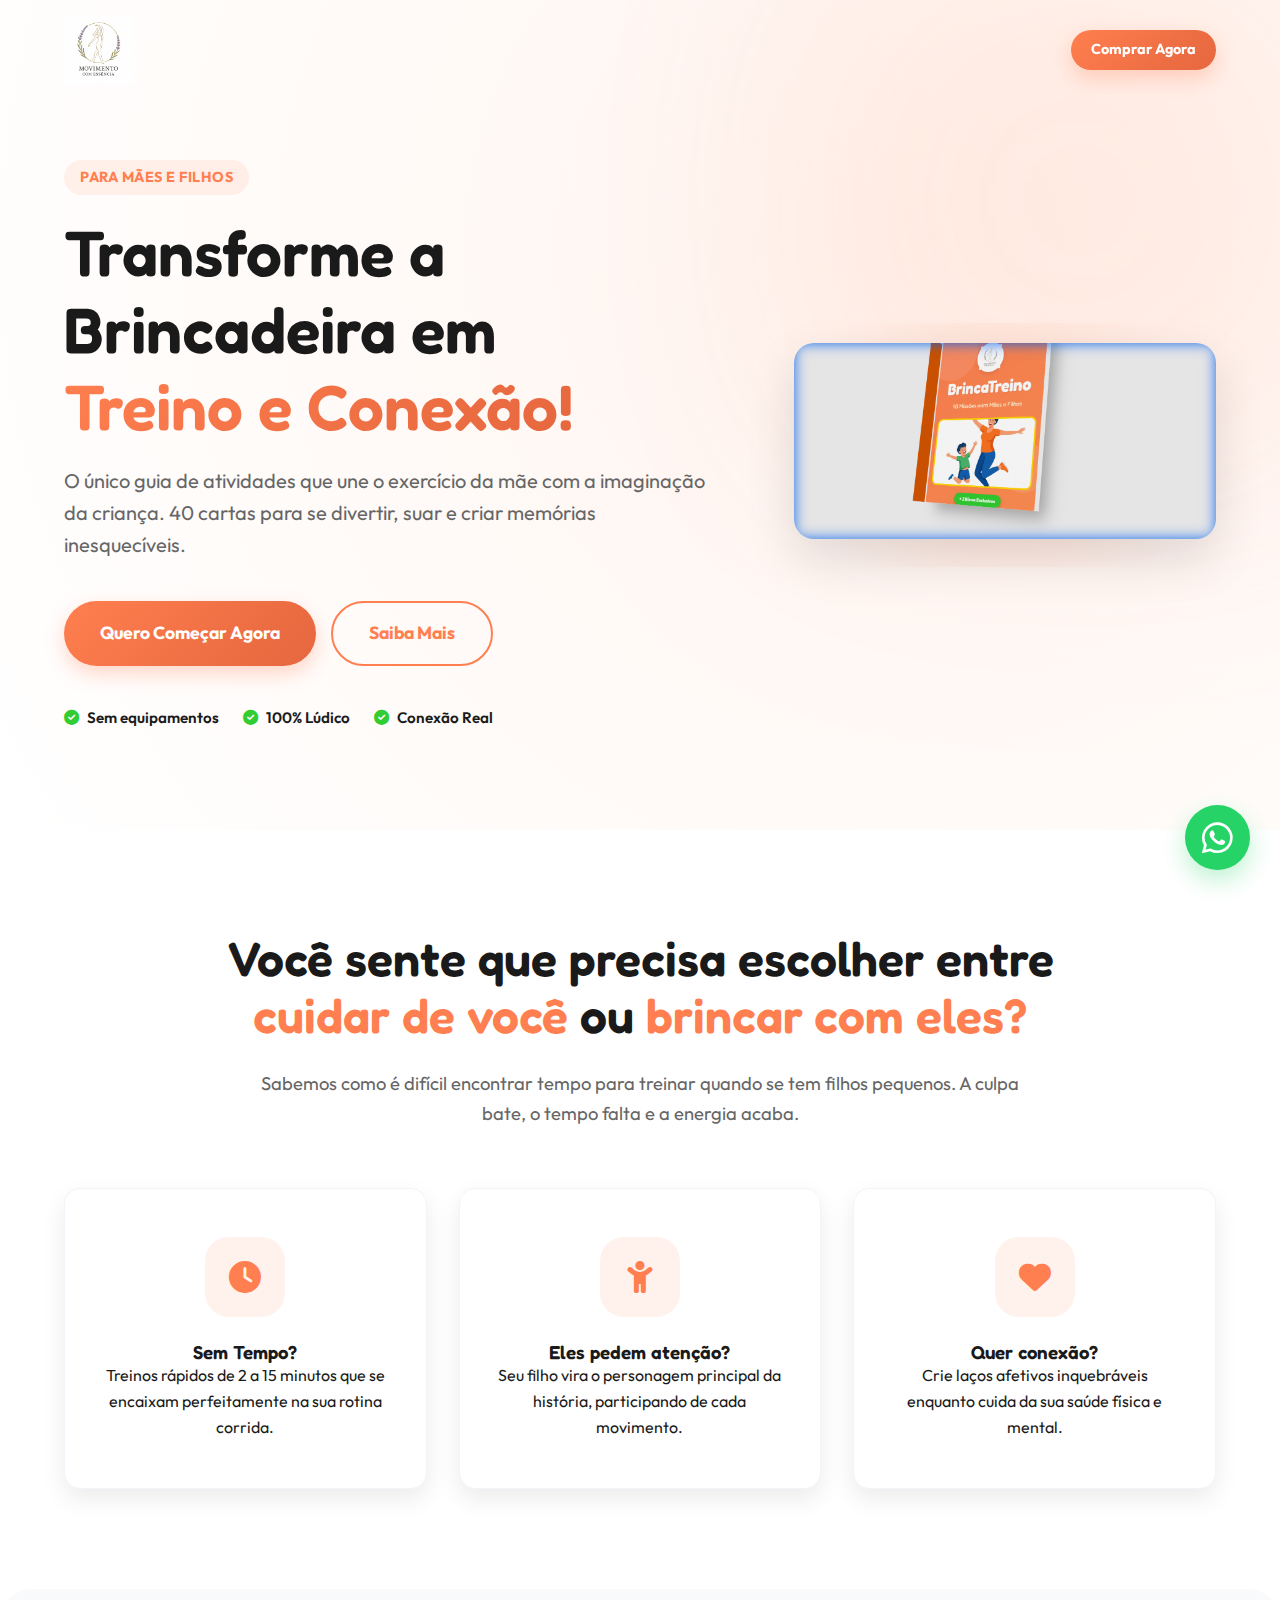
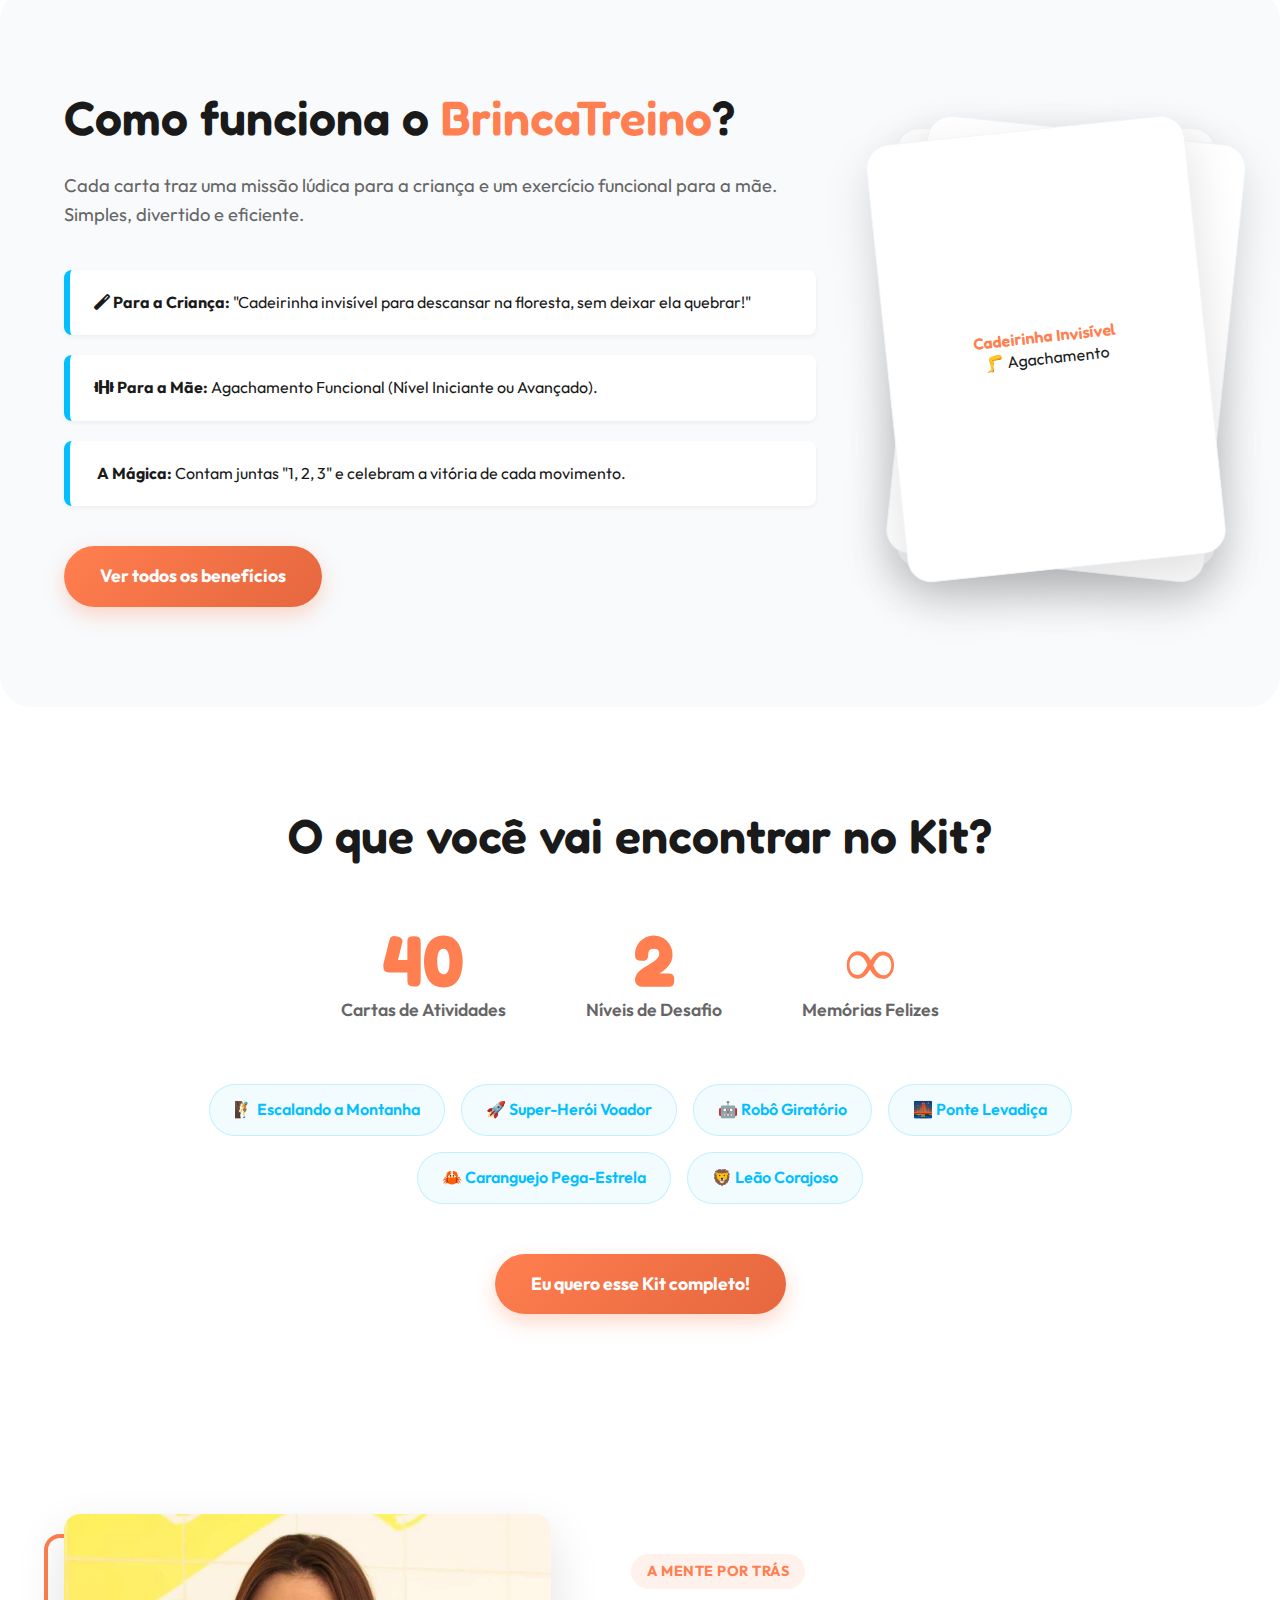
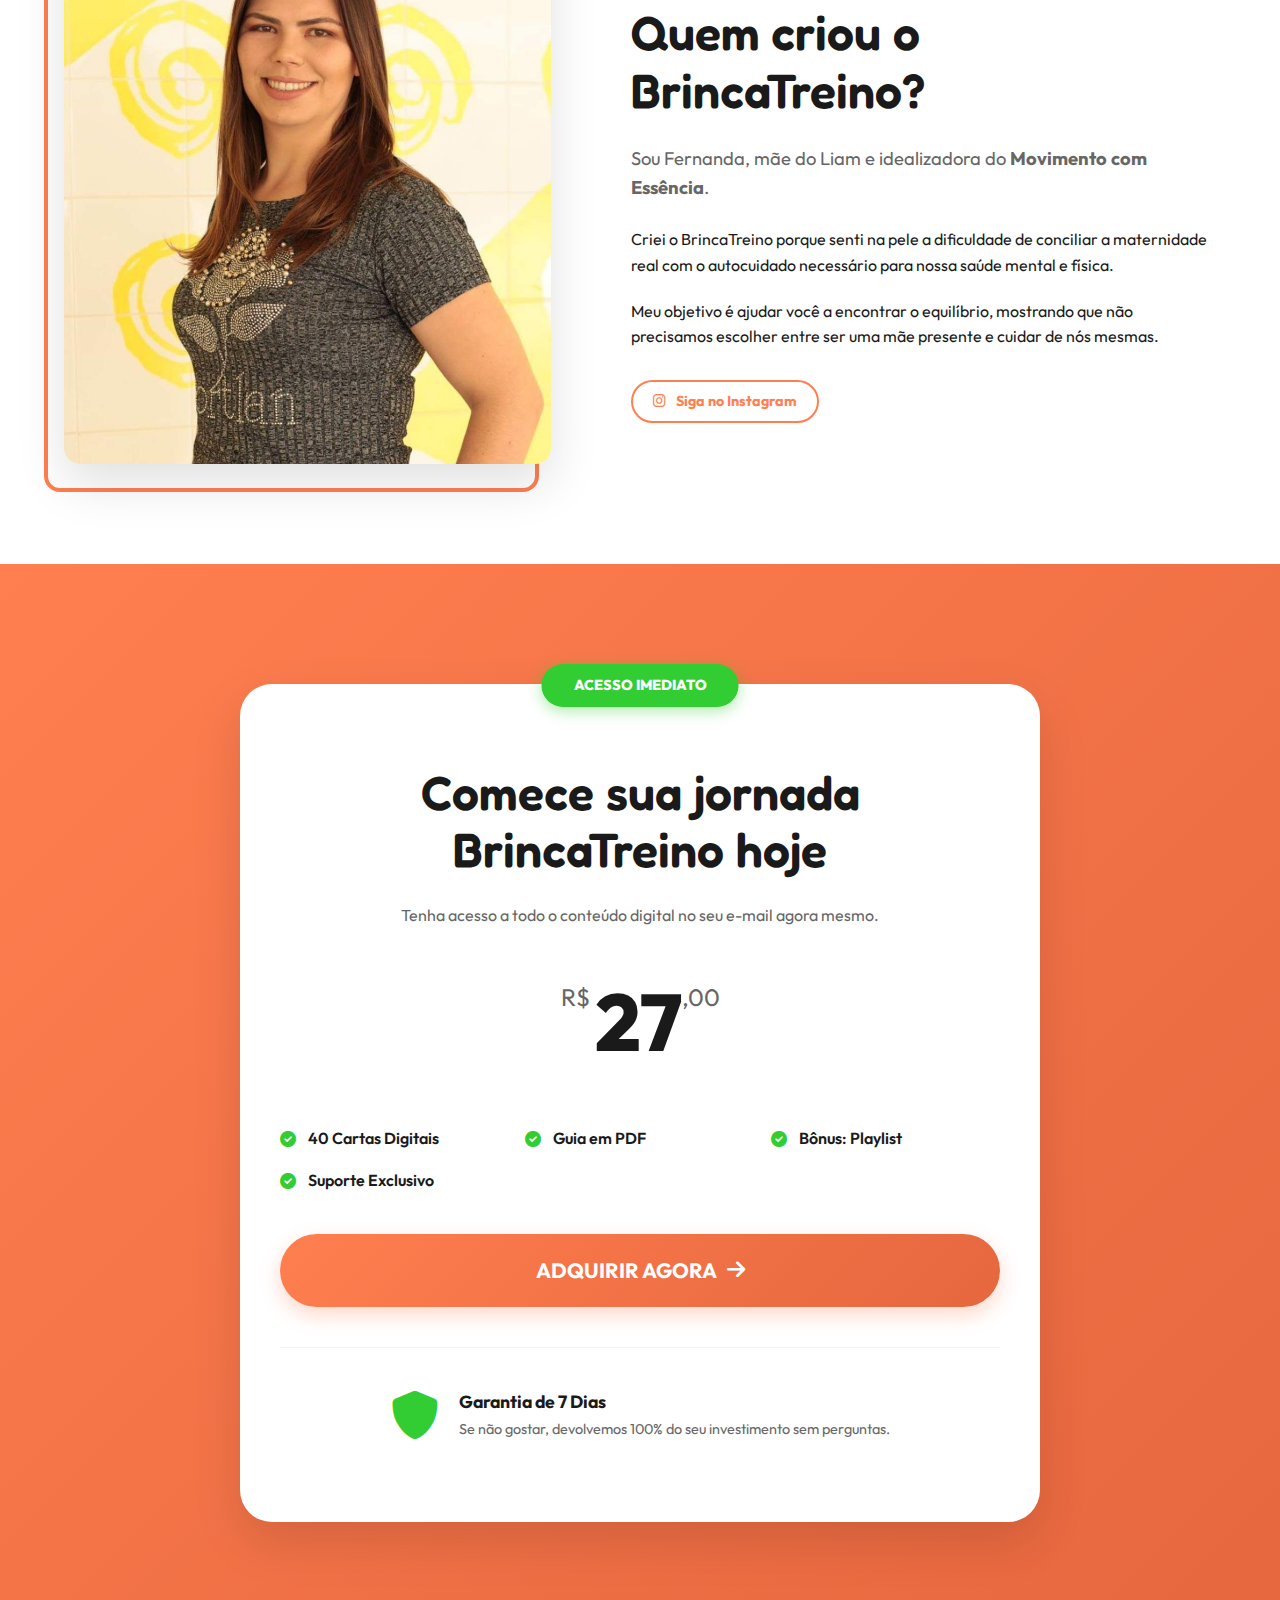
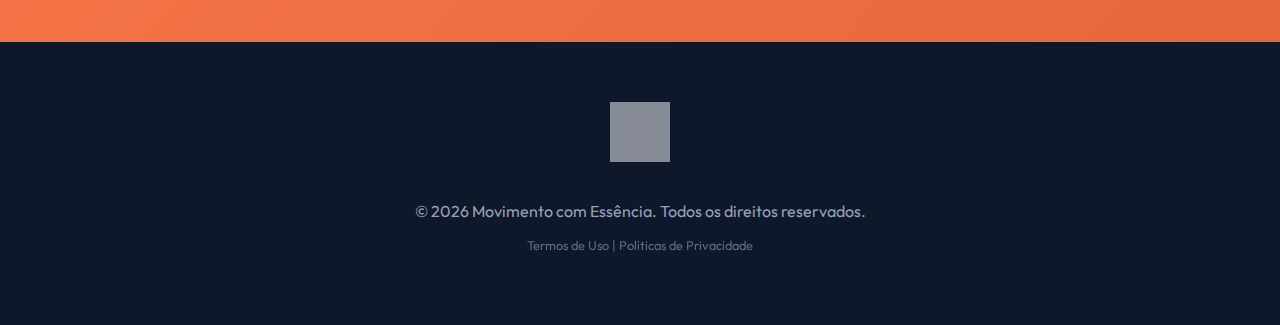
<file: index.html>
<!DOCTYPE html>
<html lang="pt-BR">

<head>
    <meta charset="UTF-8">
    <meta name="viewport" content="width=device-width, initial-scale=1.0">
    <title>BrincaTreino - Movimento com Essência</title>
    <link rel="stylesheet" href="style.css">
    <link
        href="https://fonts.googleapis.com/css2?family=Outfit:wght@300;400;600;700&family=Fredoka:wght@400;600&display=swap"
        rel="stylesheet">
    <link rel="stylesheet" href="https://cdnjs.cloudflare.com/ajax/libs/font-awesome/6.0.0/css/all.min.css">
</head>

<body>

    <!-- Navigation -->
    <nav class="navbar" id="navbar">
        <div class="container nav-content">
            <img src="./assets/logo.png" alt="Movimento com Essência" class="logo">
            <a href="#offer" class="btn btn-sm btn-primary">Comprar Agora</a>
        </div>
    </nav>

    <!-- Hero Section -->
    <header class="hero">
        <div class="container">
            <div class="row">
                <div class="hero-content">
                    <span class="badge">Para Mães e Filhos</span>
                    <h1>Transforme a Brincadeira em <br><span class="highlight">Treino e Conexão!</span></h1>
                    <p class="hero-sub">O único guia de atividades que une o exercício da mãe com a imaginação da
                        criança.
                        40 cartas para se divertir, suar e criar memórias inesquecíveis.</p>
                    <div style="display: flex; gap: 15px; flex-wrap: wrap;">
                        <a href="#offer" class="btn btn-primary pulse">Quero Começar Agora</a>
                        <a href="#como-funciona" class="btn btn-secondary">Saiba Mais</a>
                    </div>
                    <div class="hero-trust">
                        <span><i class="fas fa-check-circle"></i> Sem equipamentos</span>
                        <span><i class="fas fa-check-circle"></i> 100% Lúdico</span>
                        <span><i class="fas fa-check-circle"></i> Conexão Real</span>
                    </div>
                </div>
                <div class="hero-image">
                    <div class="image-wrapper">
                        <img src="./assets/product_cover.png" alt="Kit BrincaTreino"
                            style="width: 100%; max-width: 480px; height: auto; border-radius: 20px; box-shadow: var(--shadow-lg);">
                    </div>
                </div>
            </div>
        </div>
    </header>

    <!-- Problem/Solution Section -->
    <section class="section problem-solution">
        <div class="container text-center">
            <h2>Você sente que precisa escolher entre <br><span class="text-gradient">cuidar de você</span> ou <span
                    class="text-gradient">brincar com eles?</span></h2>
            <p class="section-desc">Sabemos como é difícil encontrar tempo para treinar quando se tem filhos pequenos. A
                culpa bate, o tempo falta e a energia acaba.</p>

            <div class="cards-grid">
                <div class="card-feature">
                    <div class="icon-box"><i class="fas fa-clock"></i></div>
                    <h3>Sem Tempo?</h3>
                    <p>Treinos rápidos de 2 a 15 minutos que se encaixam perfeitamente na sua rotina corrida.</p>
                </div>
                <div class="card-feature">
                    <div class="icon-box"><i class="fas fa-child"></i></div>
                    <h3>Eles pedem atenção?</h3>
                    <p>Seu filho vira o personagem principal da história, participando de cada movimento.</p>
                </div>
                <div class="card-feature">
                    <div class="icon-box"><i class="fas fa-heart"></i></div>
                    <h3>Quer conexão?</h3>
                    <p>Crie laços afetivos inquebráveis enquanto cuida da sua saúde física e mental.</p>
                </div>
            </div>
        </div>
    </section>

    <!-- Showcase Section -->
    <section class="section showcase" id="como-funciona">
        <div class="container">
            <div class="row" style="align-items: center;">
                <div class="col-text">
                    <h2>Como funciona o <span class="text-gradient">BrincaTreino</span>?</h2>
                    <p class="section-desc" style="margin-left:0; margin-bottom: 30px;">Cada carta traz uma missão
                        lúdica para a criança e um exercício funcional para a mãe. Simples, divertido e eficiente.</p>
                    <ul class="benefit-list">
                        <li>
                            <strong><i class="fas fa-magic"></i> Para a Criança:</strong>
                            "Cadeirinha invisível para descansar na floresta, sem deixar ela quebrar!"
                        </li>
                        <li>
                            <strong><i class="fas fa-dumbbell"></i> Para a Mãe:</strong>
                            Agachamento Funcional (Nível Iniciante ou Avançado).
                        </li>
                        <li>
                            <strong><i class="fas fa-sparkles"></i> A Mágica:</strong>
                            Contam juntas "1, 2, 3" e celebram a vitória de cada movimento.
                        </li>
                    </ul>
                    <a href="#offer" class="btn btn-primary">Ver todos os benefícios</a>
                </div>
                <div class="col-image" style="flex: 1; display: flex; justify-content: center;">
                    <div class="card-stack-mockup">
                        <div class="card-item card-3">
                            <h4 style="color: var(--accent);">Ponte Levadiça</h4>
                            <p>🌉 Elevação Pélvica</p>
                        </div>
                        <div class="card-item card-2">
                            <h4 style="color: var(--secondary);">Passo do Caranguejo</h4>
                            <p>🦀 Agachamento Sumô</p>
                        </div>
                        <div class="card-item card-1">
                            <h4 style="color: var(--primary);">Cadeirinha Invisível</h4>
                            <p>🦵 Agachamento</p>
                        </div>
                    </div>
                </div>
            </div>
        </div>
    </section>

    <!-- Content Preview -->
    <section class="section preview">
        <div class="container text-center">
            <h2>O que você vai encontrar no Kit?</h2>
            <div class="preview-grid">
                <div class="preview-item">
                    <span class="preview-number">40</span>
                    <span class="preview-label">Cartas de Atividades</span>
                </div>
                <div class="preview-item">
                    <span class="preview-number">2</span>
                    <span class="preview-label">Níveis de Desafio</span>
                </div>
                <div class="preview-item">
                    <span class="preview-number">∞</span>
                    <span class="preview-label">Memórias Felizes</span>
                </div>
            </div>

            <div class="tags">
                <span>🧗 Escalando a Montanha</span>
                <span>🚀 Super-Herói Voador</span>
                <span>🤖 Robô Giratório</span>
                <span>🌉 Ponte Levadiça</span>
                <span>🦀 Caranguejo Pega-Estrela</span>
                <span>🦁 Leão Corajoso</span>
            </div>

            <div style="margin-top: 50px;">
                <a href="#offer" class="btn btn-primary pulse">Eu quero esse Kit completo!</a>
            </div>
        </div>
    </section>

    <!-- About Section -->
    <section class="section about">
        <div class="container">
            <div class="about-grid">
                <div class="about-img">
                    <img src="./assets/fernanda_photo.jpg" alt="Fernanda - Fundadora">
                </div>
                <div class="about-text">
                    <span class="badge">A Mente por Trás</span>
                    <h2 style="margin-top: 15px;">Quem criou o BrincaTreino?</h2>
                    <p class="section-desc" style="margin-left: 0; margin-bottom: 25px;">Sou Fernanda, mãe do Liam e
                        idealizadora do <strong>Movimento com Essência</strong>.</p>
                    <p style="margin-bottom: 20px;">Criei o BrincaTreino porque senti na pele a dificuldade de conciliar
                        a maternidade real com o autocuidado necessário para nossa saúde mental e física.</p>
                    <p>Meu objetivo é ajudar você a encontrar o equilíbrio, mostrando que não precisamos escolher entre
                        ser uma mãe presente e cuidar de nós mesmas.</p>
                    <div style="margin-top: 30px;">
                        <a href="https://instagram.com/movimentocomessencia" target="_blank"
                            class="btn btn-secondary btn-sm">
                            <i class="fab fa-instagram"></i> Siga no Instagram
                        </a>
                    </div>
                </div>
            </div>
        </div>
    </section>

    <!-- Pricing/Offer -->
    <section class="section offer" id="offer">
        <div class="container">
            <div class="offer-box">
                <span class="best-value">Acesso Imediato</span>
                <h2 style="color: var(--text);">Comece sua jornada BrincaTreino hoje</h2>
                <p style="color: var(--text-muted); margin-bottom: 20px;">Tenha acesso a todo o conteúdo digital no seu
                    e-mail agora mesmo.</p>

                <div class="price">
                    <span class="currency">R$</span>
                    <span class="amount" style="font-weight: 800;">27</span>
                    <span class="cents">,00</span>
                </div>

                <ul class="offer-features">
                    <li><i class="fas fa-check-circle"></i> 40 Cartas Digitais</li>
                    <li><i class="fas fa-check-circle"></i> Guia em PDF</li>
                    <li><i class="fas fa-check-circle"></i> Bônus: Playlist</li>
                    <li><i class="fas fa-check-circle"></i> Suporte Exclusivo</li>
                </ul>

                <a href="https://pay.kiwify.com.br/qS3aO6u" class="btn btn-primary"
                    style="width: 100%; padding: 20px; font-size: 1.3rem;">
                    ADQUIRIR AGORA <i class="fas fa-arrow-right"></i>
                </a>

                <div class="guarantee-box">
                    <div
                        style="display: flex; align-items: center; gap: 20px; justify-content: center; text-align: left;">
                        <i class="fas fa-shield-alt" style="font-size: 3rem; color: var(--accent);"></i>
                        <div>
                            <strong style="display: block; font-size: 1.1rem;">Garantia de 7 Dias</strong>
                            <span style="font-size: 0.9rem; color: var(--text-muted);">Se não gostar, devolvemos 100% do
                                seu investimento sem perguntas.</span>
                        </div>
                    </div>
                </div>
            </div>
        </div>
    </section>

    <!-- Modal de Cadastro -->
    <div id="leadModal" class="modal">
        <div class="modal-content">
            <span class="close-modal">&times;</span>
            <div class="modal-header">
                <h2>Quase lá! 🚀</h2>
                <p>Preencha os dados abaixo para continuar para o pagamento seguro.</p>
            </div>
            <form id="leadForm">
                <div class="form-group">
                    <label for="name">Seu Nome</label>
                    <input type="text" id="name" placeholder="Ex: Maria Silva" required>
                </div>
                <div class="form-group">
                    <label for="whatsapp">WhatsApp</label>
                    <input type="tel" id="whatsapp" placeholder="(00) 00000-0000" required>
                </div>
                <button type="submit" class="btn btn-primary" style="width: 100%; margin-top: 10px;">
                    CONTINUAR PARA O CHECKOUT <i class="fas fa-arrow-right"></i>
                </button>
                <p class="form-privacy">🔒 Seus dados estão seguros conosco.</p>
            </form>
        </div>
    </div>

    <!-- Footer -->
    <footer>
        <div class="container">
            <img src="./assets/logo.png" alt="Logo"
                style="height: 60px; filter: brightness(0) invert(1); opacity: 0.5; margin-bottom: 30px;">
            <p>&copy; 2026 Movimento com Essência. Todos os direitos reservados.</p>
            <p style="font-size: 0.8rem; opacity: 0.6;">Termos de Uso | Políticas de Privacidade</p>
        </div>
    </footer>

    <script>
        // Navbar glass effect on scroll
        const navbar = document.getElementById('navbar');
        window.onscroll = function () {
            if (window.pageYOffset > 50) {
                navbar.classList.add('scrolled');
            } else {
                navbar.classList.remove('scrolled');
            }
        };

        // Smooth scroll for anchors
        document.querySelectorAll('a[href^="#"]').forEach(anchor => {
            anchor.addEventListener('click', function (e) {
                e.preventDefault();
                document.querySelector(this.getAttribute('href')).scrollIntoView({
                    behavior: 'smooth'
                });
            });
        });

        // Modal Logic
        const modal = document.getElementById('leadModal');
        const closeModal = document.querySelector('.close-modal');
        const leadForm = document.getElementById('leadForm');
        const checkoutBtns = document.querySelectorAll('a[href*="kiwify"]');

        let targetUrl = "";

        checkoutBtns.forEach(btn => {
            btn.addEventListener('click', function (e) {
                e.preventDefault();
                targetUrl = this.getAttribute('href');
                modal.style.display = 'flex';
            });
        });

        closeModal.onclick = () => modal.style.display = 'none';
        window.onclick = (e) => { if (e.target == modal) modal.style.display = 'none'; };

        leadForm.onsubmit = function (e) {
            e.preventDefault();
            const submitBtn = this.querySelector('button');
            submitBtn.disabled = true;
            submitBtn.innerHTML = '<i class="fas fa-spinner fa-spin"></i> SALVANDO...';

            const name = document.getElementById('name').value;
            const whatsapp = document.getElementById('whatsapp').value;
            const date = new Date().toLocaleString('pt-BR');

            // URL do seu Google Apps Script
            const webhookUrl = "https://script.google.com/macros/s/AKfycbw_-tvTQyRbLgr-gc93F9FZ17b7c42u6fpCqGHt8l6TrKKzQrRnfW4uJazw2SmK2Lckjw/exec";

            const data = { name, whatsapp, date };

            fetch(webhookUrl, {
                method: 'POST',
                mode: 'no-cors',
                headers: { 'Content-Type': 'application/json' },
                body: JSON.stringify(data)
            }).then(() => {
                window.location.href = targetUrl + "?name=" + encodeURIComponent(name);
            }).catch(err => {
                console.error("Erro ao salvar lead:", err);
                window.location.href = targetUrl + "?name=" + encodeURIComponent(name);
            });
        };

        // WhatsApp Mask
        const whatsappInput = document.getElementById('whatsapp');
        whatsappInput.addEventListener('input', (e) => {
            let value = e.target.value.replace(/\D/g, '');
            if (value.length > 11) value = value.slice(0, 11);

            if (value.length > 10) {
                value = value.replace(/^(\d{2})(\d{5})(\d{4}).*/, '($1) $2-$3');
            } else if (value.length > 6) {
                value = value.replace(/^(\d{2})(\d{4})(\d{0,4}).*/, '($1) $2-$3');
            } else if (value.length > 2) {
                value = value.replace(/^(\d{2})(\d{0,5})/, '($1) $2');
            } else if (value.length > 0) {
                value = value.replace(/^(\d*)/, '($1');
            }
            e.target.value = value;
        });
    </script>

    <!-- Floating WhatsApp Button -->
    <a href="https://wa.me/5541995151516" class="whatsapp-float" target="_blank" aria-label="Falar no WhatsApp">
        <i class="fab fa-whatsapp"></i>
        <span class="whatsapp-tooltip">Dúvidas? Fale comigo!</span>
    </a>

</body>

</html>
</file>
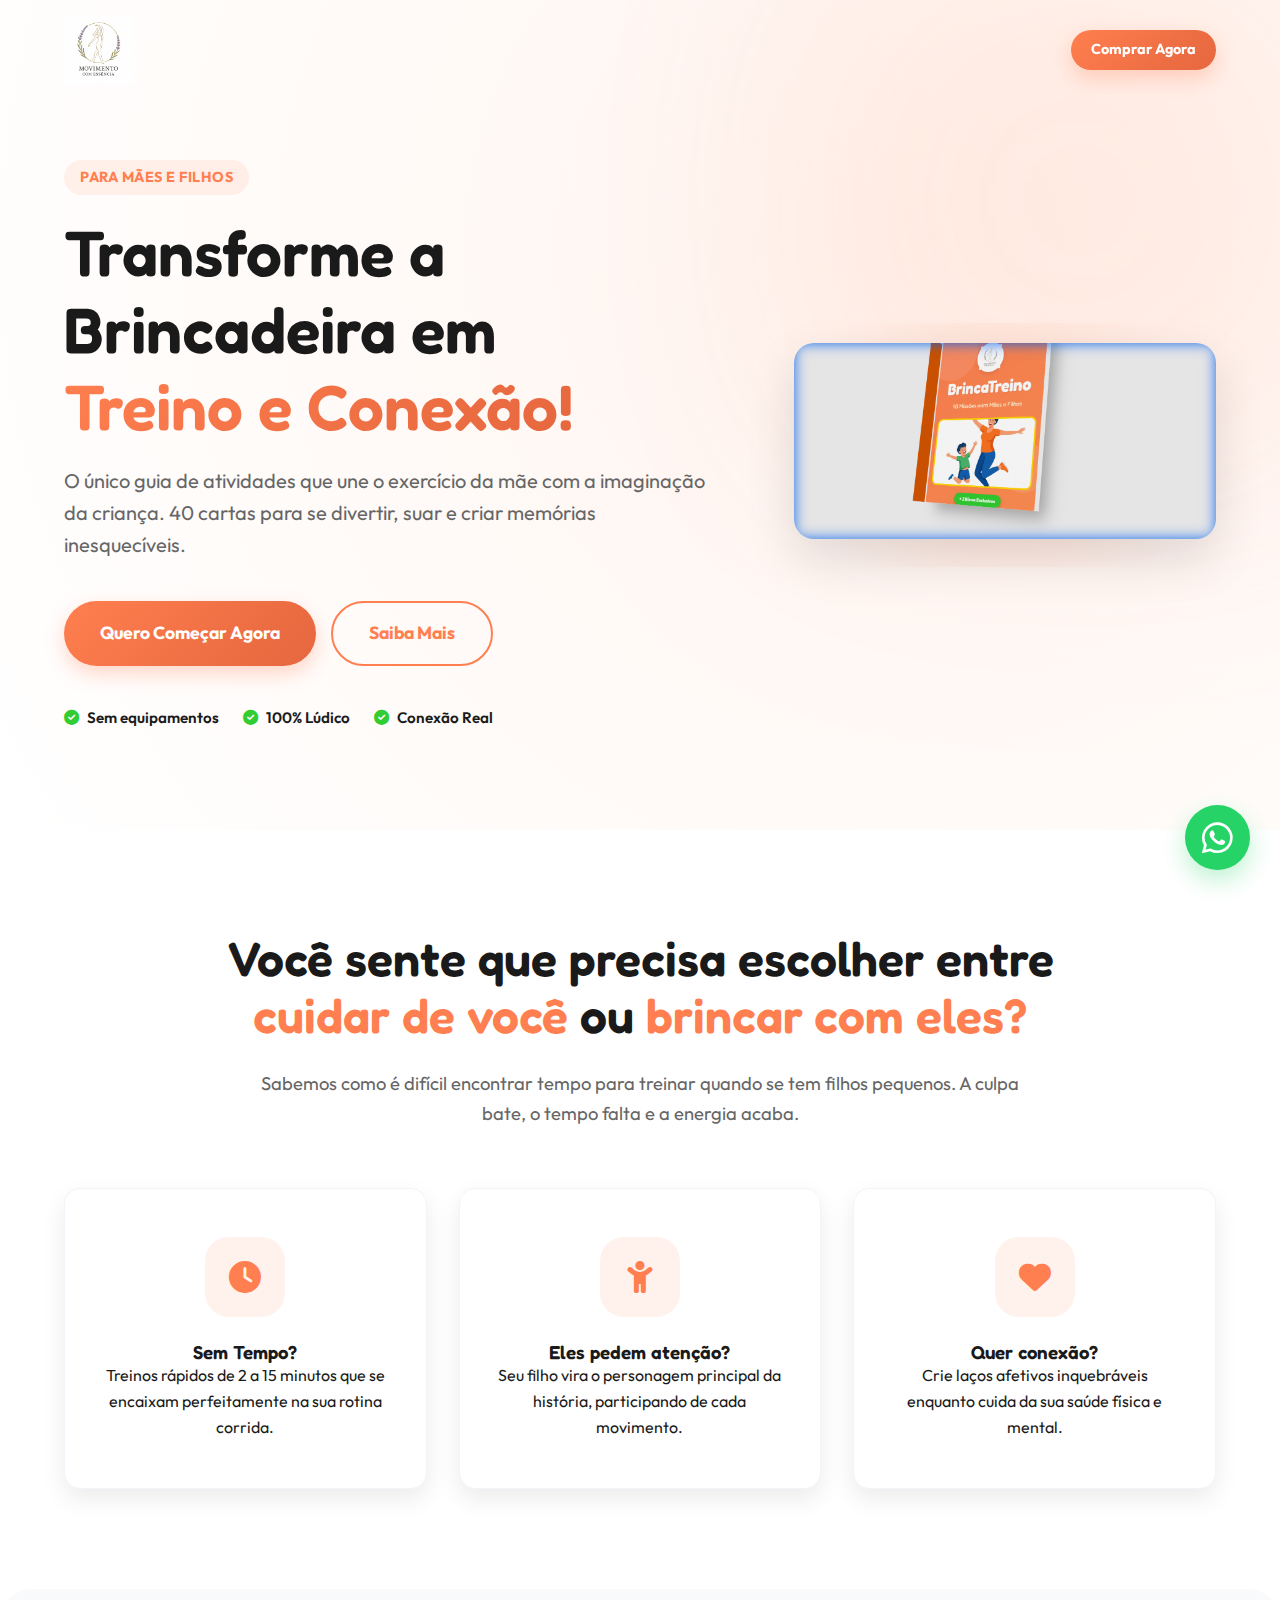
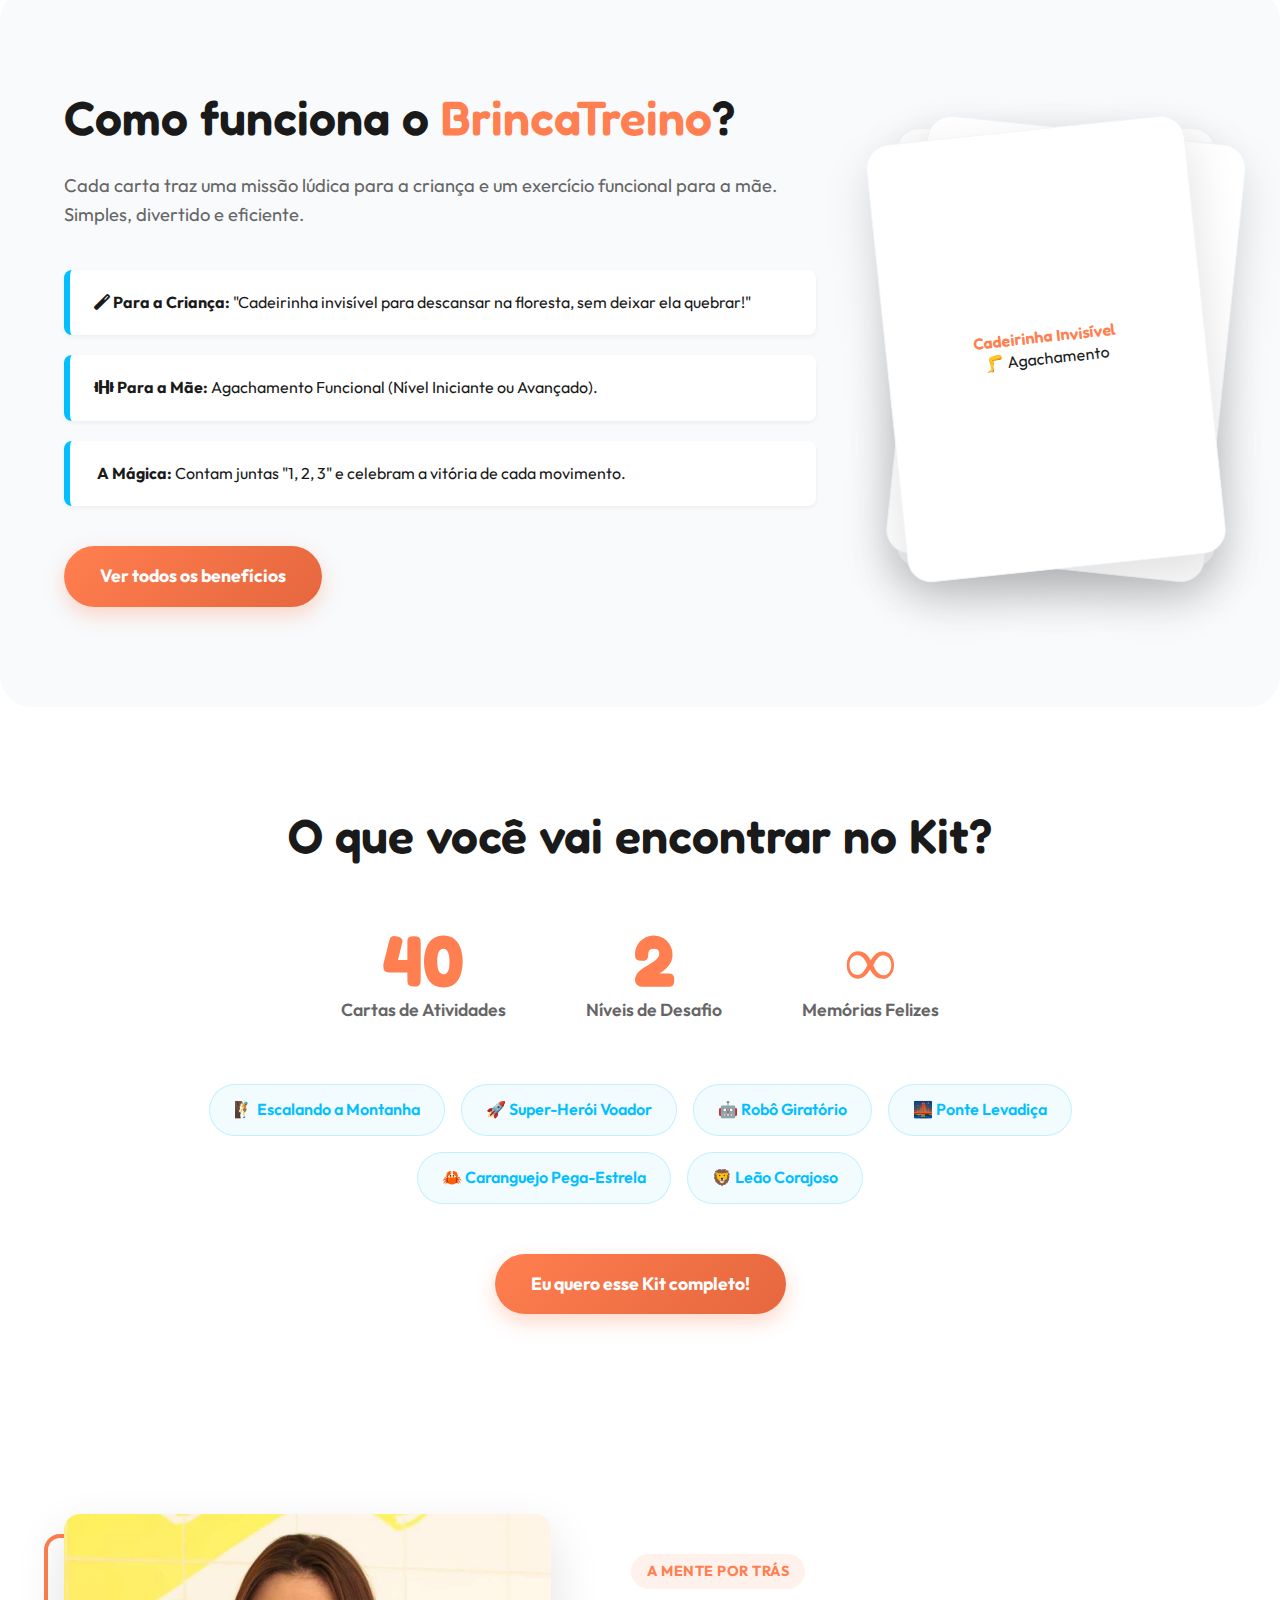
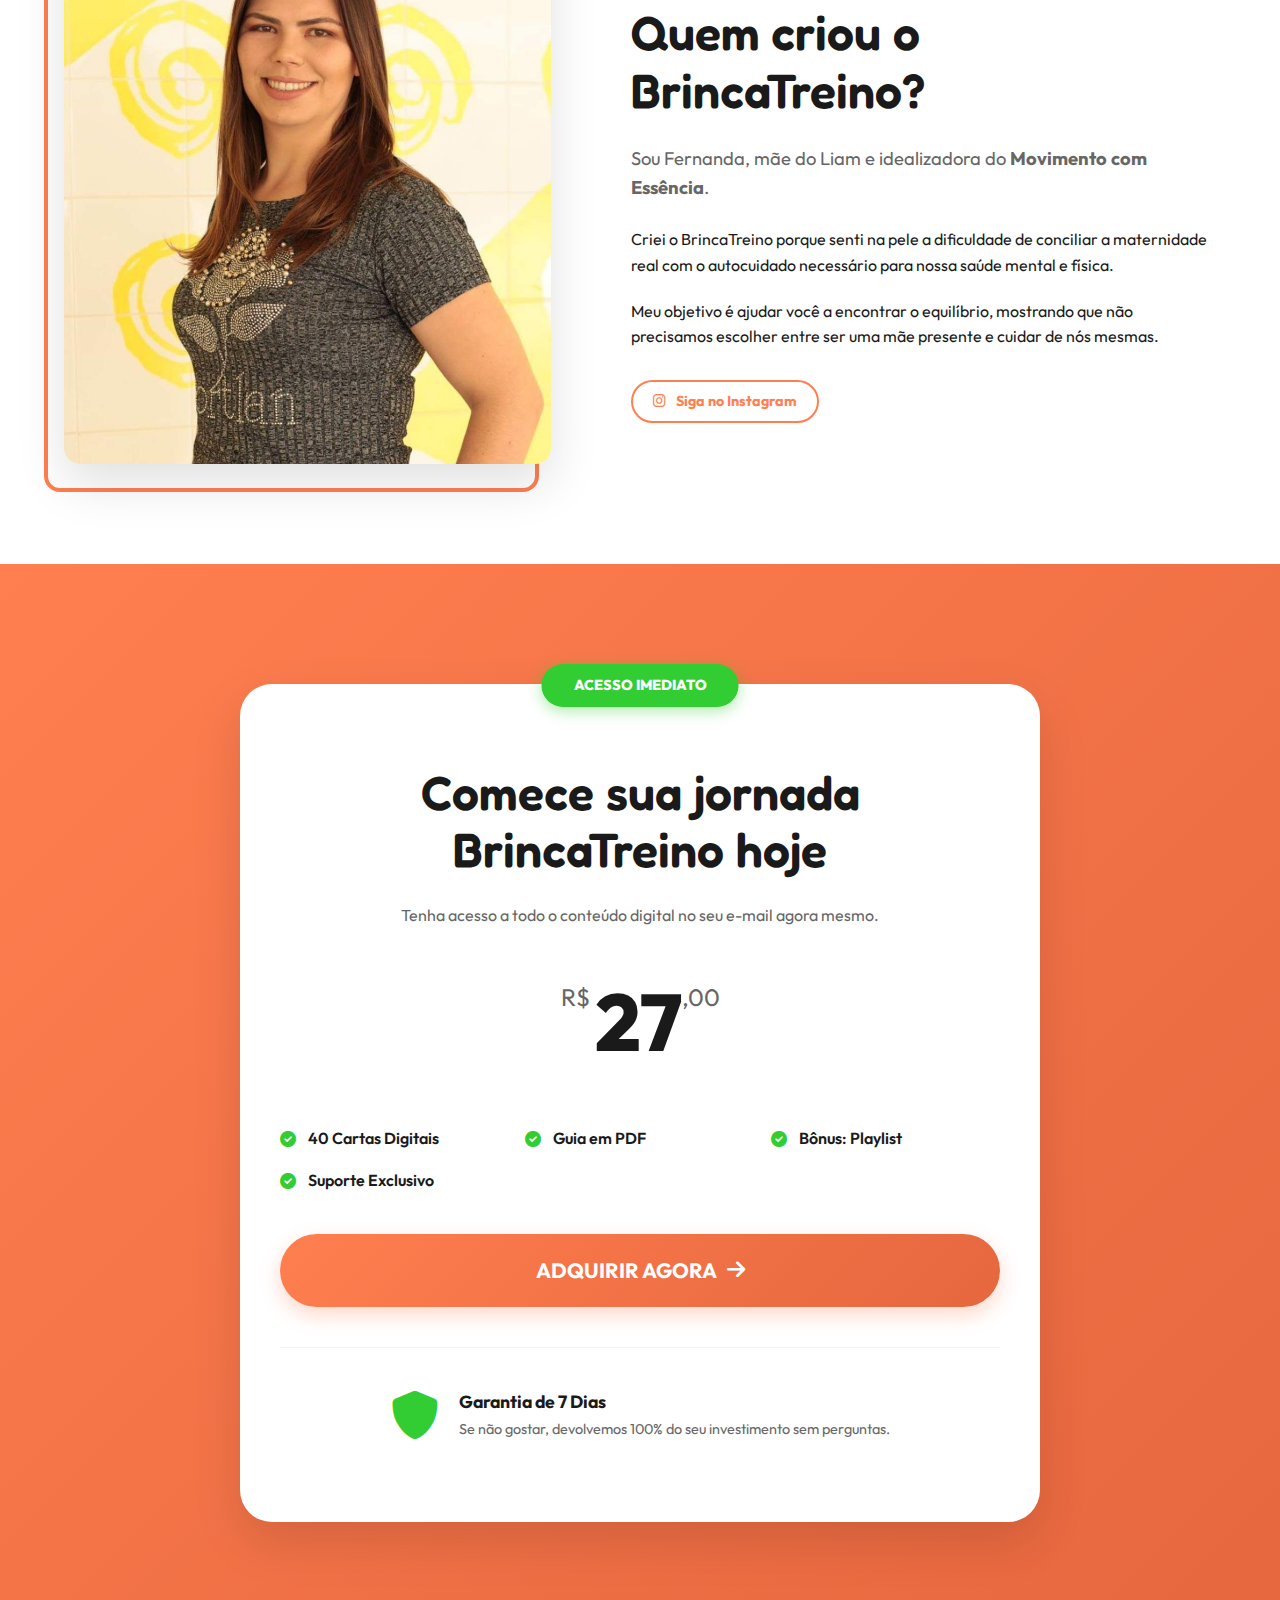
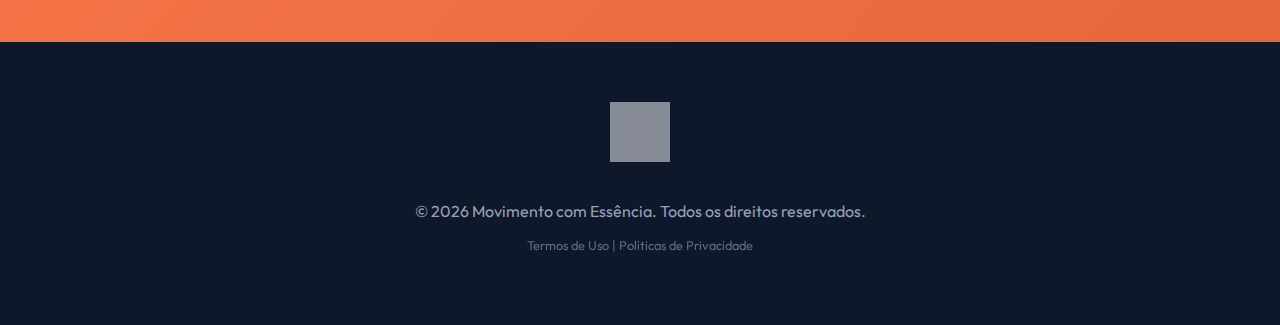
<file: BRINCATREINO_LP/index.html>
<!DOCTYPE html>
<html lang="pt-BR">

<head>
    <meta charset="UTF-8">
    <meta name="viewport" content="width=device-width, initial-scale=1.0">
    <title>BrincaTreino - Movimento com Essência</title>
    <link rel="stylesheet" href="style.css">
    <link
        href="https://fonts.googleapis.com/css2?family=Outfit:wght@300;400;600;700&family=Fredoka:wght@400;600&display=swap"
        rel="stylesheet">
    <link rel="stylesheet" href="https://cdnjs.cloudflare.com/ajax/libs/font-awesome/6.0.0/css/all.min.css">
</head>

<body>

    <!-- Navigation -->
    <nav class="navbar" id="navbar">
        <div class="container nav-content">
            <img src="./assets/logo.png" alt="Movimento com Essência" class="logo">
            <a href="#offer" class="btn btn-sm btn-primary">Comprar Agora</a>
        </div>
    </nav>

    <!-- Hero Section -->
    <header class="hero">
        <div class="container">
            <div class="row">
                <div class="hero-content">
                    <span class="badge">Para Mães e Filhos</span>
                    <h1>Transforme a Brincadeira em <br><span class="highlight">Treino e Conexão!</span></h1>
                    <p class="hero-sub">O único guia de atividades que une o exercício da mãe com a imaginação da
                        criança.
                        40 cartas para se divertir, suar e criar memórias inesquecíveis.</p>
                    <div style="display: flex; gap: 15px; flex-wrap: wrap;">
                        <a href="#offer" class="btn btn-primary pulse">Quero Começar Agora</a>
                        <a href="#como-funciona" class="btn btn-secondary">Saiba Mais</a>
                    </div>
                    <div class="hero-trust">
                        <span><i class="fas fa-check-circle"></i> Sem equipamentos</span>
                        <span><i class="fas fa-check-circle"></i> 100% Lúdico</span>
                        <span><i class="fas fa-check-circle"></i> Conexão Real</span>
                    </div>
                </div>
                <div class="hero-image">
                    <div class="image-wrapper">
                        <img src="./assets/product_cover.png" alt="Kit BrincaTreino"
                            style="width: 100%; max-width: 480px; height: auto; border-radius: 20px; box-shadow: var(--shadow-lg);">
                    </div>
                </div>
            </div>
        </div>
    </header>

    <!-- Problem/Solution Section -->
    <section class="section problem-solution">
        <div class="container text-center">
            <h2>Você sente que precisa escolher entre <br><span class="text-gradient">cuidar de você</span> ou <span
                    class="text-gradient">brincar com eles?</span></h2>
            <p class="section-desc">Sabemos como é difícil encontrar tempo para treinar quando se tem filhos pequenos. A
                culpa bate, o tempo falta e a energia acaba.</p>

            <div class="cards-grid">
                <div class="card-feature">
                    <div class="icon-box"><i class="fas fa-clock"></i></div>
                    <h3>Sem Tempo?</h3>
                    <p>Treinos rápidos de 2 a 15 minutos que se encaixam perfeitamente na sua rotina corrida.</p>
                </div>
                <div class="card-feature">
                    <div class="icon-box"><i class="fas fa-child"></i></div>
                    <h3>Eles pedem atenção?</h3>
                    <p>Seu filho vira o personagem principal da história, participando de cada movimento.</p>
                </div>
                <div class="card-feature">
                    <div class="icon-box"><i class="fas fa-heart"></i></div>
                    <h3>Quer conexão?</h3>
                    <p>Crie laços afetivos inquebráveis enquanto cuida da sua saúde física e mental.</p>
                </div>
            </div>
        </div>
    </section>

    <!-- Showcase Section -->
    <section class="section showcase" id="como-funciona">
        <div class="container">
            <div class="row" style="align-items: center;">
                <div class="col-text">
                    <h2>Como funciona o <span class="text-gradient">BrincaTreino</span>?</h2>
                    <p class="section-desc" style="margin-left:0; margin-bottom: 30px;">Cada carta traz uma missão
                        lúdica para a criança e um exercício funcional para a mãe. Simples, divertido e eficiente.</p>
                    <ul class="benefit-list">
                        <li>
                            <strong><i class="fas fa-magic"></i> Para a Criança:</strong>
                            "Cadeirinha invisível para descansar na floresta, sem deixar ela quebrar!"
                        </li>
                        <li>
                            <strong><i class="fas fa-dumbbell"></i> Para a Mãe:</strong>
                            Agachamento Funcional (Nível Iniciante ou Avançado).
                        </li>
                        <li>
                            <strong><i class="fas fa-sparkles"></i> A Mágica:</strong>
                            Contam juntas "1, 2, 3" e celebram a vitória de cada movimento.
                        </li>
                    </ul>
                    <a href="#offer" class="btn btn-primary">Ver todos os benefícios</a>
                </div>
                <div class="col-image" style="flex: 1; display: flex; justify-content: center;">
                    <div class="card-stack-mockup">
                        <div class="card-item card-3">
                            <h4 style="color: var(--accent);">Ponte Levadiça</h4>
                            <p>🌉 Elevação Pélvica</p>
                        </div>
                        <div class="card-item card-2">
                            <h4 style="color: var(--secondary);">Passo do Caranguejo</h4>
                            <p>🦀 Agachamento Sumô</p>
                        </div>
                        <div class="card-item card-1">
                            <h4 style="color: var(--primary);">Cadeirinha Invisível</h4>
                            <p>🦵 Agachamento</p>
                        </div>
                    </div>
                </div>
            </div>
        </div>
    </section>

    <!-- Content Preview -->
    <section class="section preview">
        <div class="container text-center">
            <h2>O que você vai encontrar no Kit?</h2>
            <div class="preview-grid">
                <div class="preview-item">
                    <span class="preview-number">40</span>
                    <span class="preview-label">Cartas de Atividades</span>
                </div>
                <div class="preview-item">
                    <span class="preview-number">2</span>
                    <span class="preview-label">Níveis de Desafio</span>
                </div>
                <div class="preview-item">
                    <span class="preview-number">∞</span>
                    <span class="preview-label">Memórias Felizes</span>
                </div>
            </div>

            <div class="tags">
                <span>🧗 Escalando a Montanha</span>
                <span>🚀 Super-Herói Voador</span>
                <span>🤖 Robô Giratório</span>
                <span>🌉 Ponte Levadiça</span>
                <span>🦀 Caranguejo Pega-Estrela</span>
                <span>🦁 Leão Corajoso</span>
            </div>

            <div style="margin-top: 50px;">
                <a href="#offer" class="btn btn-primary pulse">Eu quero esse Kit completo!</a>
            </div>
        </div>
    </section>

    <!-- About Section -->
    <section class="section about">
        <div class="container">
            <div class="about-grid">
                <div class="about-img">
                    <img src="./assets/fernanda_photo.jpg" alt="Fernanda - Fundadora">
                </div>
                <div class="about-text">
                    <span class="badge">A Mente por Trás</span>
                    <h2 style="margin-top: 15px;">Quem criou o BrincaTreino?</h2>
                    <p class="section-desc" style="margin-left: 0; margin-bottom: 25px;">Sou Fernanda, mãe do Liam e
                        idealizadora do <strong>Movimento com Essência</strong>.</p>
                    <p style="margin-bottom: 20px;">Criei o BrincaTreino porque senti na pele a dificuldade de conciliar
                        a maternidade real com o autocuidado necessário para nossa saúde mental e física.</p>
                    <p>Meu objetivo é ajudar você a encontrar o equilíbrio, mostrando que não precisamos escolher entre
                        ser uma mãe presente e cuidar de nós mesmas.</p>
                    <div style="margin-top: 30px;">
                        <a href="https://instagram.com/movimentocomessencia" target="_blank"
                            class="btn btn-secondary btn-sm">
                            <i class="fab fa-instagram"></i> Siga no Instagram
                        </a>
                    </div>
                </div>
            </div>
        </div>
    </section>

    <!-- Pricing/Offer -->
    <section class="section offer" id="offer">
        <div class="container">
            <div class="offer-box">
                <span class="best-value">Acesso Imediato</span>
                <h2 style="color: var(--text);">Comece sua jornada BrincaTreino hoje</h2>
                <p style="color: var(--text-muted); margin-bottom: 20px;">Tenha acesso a todo o conteúdo digital no seu
                    e-mail agora mesmo.</p>

                <div class="price">
                    <span class="currency">R$</span>
                    <span class="amount" style="font-weight: 800;">27</span>
                    <span class="cents">,00</span>
                </div>

                <ul class="offer-features">
                    <li><i class="fas fa-check-circle"></i> 40 Cartas Digitais</li>
                    <li><i class="fas fa-check-circle"></i> Guia em PDF</li>
                    <li><i class="fas fa-check-circle"></i> Bônus: Playlist</li>
                    <li><i class="fas fa-check-circle"></i> Suporte Exclusivo</li>
                </ul>

                <a href="https://pay.kiwify.com.br/qS3aO6u" class="btn btn-primary"
                    style="width: 100%; padding: 20px; font-size: 1.3rem;">
                    ADQUIRIR AGORA <i class="fas fa-arrow-right"></i>
                </a>

                <div class="guarantee-box">
                    <div
                        style="display: flex; align-items: center; gap: 20px; justify-content: center; text-align: left;">
                        <i class="fas fa-shield-alt" style="font-size: 3rem; color: var(--accent);"></i>
                        <div>
                            <strong style="display: block; font-size: 1.1rem;">Garantia de 7 Dias</strong>
                            <span style="font-size: 0.9rem; color: var(--text-muted);">Se não gostar, devolvemos 100% do
                                seu investimento sem perguntas.</span>
                        </div>
                    </div>
                </div>
            </div>
        </div>
    </section>

    <!-- Modal de Cadastro -->
    <div id="leadModal" class="modal">
        <div class="modal-content">
            <span class="close-modal">&times;</span>
            <div class="modal-header">
                <h2>Quase lá! 🚀</h2>
                <p>Preencha os dados abaixo para continuar para o pagamento seguro.</p>
            </div>
            <form id="leadForm">
                <div class="form-group">
                    <label for="name">Seu Nome</label>
                    <input type="text" id="name" placeholder="Ex: Maria Silva" required>
                </div>
                <div class="form-group">
                    <label for="whatsapp">WhatsApp</label>
                    <input type="tel" id="whatsapp" placeholder="(00) 00000-0000" required>
                </div>
                <button type="submit" class="btn btn-primary" style="width: 100%; margin-top: 10px;">
                    CONTINUAR PARA O CHECKOUT <i class="fas fa-arrow-right"></i>
                </button>
                <p class="form-privacy">🔒 Seus dados estão seguros conosco.</p>
            </form>
        </div>
    </div>

    <!-- Footer -->
    <footer>
        <div class="container">
            <img src="./assets/logo.png" alt="Logo"
                style="height: 60px; filter: brightness(0) invert(1); opacity: 0.5; margin-bottom: 30px;">
            <p>&copy; 2026 Movimento com Essência. Todos os direitos reservados.</p>
            <p style="font-size: 0.8rem; opacity: 0.6;">Termos de Uso | Políticas de Privacidade</p>
        </div>
    </footer>

    <script>
        // Navbar glass effect on scroll
        const navbar = document.getElementById('navbar');
        window.onscroll = function () {
            if (window.pageYOffset > 50) {
                navbar.classList.add('scrolled');
            } else {
                navbar.classList.remove('scrolled');
            }
        };

        // Smooth scroll for anchors
        document.querySelectorAll('a[href^="#"]').forEach(anchor => {
            anchor.addEventListener('click', function (e) {
                e.preventDefault();
                document.querySelector(this.getAttribute('href')).scrollIntoView({
                    behavior: 'smooth'
                });
            });
        });

        // Modal Logic
        const modal = document.getElementById('leadModal');
        const closeModal = document.querySelector('.close-modal');
        const leadForm = document.getElementById('leadForm');
        const checkoutBtns = document.querySelectorAll('a[href*="kiwify"]');

        let targetUrl = "";

        checkoutBtns.forEach(btn => {
            btn.addEventListener('click', function (e) {
                e.preventDefault();
                targetUrl = this.getAttribute('href');
                modal.style.display = 'flex';
            });
        });

        closeModal.onclick = () => modal.style.display = 'none';
        window.onclick = (e) => { if (e.target == modal) modal.style.display = 'none'; };

        leadForm.onsubmit = function (e) {
            e.preventDefault();
            const submitBtn = this.querySelector('button');
            submitBtn.disabled = true;
            submitBtn.innerHTML = '<i class="fas fa-spinner fa-spin"></i> SALVANDO...';

            const name = document.getElementById('name').value;
            const whatsapp = document.getElementById('whatsapp').value;
            const date = new Date().toLocaleString('pt-BR');

            // SUBSTITUA PELO SEU LINK DO APPS SCRIPT
            const webhookUrl = "COLE_SEU_LINK_AQUI";

            const data = { name, whatsapp, date };

            fetch(webhookUrl, {
                method: 'POST',
                mode: 'no-cors',
                headers: { 'Content-Type': 'application/json' },
                body: JSON.stringify(data)
            }).then(() => {
                window.location.href = targetUrl + "?name=" + encodeURIComponent(name);
            }).catch(err => {
                console.error("Erro ao salvar lead:", err);
                window.location.href = targetUrl + "?name=" + encodeURIComponent(name);
            });
        };

        // WhatsApp Mask
        const whatsappInput = document.getElementById('whatsapp');
        whatsappInput.addEventListener('input', (e) => {
            let value = e.target.value.replace(/\D/g, '');
            if (value.length > 11) value = value.slice(0, 11);

            if (value.length > 10) {
                value = value.replace(/^(\d{2})(\d{5})(\d{4}).*/, '($1) $2-$3');
            } else if (value.length > 6) {
                value = value.replace(/^(\d{2})(\d{4})(\d{0,4}).*/, '($1) $2-$3');
            } else if (value.length > 2) {
                value = value.replace(/^(\d{2})(\d{0,5})/, '($1) $2');
            } else if (value.length > 0) {
                value = value.replace(/^(\d*)/, '($1');
            }
            e.target.value = value;
        });
    </script>

    <!-- Floating WhatsApp Button -->
    <a href="https://wa.me/5541995151516" class="whatsapp-float" target="_blank" aria-label="Falar no WhatsApp">
        <i class="fab fa-whatsapp"></i>
        <span class="whatsapp-tooltip">Dúvidas? Fale comigo!</span>
    </a>

</body>

</html>
</file>
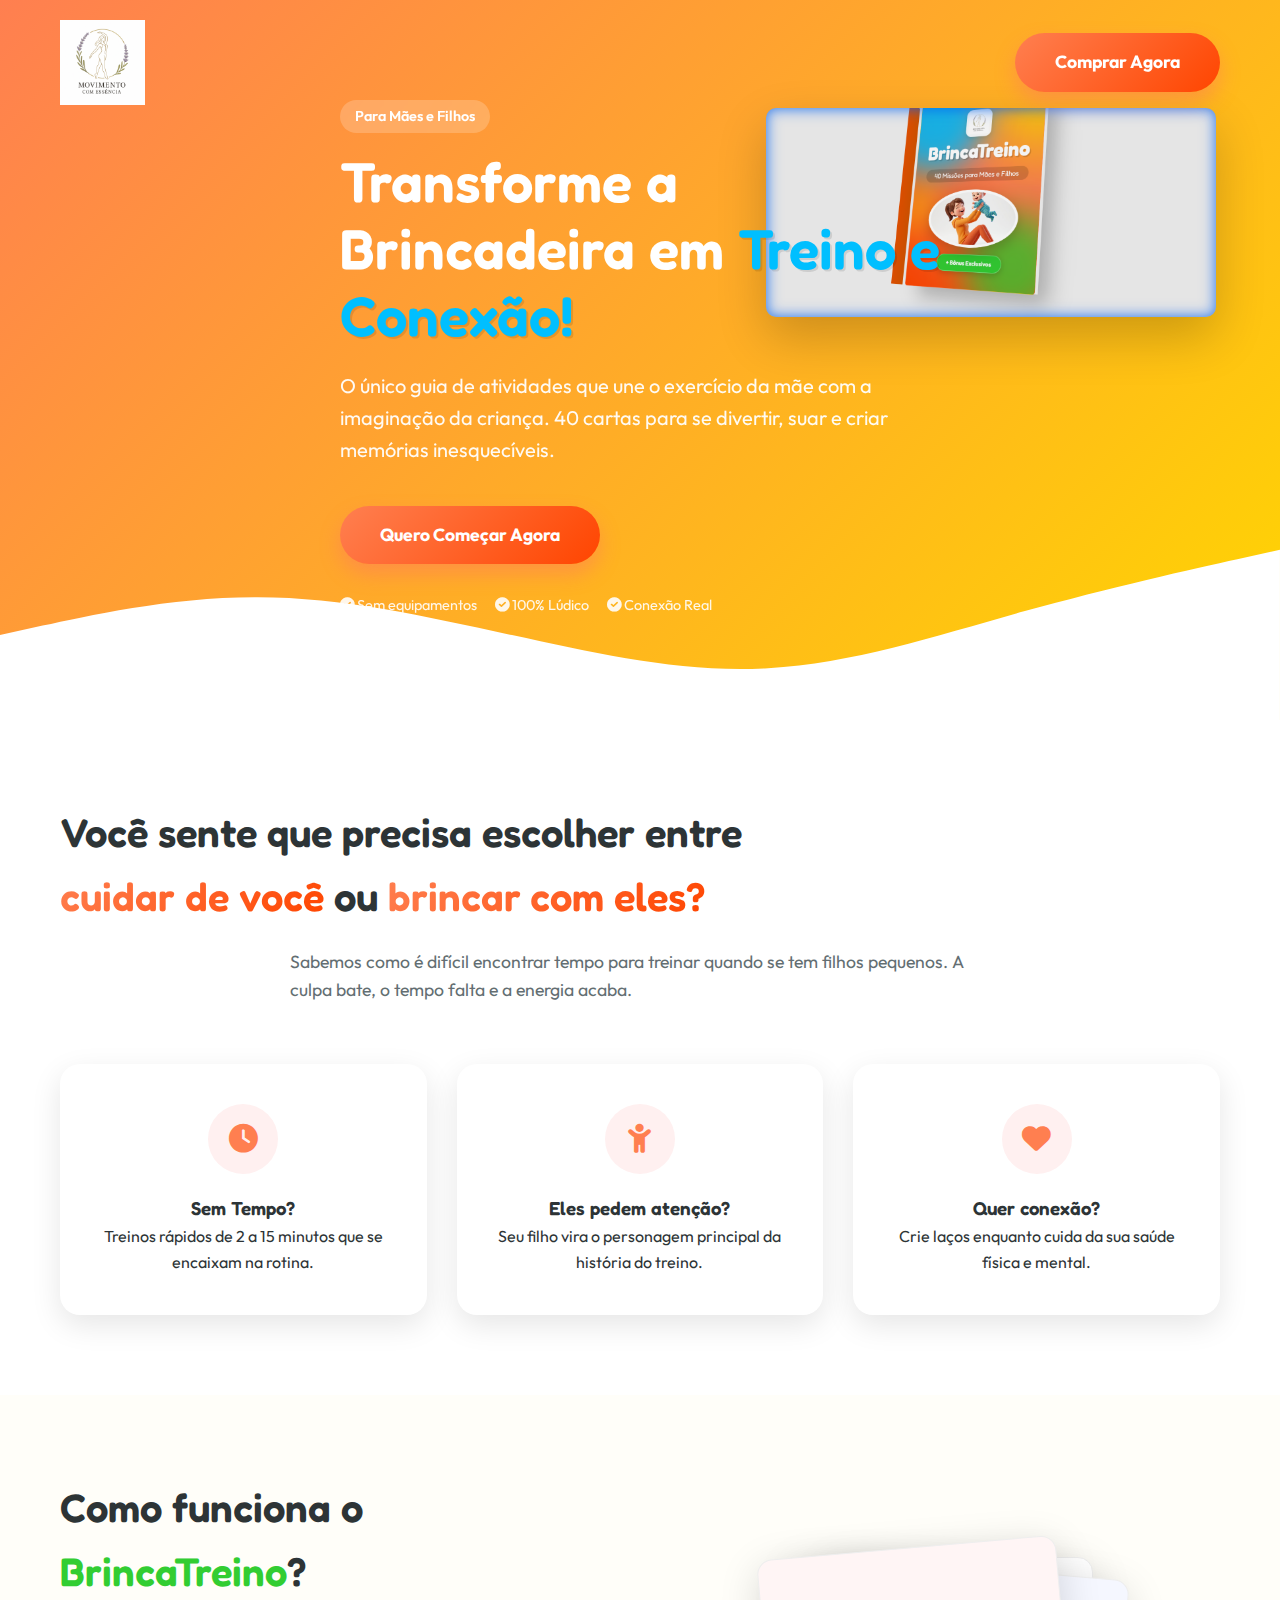
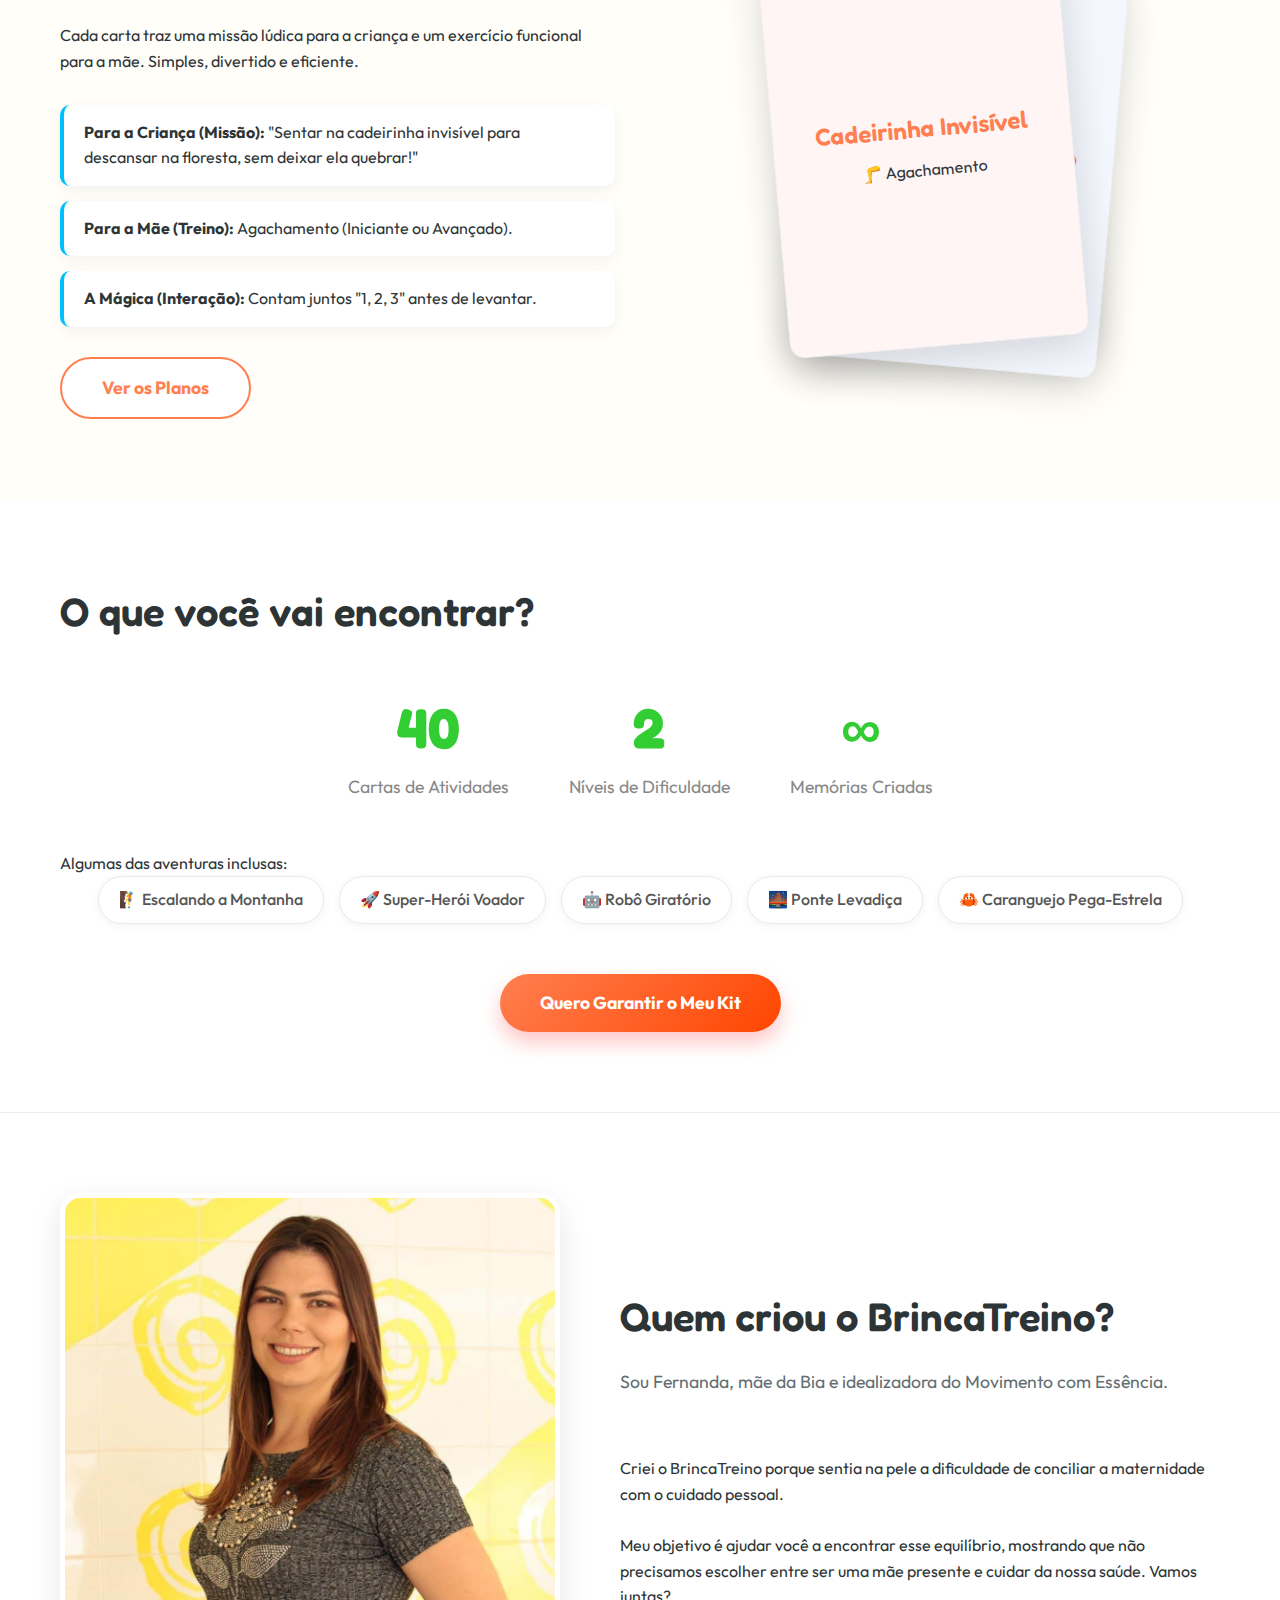
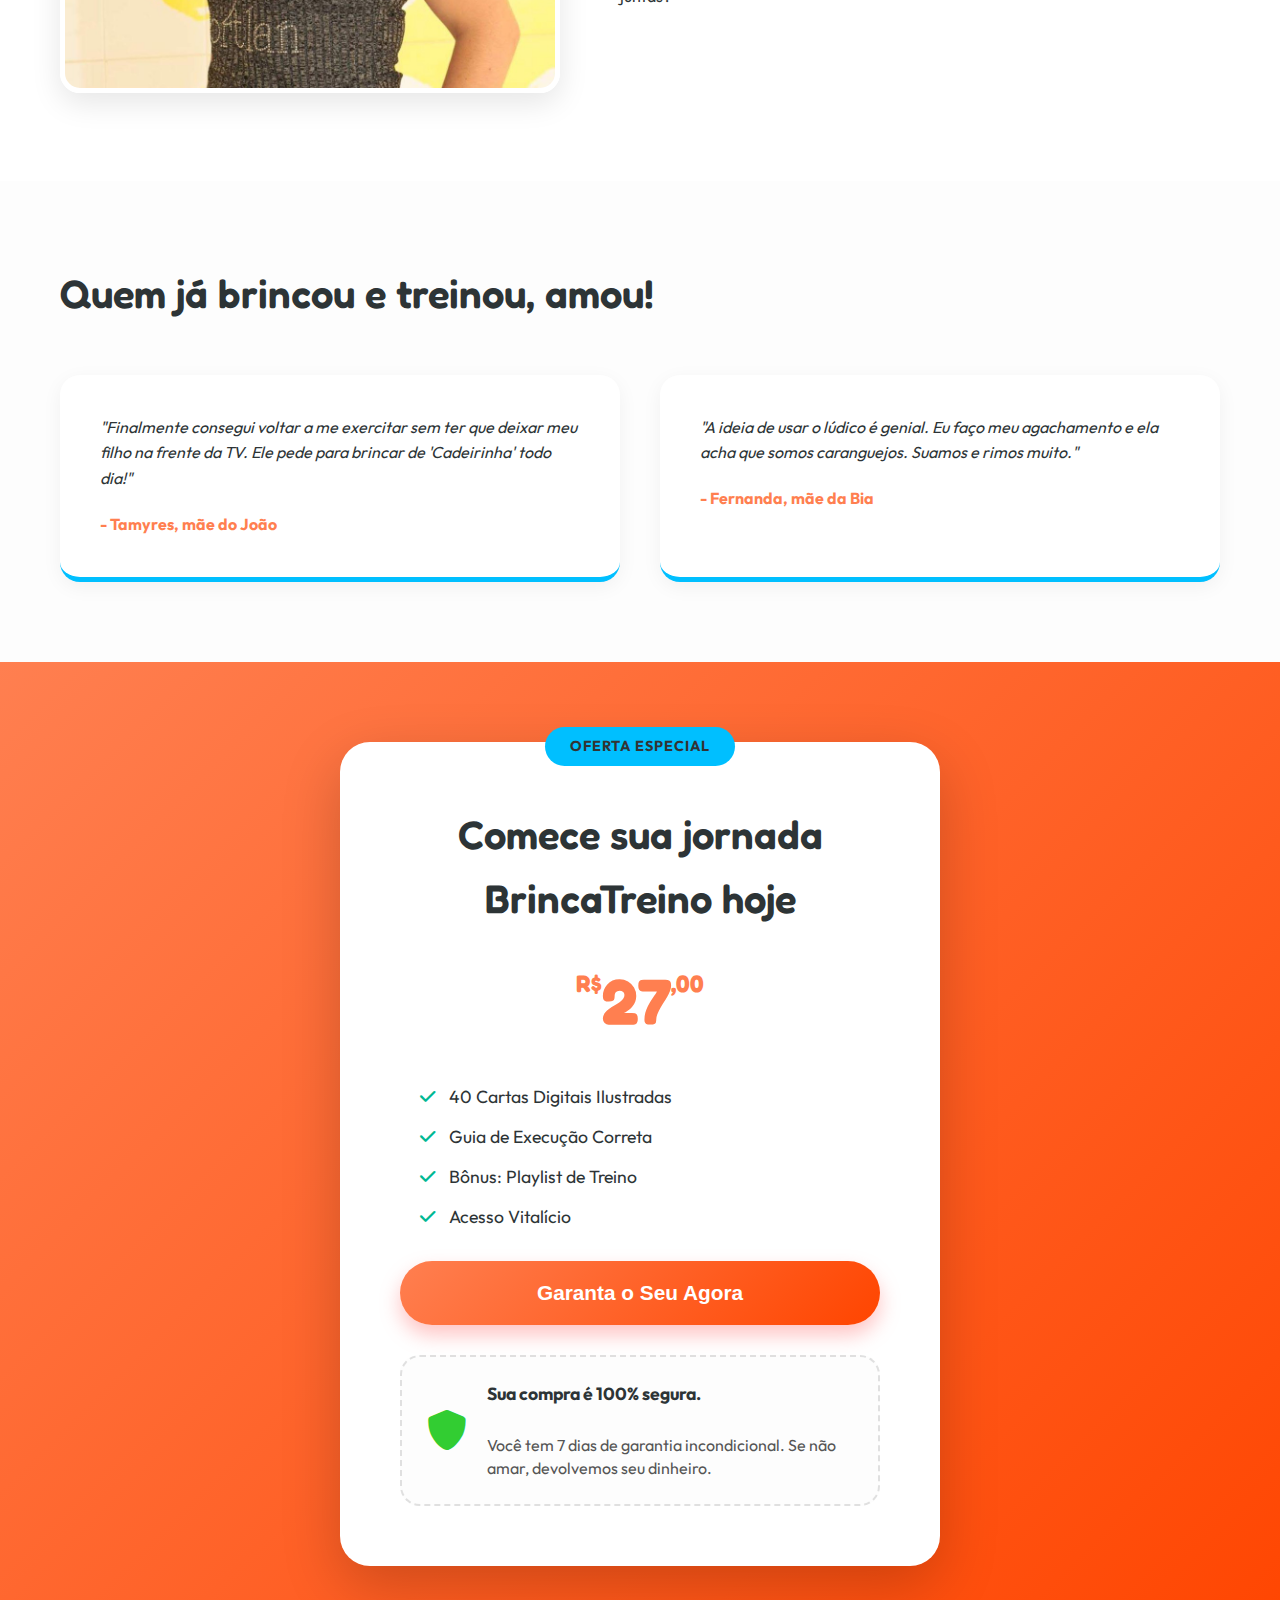
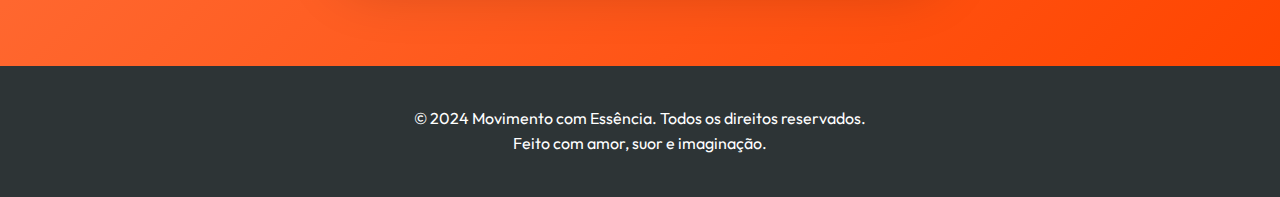
<file: BRINCATREINO_KIT_COMPLETO/LANDING_PAGE/index.html>
<!DOCTYPE html>
<html lang="pt-BR">

<head>
    <meta charset="UTF-8">
    <meta name="viewport" content="width=device-width, initial-scale=1.0">
    <title>BrincaTreino - Movimento com Essência</title>
    <link rel="stylesheet" href="style.css">
    <link
        href="https://fonts.googleapis.com/css2?family=Outfit:wght@300;400;600;700&family=Fredoka:wght@400;600&display=swap"
        rel="stylesheet">
    <link rel="stylesheet" href="https://cdnjs.cloudflare.com/ajax/libs/font-awesome/6.0.0/css/all.min.css">
</head>

<body>

    <!-- Navigation -->
    <nav class="navbar">
        <div class="container nav-content">
            <img src="./assets/logo.png" alt="Movimento com Essência" class="logo">
            <a href="#offer" class="btn btn-sm btn-primary">Comprar Agora</a>
        </div>
    </nav>

    <!-- Hero Section -->
    <header class="hero">
        <div class="container">
            <div class="hero-content">
                <span class="badge">Para Mães e Filhos</span>
                <h1>Transforme a Brincadeira em <span class="highlight">Treino e Conexão!</span></h1>
                <p class="hero-sub">O único guia de atividades que une o exercício da mãe com a imaginação da criança.
                    40 cartas para se divertir, suar e criar memórias inesquecíveis.</p>
                <a href="#offer" class="btn btn-primary pulse">Quero Começar Agora</a>
                <div class="hero-trust">
                    <span><i class="fas fa-check-circle"></i> Sem equipamentos</span>
                    <span><i class="fas fa-check-circle"></i> 100% Lúdico</span>
                    <span><i class="fas fa-check-circle"></i> Conexão Real</span>
                </div>
            </div>
            <div class="hero-image">
                <div class="image-wrapper" id="hero-img">
                    <img src="./assets/product_cover.png" alt="Kit BrincaTreino Capa"
                        style="width: 100%; height: auto; border-radius: 10px; box-shadow: 0 20px 50px rgba(0,0,0,0.2);">
                </div>
            </div>
        </div>
        <div class="wave-bottom">
            <svg viewBox="0 0 1440 320">
                <path fill="#ffffff" fill-opacity="1"
                    d="M0,224L48,213.3C96,203,192,181,288,181.3C384,181,480,203,576,224C672,245,768,267,864,261.3C960,256,1056,224,1152,197.3C1248,171,1344,149,1392,138.7L1440,128L1440,320L1392,320C1344,320,1248,320,1152,320C1056,320,960,320,864,320C768,320,672,320,576,320C480,320,384,320,288,320C192,320,96,320,48,320L0,320Z">
                </path>
            </svg>
        </div>
    </header>

    <!-- Problem/Solution Section -->
    <section class="section problem-solution">
        <div class="container text-center">
            <h2>Você sente que precisa escolher entre <br><span class="text-gradient">cuidar de você</span> ou <span
                    class="text-gradient">brincar com eles?</span></h2>
            <p class="section-desc">Sabemos como é difícil encontrar tempo para treinar quando se tem filhos pequenos. A
                culpa bate, o tempo falta e a energia acaba.</p>

            <div class="cards-grid">
                <div class="card-feature">
                    <div class="icon-box"><i class="fas fa-clock"></i></div>
                    <h3>Sem Tempo?</h3>
                    <p>Treinos rápidos de 2 a 15 minutos que se encaixam na rotina.</p>
                </div>
                <div class="card-feature">
                    <div class="icon-box"><i class="fas fa-child"></i></div>
                    <h3>Eles pedem atenção?</h3>
                    <p>Seu filho vira o personagem principal da história do treino.</p>
                </div>
                <div class="card-feature">
                    <div class="icon-box"><i class="fas fa-heart"></i></div>
                    <h3>Quer conexão?</h3>
                    <p>Crie laços enquanto cuida da sua saúde física e mental.</p>
                </div>
            </div>
        </div>
    </section>

    <!-- Showcase Section (Based on CSV) -->
    <section class="section showcase" id="como-funciona">
        <div class="container">
            <div class="row">
                <div class="col-text">
                    <h2>Como funciona o <span class="brand-name">BrincaTreino</span>?</h2>
                    <p>Cada carta traz uma missão lúdica para a criança e um exercício funcional para a mãe. Simples,
                        divertido e eficiente.</p>
                    <ul class="benefit-list">
                        <li><strong>Para a Criança (Missão):</strong> "Sentar na cadeirinha invisível para descansar na
                            floresta, sem deixar ela quebrar!"</li>
                        <li><strong>Para a Mãe (Treino):</strong> Agachamento (Iniciante ou Avançado).</li>
                        <li><strong>A Mágica (Interação):</strong> Contam juntos "1, 2, 3" antes de levantar.</li>
                    </ul>
                    <a href="#offer" class="btn btn-secondary">Ver os Planos</a>
                </div>
                <div class="col-image">
                    <!-- Placeholder for card examples -->
                    <div class="card-stack-mockup">
                        <div class="card-item card-1">
                            <h4>Cadeirinha Invisível</h4>
                            <p>🦵 Agachamento</p>
                        </div>
                        <div class="card-item card-2">
                            <h4>Passo do Caranguejo</h4>
                            <p>🦀 Agachamento Sumô</p>
                        </div>
                        <div class="card-item card-3">
                            <h4>Ponte Levadiça</h4>
                            <p>🌉 Elevação Pélvica</p>
                        </div>
                    </div>
                </div>
            </div>
        </div>
    </section>

    <!-- Content Preview -->
    <section class="section preview">
        <div class="container">
            <h2 class="text-center">O que você vai encontrar?</h2>
            <div class="preview-grid">
                <div class="preview-item">
                    <span class="preview-number">40</span>
                    <span class="preview-label">Cartas de Atividades</span>
                </div>
                <div class="preview-item">
                    <span class="preview-number">2</span>
                    <span class="preview-label">Níveis de Dificuldade</span>
                </div>
                <div class="preview-item">
                    <span class="preview-number">∞</span>
                    <span class="preview-label">Memórias Criadas</span>
                </div>
            </div>
            <div class="activities-list">
                <p>Algumas das aventuras inclusas:</p>
                <div class="tags">
                    <span>🧗 Escalando a Montanha</span>
                    <span>🚀 Super-Herói Voador</span>
                    <span>🤖 Robô Giratório</span>
                    <span>🌉 Ponte Levadiça</span>
                    <span>🦀 Caranguejo Pega-Estrela</span>
                </div>
            </div>
            <div class="mid-cta-container">
                <a href="#offer" class="btn btn-primary pulse">Quero Garantir o Meu Kit</a>
            </div>
        </div>
    </section>

    <!-- About Section -->
    <section class="section about">
        <div class="container">
            <div class="about-grid">
                <div class="about-img">
                    <img src="./assets/fernanda_photo.jpg" alt="Fernanda">
                </div>
                <div class="about-text">
                    <h2>Quem criou o BrincaTreino?</h2>
                    <p class="section-desc" style="margin-left: 0;">Sou Fernanda, mãe da Bia e idealizadora do Movimento
                        com Essência.</p>
                    <p>Criei o BrincaTreino porque sentia na pele a dificuldade de conciliar a maternidade com o cuidado
                        pessoal.</p>
                    <br>
                    <p>Meu objetivo é ajudar você a encontrar esse equilíbrio, mostrando que não precisamos escolher
                        entre ser uma mãe presente e cuidar da nossa saúde. Vamos juntas?</p>
                </div>
            </div>
        </div>
    </section>

    <!-- Testimonials (Placeholder) -->
    <section class="section testimonials">
        <div class="container">
            <h2 class="text-center">Quem já brincou e treinou, amou!</h2>
            <div class="testimonial-grid">
                <div class="testimonial-card">
                    <p>"Finalmente consegui voltar a me exercitar sem ter que deixar meu filho na frente da TV. Ele pede
                        para brincar de 'Cadeirinha' todo dia!"</p>
                    <cite>- Tamyres, mãe do João</cite>
                </div>
                <div class="testimonial-card">
                    <p>"A ideia de usar o lúdico é genial. Eu faço meu agachamento e ela acha que somos caranguejos.
                        Suamos e rimos muito."</p>
                    <cite>- Fernanda, mãe da Bia</cite>
                </div>
            </div>
        </div>
    </section>

    <!-- Pricing/Offer -->
    <section class="section offer" id="offer">
        <div class="container">
            <div class="offer-box">
                <span class="best-value">Oferta Especial</span>
                <h2>Comece sua jornada BrincaTreino hoje</h2>
                <div class="price">
                    <span class="currency">R$</span>
                    <span class="amount">27</span>
                    <span class="cents">,00</span>
                </div>
                <ul class="offer-features">
                    <li><i class="fas fa-check"></i> 40 Cartas Digitais Ilustradas</li>
                    <li><i class="fas fa-check"></i> Guia de Execução Correta</li>
                    <li><i class="fas fa-check"></i> Bônus: Playlist de Treino</li>
                    <li><i class="fas fa-check"></i> Acesso Vitalício</li>
                </ul>
                <button class="btn btn-primary btn-large">Garanta o Seu Agora</button>
                <div class="guarantee-box">
                    <i class="fas fa-shield-alt"></i>
                    <p>
                        <strong>Sua compra é 100% segura.</strong><br>
                        Você tem 7 dias de garantia incondicional. Se não amar, devolvemos seu dinheiro.
                    </p>
                </div>
            </div>
        </div>
    </section>

    <!-- Footer -->
    <footer>
        <div class="container">
            <p>&copy; 2024 Movimento com Essência. Todos os direitos reservados.</p>
            <p>Feito com amor, suor e imaginação.</p>
        </div>
    </footer>

</body>

</html>
</file>
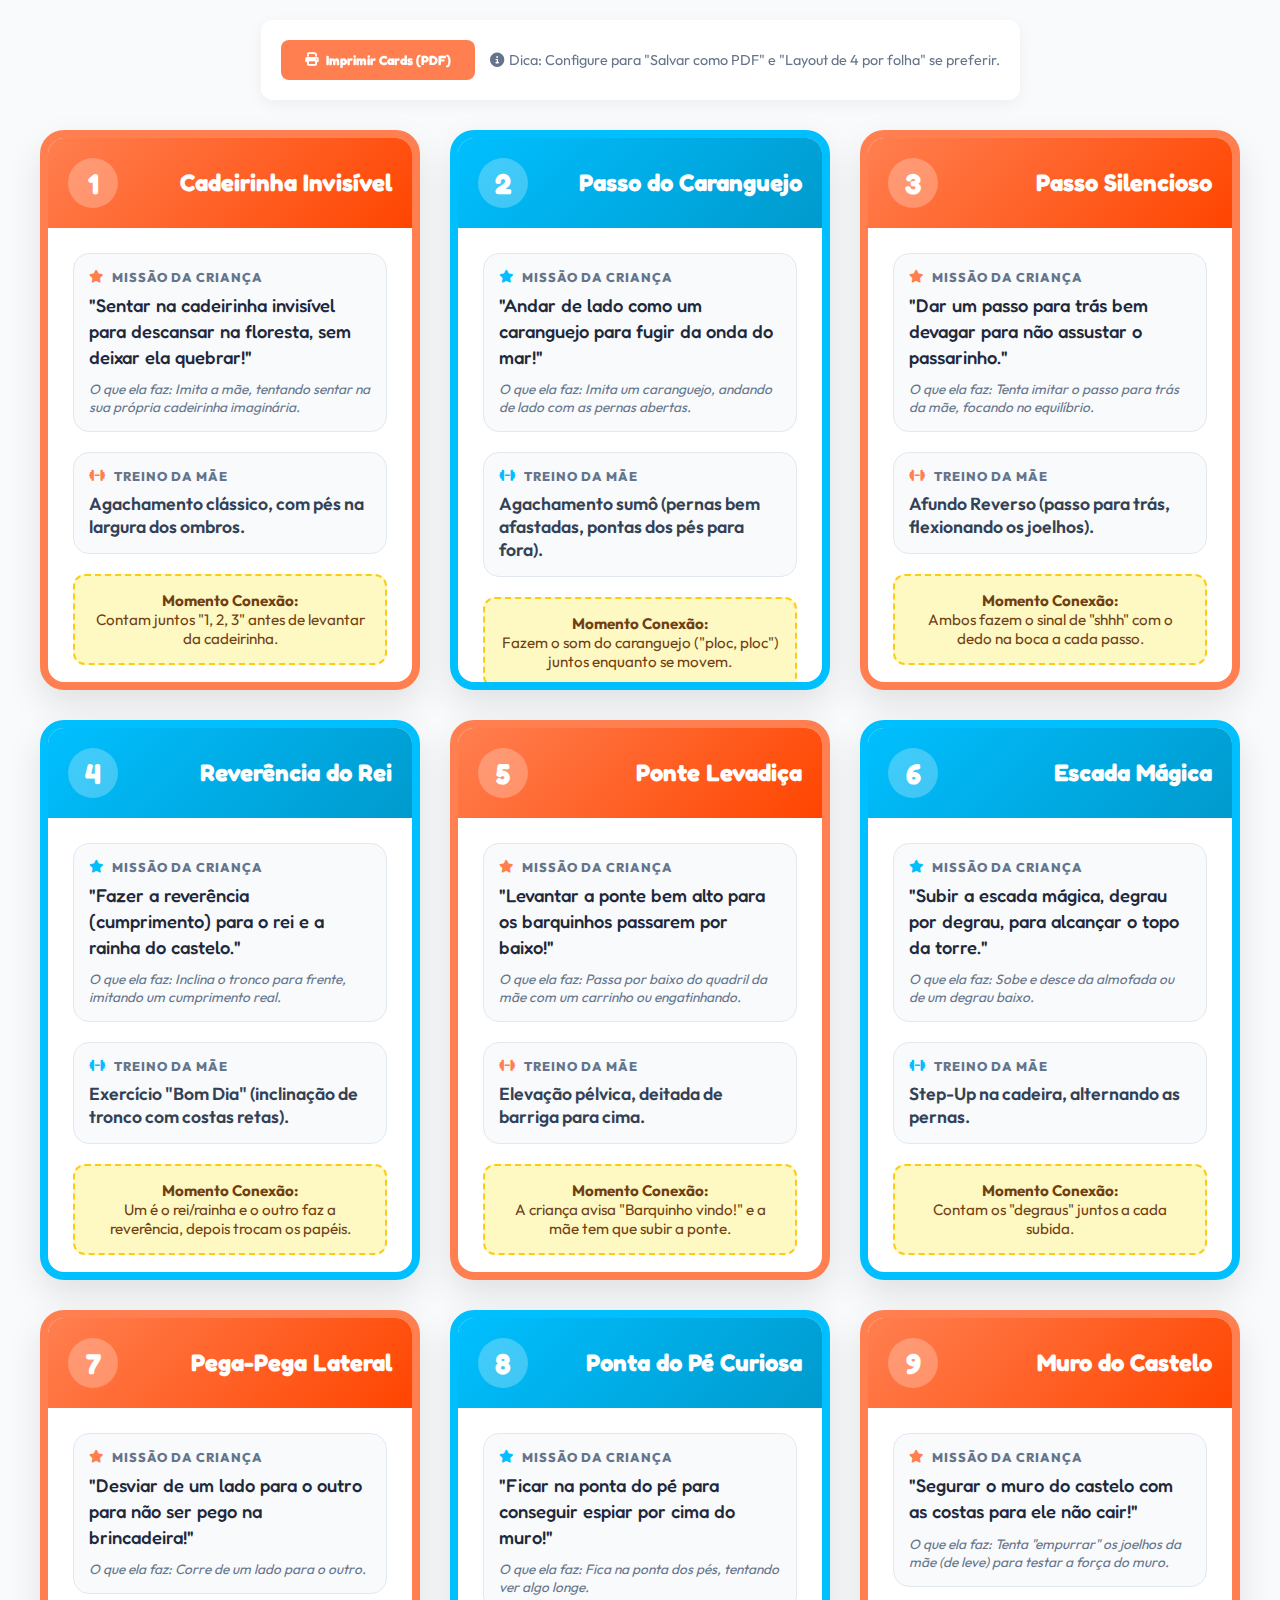
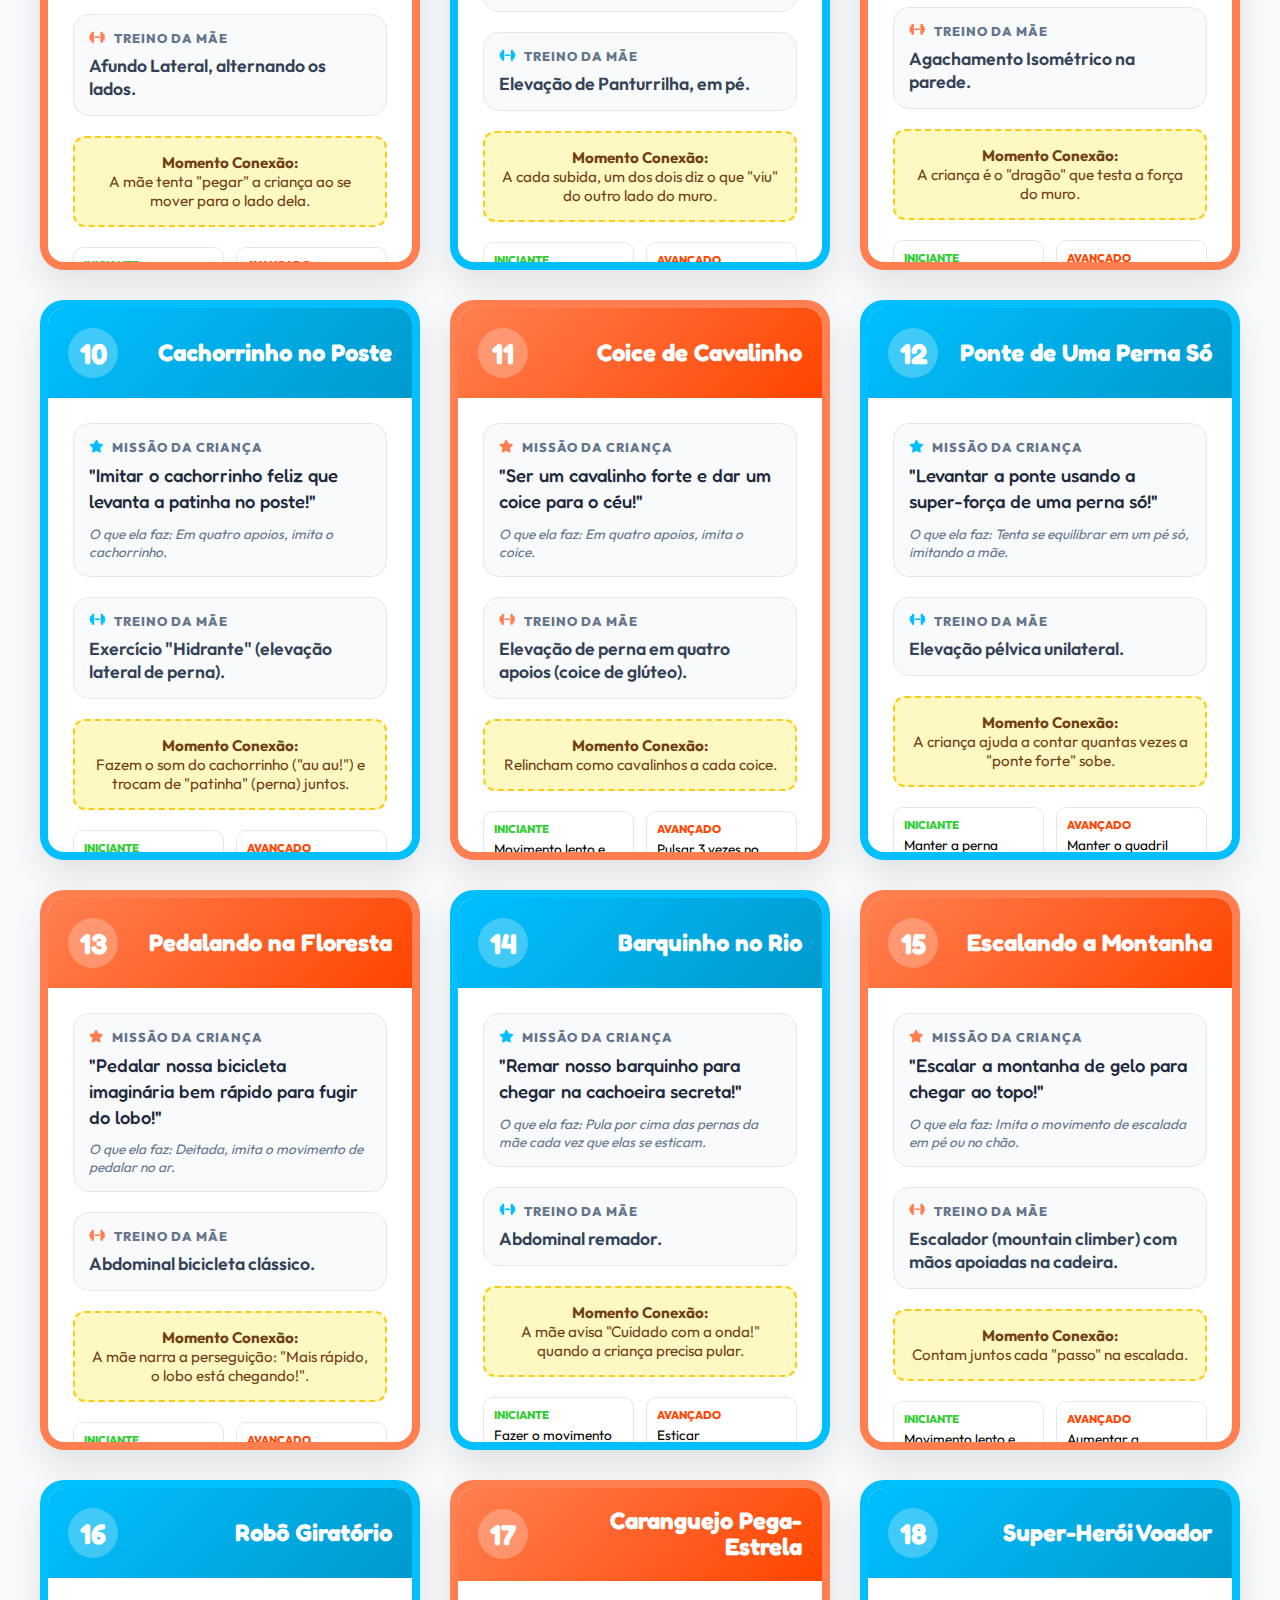
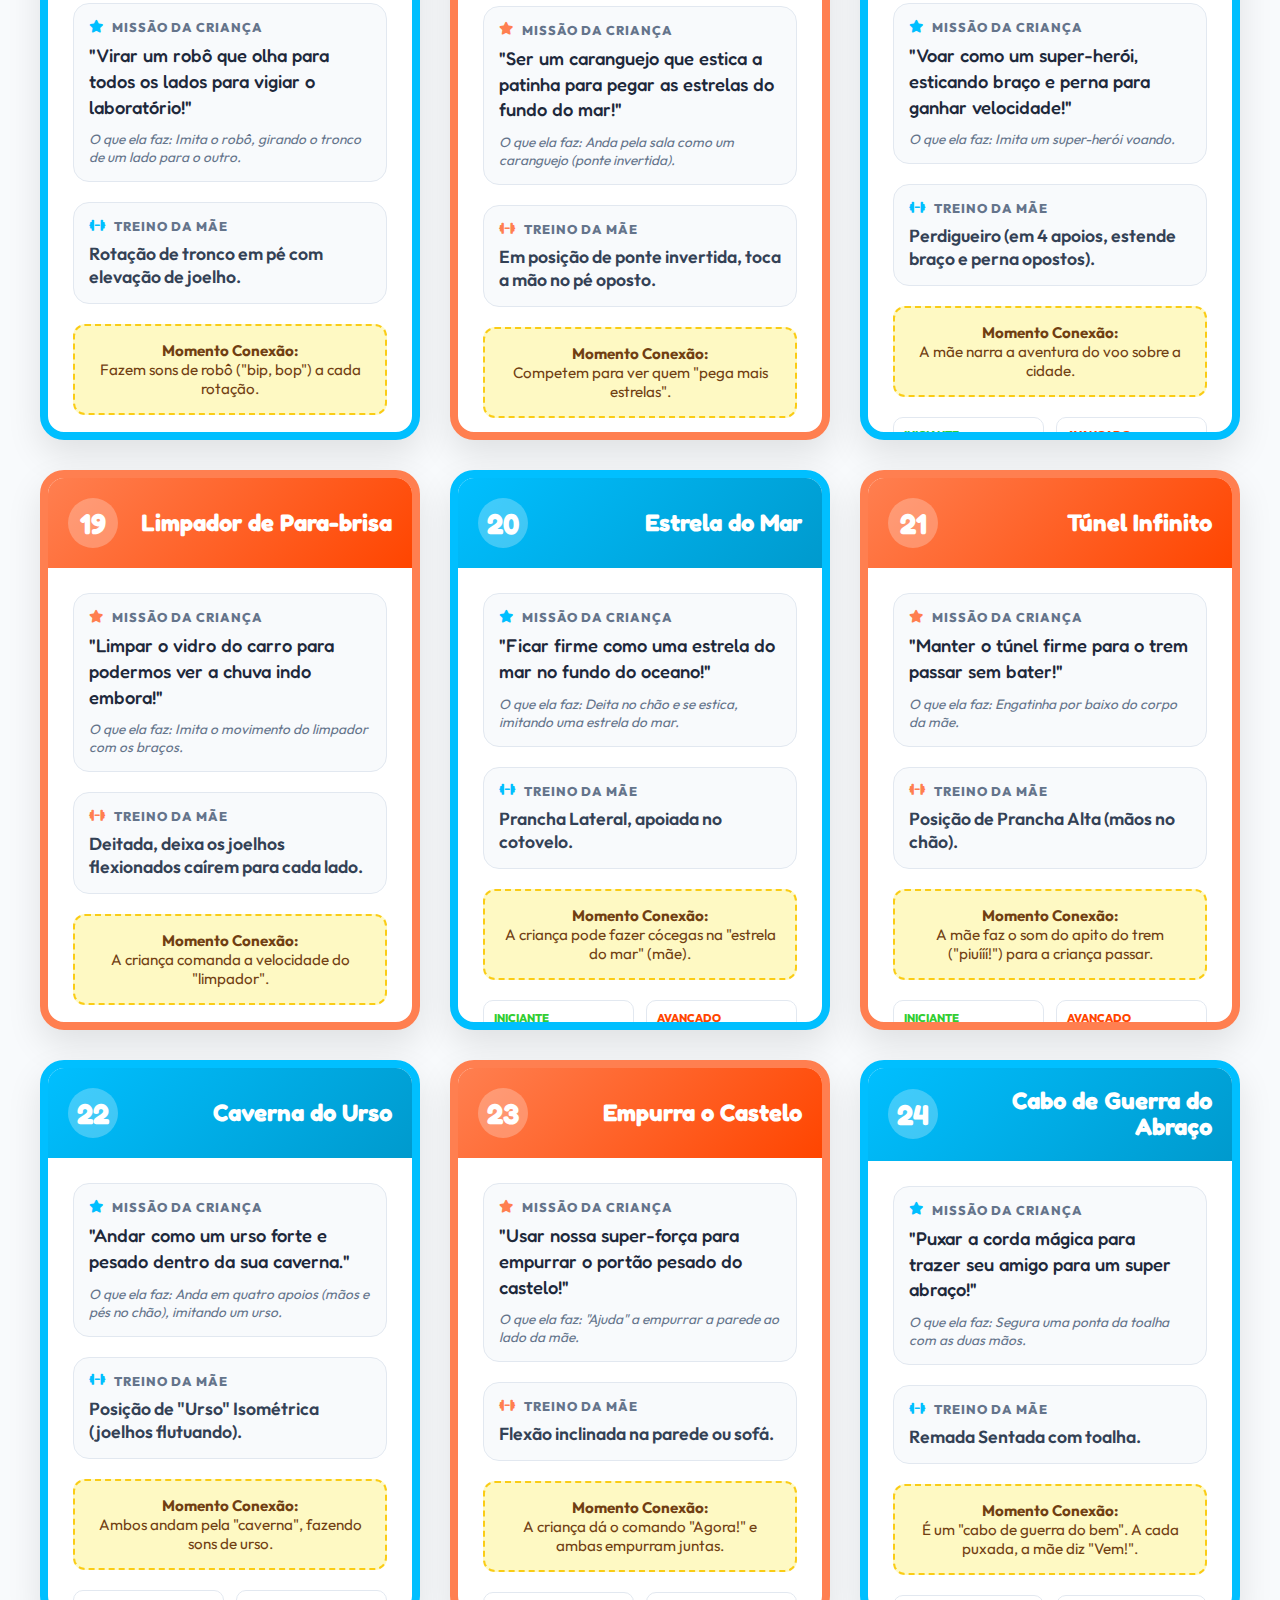
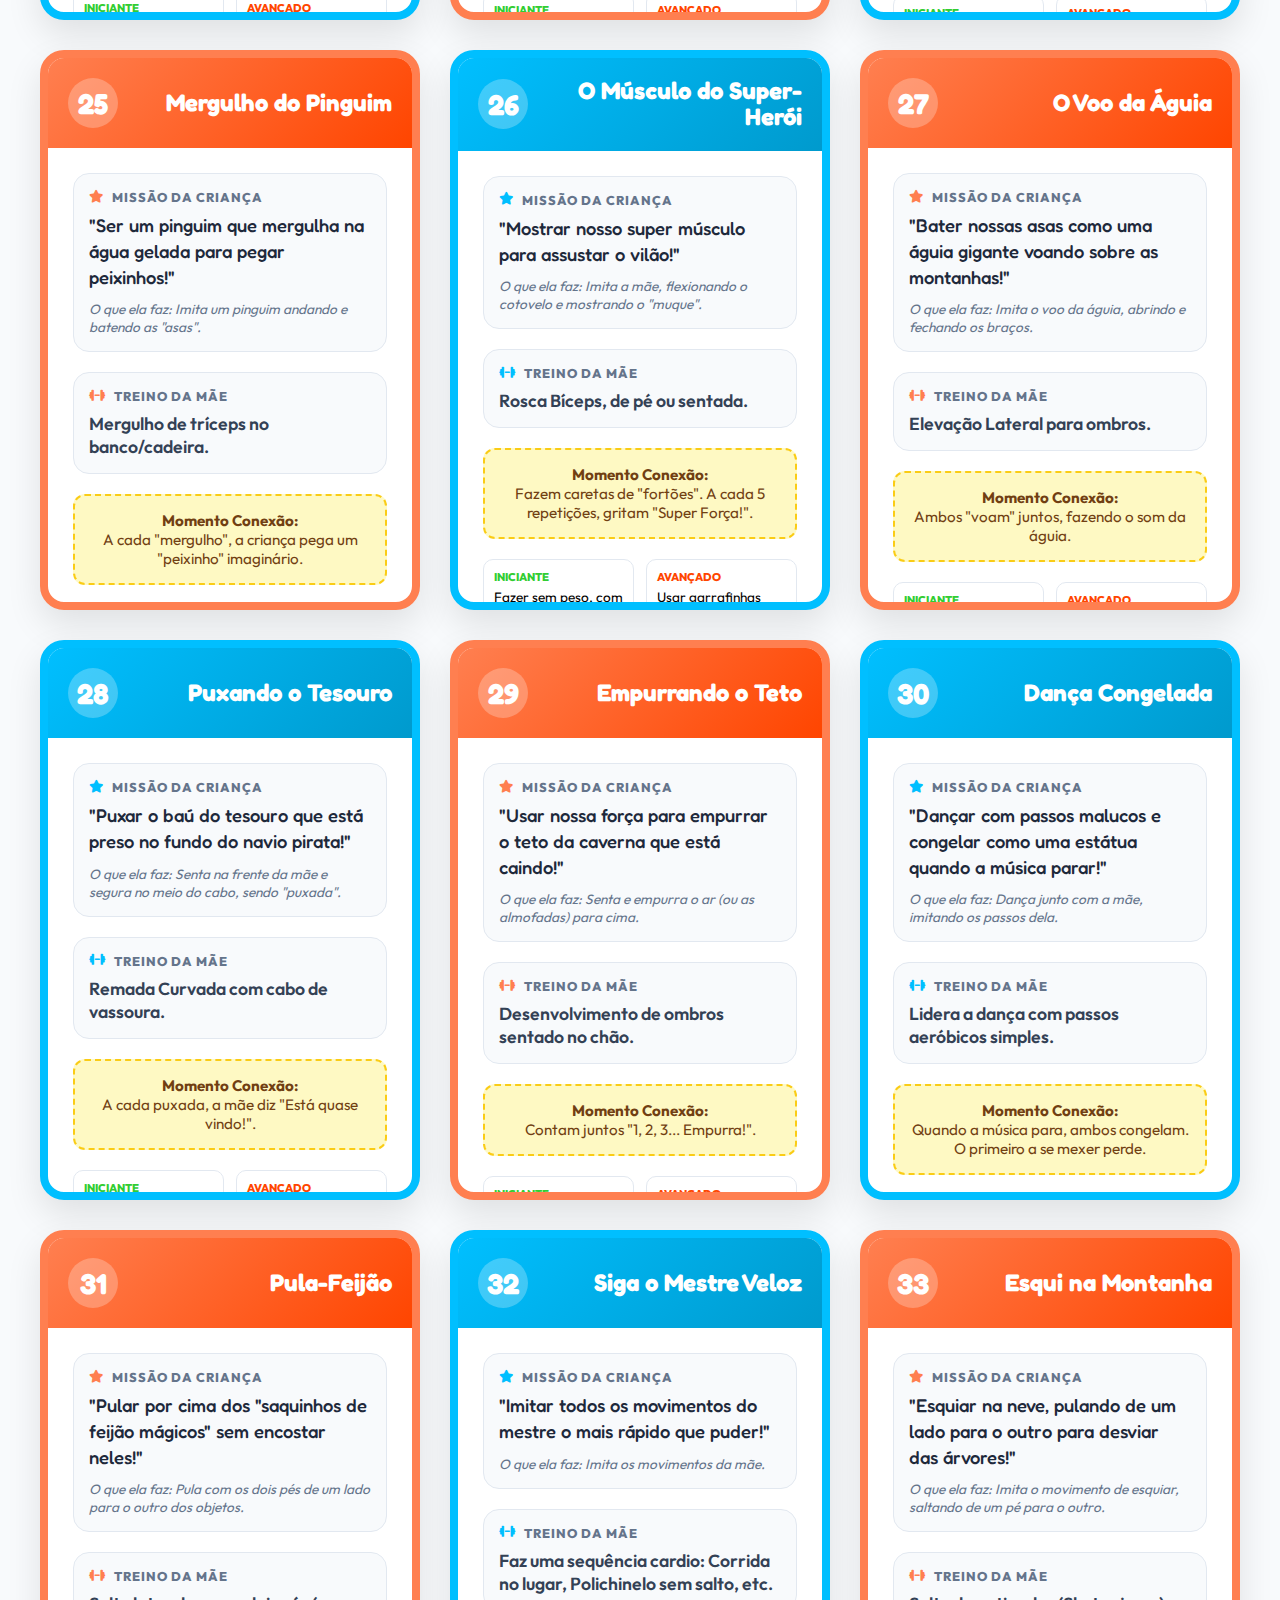
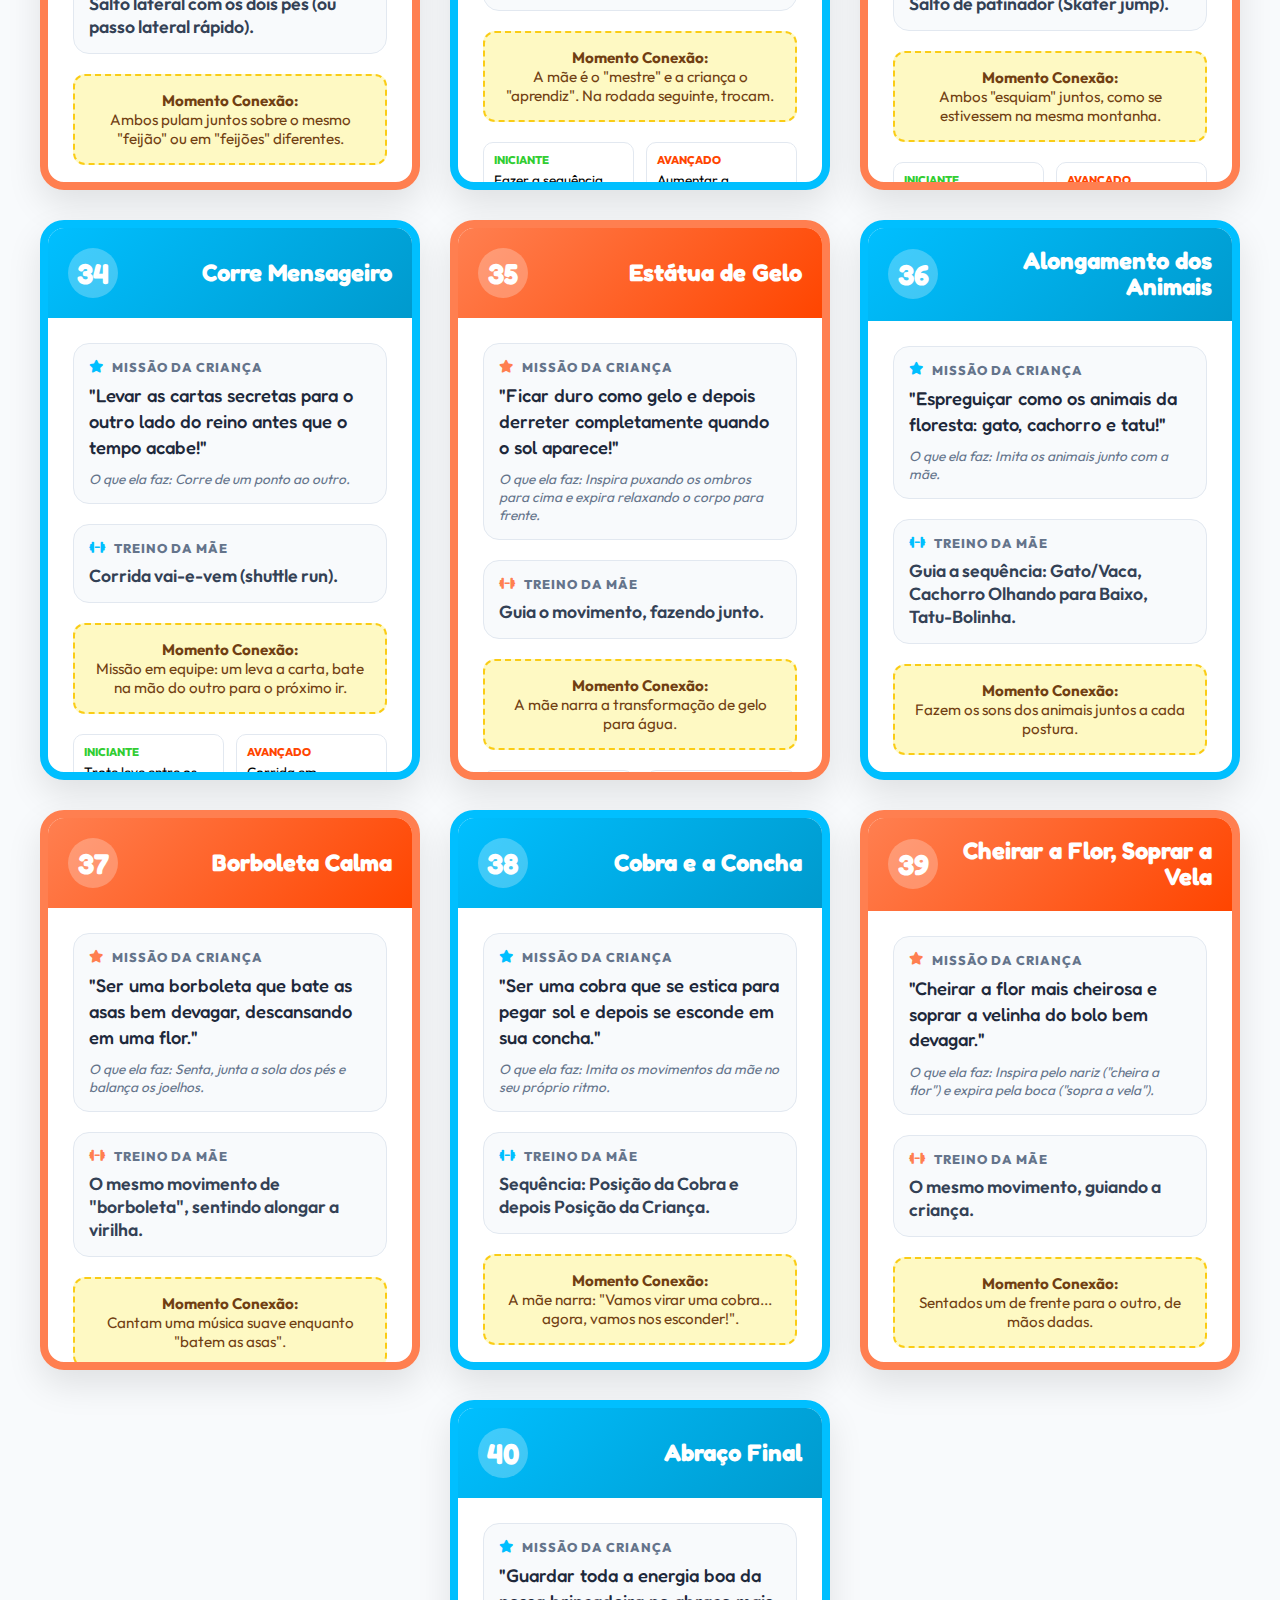
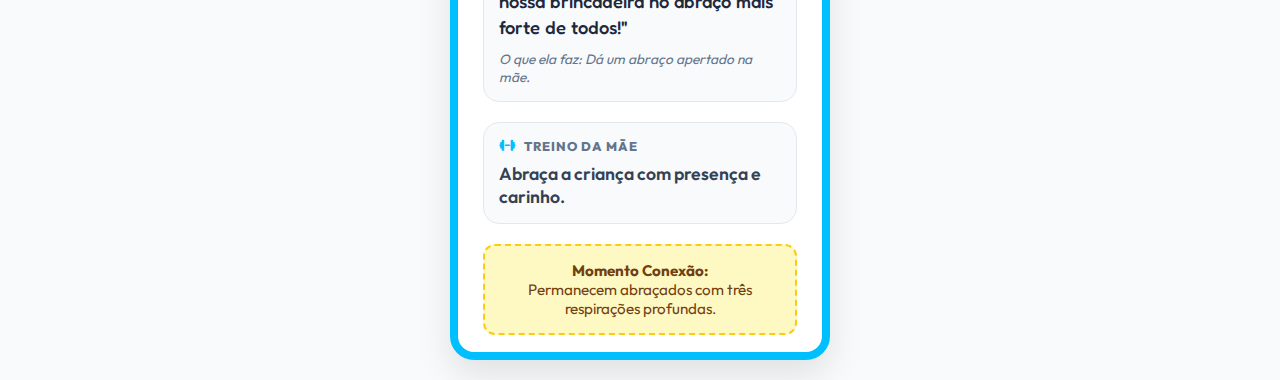
<file: cards.html>
<!DOCTYPE html>
<html lang="pt-BR">

<head>
    <meta charset="UTF-8">
    <meta name="viewport" content="width=device-width, initial-scale=1.0">
    <title>BrincaTreino Cards - Modo Impressão</title>
    <script src="cards_data.js"></script>
    <link
        href="https://fonts.googleapis.com/css2?family=Fredoka:wght@400;600;700&family=Outfit:wght@300;400;600;700&display=swap"
        rel="stylesheet">
    <link rel="stylesheet" href="https://cdnjs.cloudflare.com/ajax/libs/font-awesome/6.4.0/css/all.min.css">
    <style>
        :root {
            --primary: #FF7F50;
            --secondary: #00BFFF;
            --accent: #32CD32;
            --text: #2D3436;
            --bg: #F8FAFC;
            --card-w: 380px;
            --card-h: 560px;
        }

        body {
            background: var(--bg);
            font-family: 'Outfit', sans-serif;
            margin: 0;
            padding: 20px;
            display: flex;
            flex-direction: column;
            align-items: center;
        }

        .controls {
            margin-bottom: 30px;
            padding: 20px;
            background: white;
            border-radius: 12px;
            box-shadow: 0 4px 15px rgba(0, 0, 0, 0.05);
            display: flex;
            gap: 15px;
            position: sticky;
            top: 20px;
            z-index: 100;
        }

        .btn {
            padding: 12px 24px;
            border-radius: 8px;
            border: none;
            cursor: pointer;
            font-weight: 700;
            font-family: 'Fredoka';
            display: flex;
            align-items: center;
            gap: 8px;
            transition: all 0.2s;
        }

        .btn-print {
            background: var(--primary);
            color: white;
        }

        .btn-print:hover {
            background: #E6663E;
            transform: translateY(-2px);
        }

        #cards-container {
            display: flex;
            flex-wrap: wrap;
            gap: 30px;
            justify-content: center;
            max-width: 1400px;
        }

        /* Card Styles */
        .card {
            width: var(--card-w);
            height: var(--card-h);
            background: white;
            border-radius: 24px;
            position: relative;
            overflow: hidden;
            box-shadow: 0 15px 35px rgba(0, 0, 0, 0.1);
            display: flex;
            flex-direction: column;
            border: 8px solid white;
            box-sizing: border-box;
            transition: transform 0.3s;
        }

        .card:hover {
            transform: scale(1.02);
        }

        .theme-orange {
            border-color: var(--primary);
        }

        .theme-blue {
            border-color: var(--secondary);
        }

        .theme-green {
            border-color: var(--accent);
        }

        .card-header {
            height: 100px;
            padding: 20px;
            display: flex;
            align-items: center;
            justify-content: space-between;
            color: white;
            position: relative;
        }

        .theme-orange .card-header {
            background: linear-gradient(135deg, #FF7F50, #FF4500);
        }

        .theme-blue .card-header {
            background: linear-gradient(135deg, #00BFFF, #009ACD);
        }

        .card-number {
            font-family: 'Fredoka', sans-serif;
            font-size: 1.8rem;
            background: rgba(255, 255, 255, 0.25);
            width: 50px;
            height: 50px;
            border-radius: 50%;
            display: flex;
            align-items: center;
            justify-content: center;
            font-weight: 700;
        }

        .card-title {
            font-family: 'Fredoka', sans-serif;
            font-size: 1.5rem;
            font-weight: 700;
            text-align: right;
            line-height: 1.1;
            flex: 1;
            margin-left: 15px;
        }

        .card-body {
            flex: 1;
            padding: 25px;
            display: flex;
            flex-direction: column;
            gap: 20px;
        }

        .section-box {
            background: #F8FAFC;
            border-radius: 16px;
            padding: 15px;
            border: 1px solid #E2E8F0;
        }

        .section-label {
            font-size: 0.8rem;
            text-transform: uppercase;
            letter-spacing: 1px;
            color: #64748B;
            font-weight: 800;
            margin-bottom: 8px;
            display: flex;
            align-items: center;
            gap: 8px;
        }

        .theme-orange .section-label i {
            color: var(--primary);
        }

        .theme-blue .section-label i {
            color: var(--secondary);
        }

        .mission-text {
            font-family: 'Fredoka', sans-serif;
            font-size: 1.15rem;
            color: #1E293B;
            line-height: 1.4;
            font-weight: 500;
        }

        .mom-text {
            font-size: 1.1rem;
            color: #334155;
            font-weight: 600;
        }

        .interaction-box {
            background: #FEF9C3;
            border: 2px dashed #FACC15;
            padding: 15px;
            border-radius: 12px;
            font-size: 0.95rem;
            color: #713F12;
            text-align: center;
        }

        .levels-grid {
            display: grid;
            grid-template-columns: 1fr 1fr;
            gap: 12px;
            margin-top: auto;
        }

        .level-box {
            padding: 10px;
            border-radius: 10px;
            background: white;
            border: 1px solid #E2E8F0;
            font-size: 0.85rem;
        }

        .level-title {
            font-weight: 800;
            display: block;
            margin-bottom: 4px;
            text-transform: uppercase;
            font-size: 0.7rem;
        }

        .card-footer {
            padding: 15px 25px;
            font-size: 0.8rem;
            color: #94A3B8;
            border-top: 1px solid #F1F5F9;
            display: flex;
            justify-content: space-between;
            align-items: center;
        }

        .brand-logo {
            width: 70px;
            opacity: 0.6;
        }

        /* Print Settings */
        @media print {
            .controls {
                display: none;
            }

            body {
                background: white;
                padding: 0;
            }

            #cards-container {
                display: block;
                width: 210mm;
                /* A4 width */
                margin: 0 auto;
            }

            .card {
                page-break-inside: avoid;
                margin: 10mm auto;
                box-shadow: none;
                border: 2px solid #ddd;
                width: 95mm;
                height: 140mm;
                display: inline-flex;
                margin-right: 5mm;
            }

            .card:nth-child(2n) {
                margin-right: 0;
            }
        }
    </style>
</head>

<body>

    <div class="controls">
        <button class="btn btn-print" onclick="window.print()">
            <i class="fas fa-print"></i> Imprimir Cards (PDF)
        </button>
        <div style="display: flex; align-items: center; color: #64748B; font-size: 0.9rem;">
            <i class="fas fa-info-circle" style="margin-right: 5px;"></i>
            Dica: Configure para "Salvar como PDF" e "Layout de 4 por folha" se preferir.
        </div>
    </div>

    <div id="cards-container"></div>

    <script>
        const container = document.getElementById('cards-container');

        function getTheme(index) {
            const themes = ['theme-orange', 'theme-blue'];
            return themes[index % 2];
        }

        if (typeof cardsData === 'undefined' || !cardsData) {
            container.innerHTML = '<h2 style="color:red; text-align:center; width:100%;">Erro: cards_data.js não carregado.</h2>';
        } else {
            cardsData.forEach((card, index) => {
                if (!card.NOME) return;

                const cardEl = document.createElement('div');
                cardEl.className = `card ${getTheme(index)}`;

                cardEl.innerHTML = `
                <div class="card-header">
                    <div class="card-number">${index + 1}</div>
                    <div class="card-title">${card.NOME}</div>
                </div>
                <div class="card-body">
                    <div class="section-box">
                        <div class="section-label"><i class="fas fa-star"></i> Missão da Criança</div>
                        <div class="mission-text">"${card['MISSÃO']}"</div>
                        <div style="margin-top:10px; font-size:0.85rem; color:#64748B; font-style:italic;">
                            O que ela faz: ${card['CRIANÇA FAZ']}
                        </div>
                    </div>

                    <div class="section-box">
                        <div class="section-label"><i class="fas fa-dumbbell"></i> Treino da Mãe</div>
                        <div class="mom-text">${card['MÃE FAZ']}</div>
                    </div>

                    <div class="interaction-box">
                        <strong>Momento Conexão:</strong><br>
                        ${card['INTERAÇÃO']}
                    </div>

                    <div class="levels-grid">
                        <div class="level-box">
                            <span class="level-title" style="color:#32CD32">Iniciante</span>
                            ${card['NÍVEL 1 (INICIANTE)']}
                        </div>
                        <div class="level-box">
                            <span class="level-title" style="color:#FF4500">Avançado</span>
                            ${card['NÍVEL 2 (AVANÇADO)']}
                        </div>
                    </div>
                </div>
                <div class="card-footer">
                    <div><i class="far fa-clock"></i> Tempo: ${card['TEMPO']}</div>
                    <img src="./assets/logo.png" class="brand-logo" alt="Logo">
                </div>
            `;
                container.appendChild(cardEl);
            });
        }
    </script>

</body>

</html>
</file>
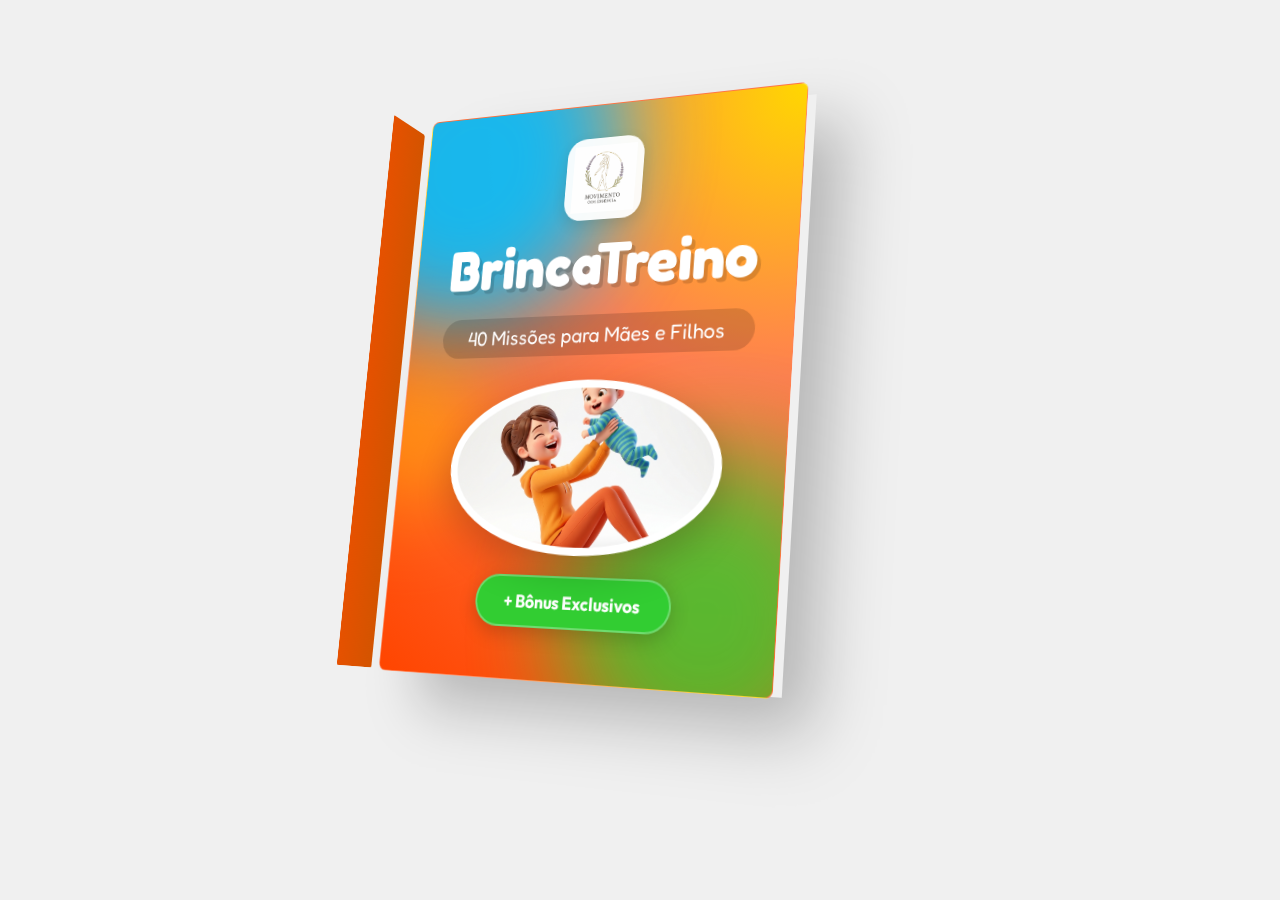
<file: cover_generator.html>
<!DOCTYPE html>
<html lang="pt-BR">

<head>
    <meta charset="UTF-8">
    <meta name="viewport" content="width=device-width, initial-scale=1.0">
    <title>Cover Design 3D Style</title>
    <link
        href="https://fonts.googleapis.com/css2?family=Fredoka:wght@400;600;700&family=Outfit:wght@400;700&display=swap"
        rel="stylesheet">
    <style>
        body {
            margin: 0;
            padding: 0;
            background: #f0f0f0;
            display: flex;
            justify-content: center;
            align-items: center;
            height: 100vh;
            font-family: 'Outfit', sans-serif;
        }

        /* 3D Scene */
        .scene {
            width: 500px;
            height: 700px;
            perspective: 1500px;
        }

        .box-3d {
            position: relative;
            width: 420px;
            height: 580px;
            /* Slightly wider */
            transform-style: preserve-3d;
            transform: rotateY(-25deg) rotateX(10deg);
            box-shadow: 30px 30px 60px rgba(0, 0, 0, 0.25);
        }

        .face {
            position: absolute;
            top: 0;
            left: 0;
            width: 100%;
            height: 100%;
            backface-visibility: hidden;
            border-radius: 8px;
            /* Softer corners */
        }

        .front {
            /* Vibrant orange bg with radial highlights */
            background: radial-gradient(circle at top right, #FFD700 0%, #FF7F50 40%, #FF4500 100%);
            transform: translateZ(30px);
            z-index: 2;
            display: flex;
            flex-direction: column;
            align-items: center;
            overflow: hidden;
            border: 1px solid rgba(255, 255, 255, 0.2);
        }

        .spine {
            position: absolute;
            top: 0;
            left: 0;
            width: 60px;
            height: 100%;
            background: linear-gradient(to right, #d35400, #E65100);
            transform: rotateY(-90deg) translateZ(30px);
            transform-origin: left;
            border-radius: 2px;
        }

        /* Abstract blobs in background */
        .blob {
            position: absolute;
            border-radius: 50%;
            filter: blur(50px);
            z-index: 0;
        }

        .b1 {
            width: 350px;
            height: 350px;
            background: #00BFFF;
            top: -120px;
            left: -120px;
            opacity: 0.9;
        }

        .b2 {
            width: 300px;
            height: 300px;
            background: #32CD32;
            bottom: -80px;
            right: -80px;
            opacity: 0.8;
        }

        .b3 {
            width: 150px;
            height: 150px;
            background: #FFD700;
            top: 45%;
            left: -60px;
            opacity: 0.5;
        }

        /* Content Layer */
        .content {
            z-index: 2;
            display: flex;
            flex-direction: column;
            align-items: center;
            width: 100%;
            height: 100%;
        }

        .logo-top {
            width: 70px;
            height: 70px;
            background: rgba(255, 255, 255, 0.95);
            border-radius: 20px;
            margin-top: 35px;
            padding: 8px;
            box-shadow: 0 5px 15px rgba(0, 0, 0, 0.1);
        }

        .logo-top img {
            width: 100%;
            height: 100%;
            object-fit: contain;
        }

        h1 {
            font-family: 'Fredoka', sans-serif;
            font-size: 3.8rem;
            color: white;
            margin: 15px 0 5px;
            text-shadow: 4px 4px 0 rgba(0, 0, 0, 0.15);
            /* Bubble text shadow effect */
            line-height: 1;
        }

        h2 {
            font-family: 'Fredoka', sans-serif;
            font-size: 1.3rem;
            color: white;
            background: rgba(0, 0, 0, 0.15);
            padding: 8px 30px;
            border-radius: 50px;
            margin-bottom: 25px;
            font-weight: 400;
        }

        .main-illu {
            width: 280px;
            height: 280px;
            background: white;
            border-radius: 50%;
            margin-bottom: 20px;
            display: flex;
            align-items: center;
            justify-content: center;
            border: 8px solid white;
            box-shadow: 0 15px 40px rgba(0, 0, 0, 0.2);
            position: relative;
            overflow: hidden;
        }

        .main-illu img {
            width: 100%;
            height: 100%;
            object-fit: cover;
        }

        .badge-bottom {
            background: #32CD32;
            /* Green badge */
            color: white;
            padding: 12px 30px;
            border-radius: 50px;
            font-weight: 700;
            font-size: 1.1rem;
            box-shadow: 0 5px 20px rgba(0, 0, 0, 0.2);
            margin-top: auto;
            margin-bottom: 50px;
            border: 2px solid rgba(255, 255, 255, 0.3);
        }
    </style>
</head>

<body>

    <div class="scene">
        <div class="box-3d">
            <div class="spine"></div>
            <div class="face front">
                <!-- Blobs -->
                <div class="blob b1"></div>
                <div class="blob b2"></div>
                <div class="blob b3"></div>

                <div class="content">
                    <div class="logo-top">
                        <img src="./assets/logo.png" alt="Logo">
                    </div>

                    <h1>BrincaTreino</h1>
                    <h2>40 Missões para Mães e Filhos</h2>

                    <div class="main-illu">
                        <img src="./assets/illustration_cover_3d.png" alt="Mãe e Filho 3D">
                    </div>

                    <div class="badge-bottom">
                        + Bônus Exclusivos
                    </div>
                </div>
            </div>
        </div>
    </div>

</body>

</html>
</file>
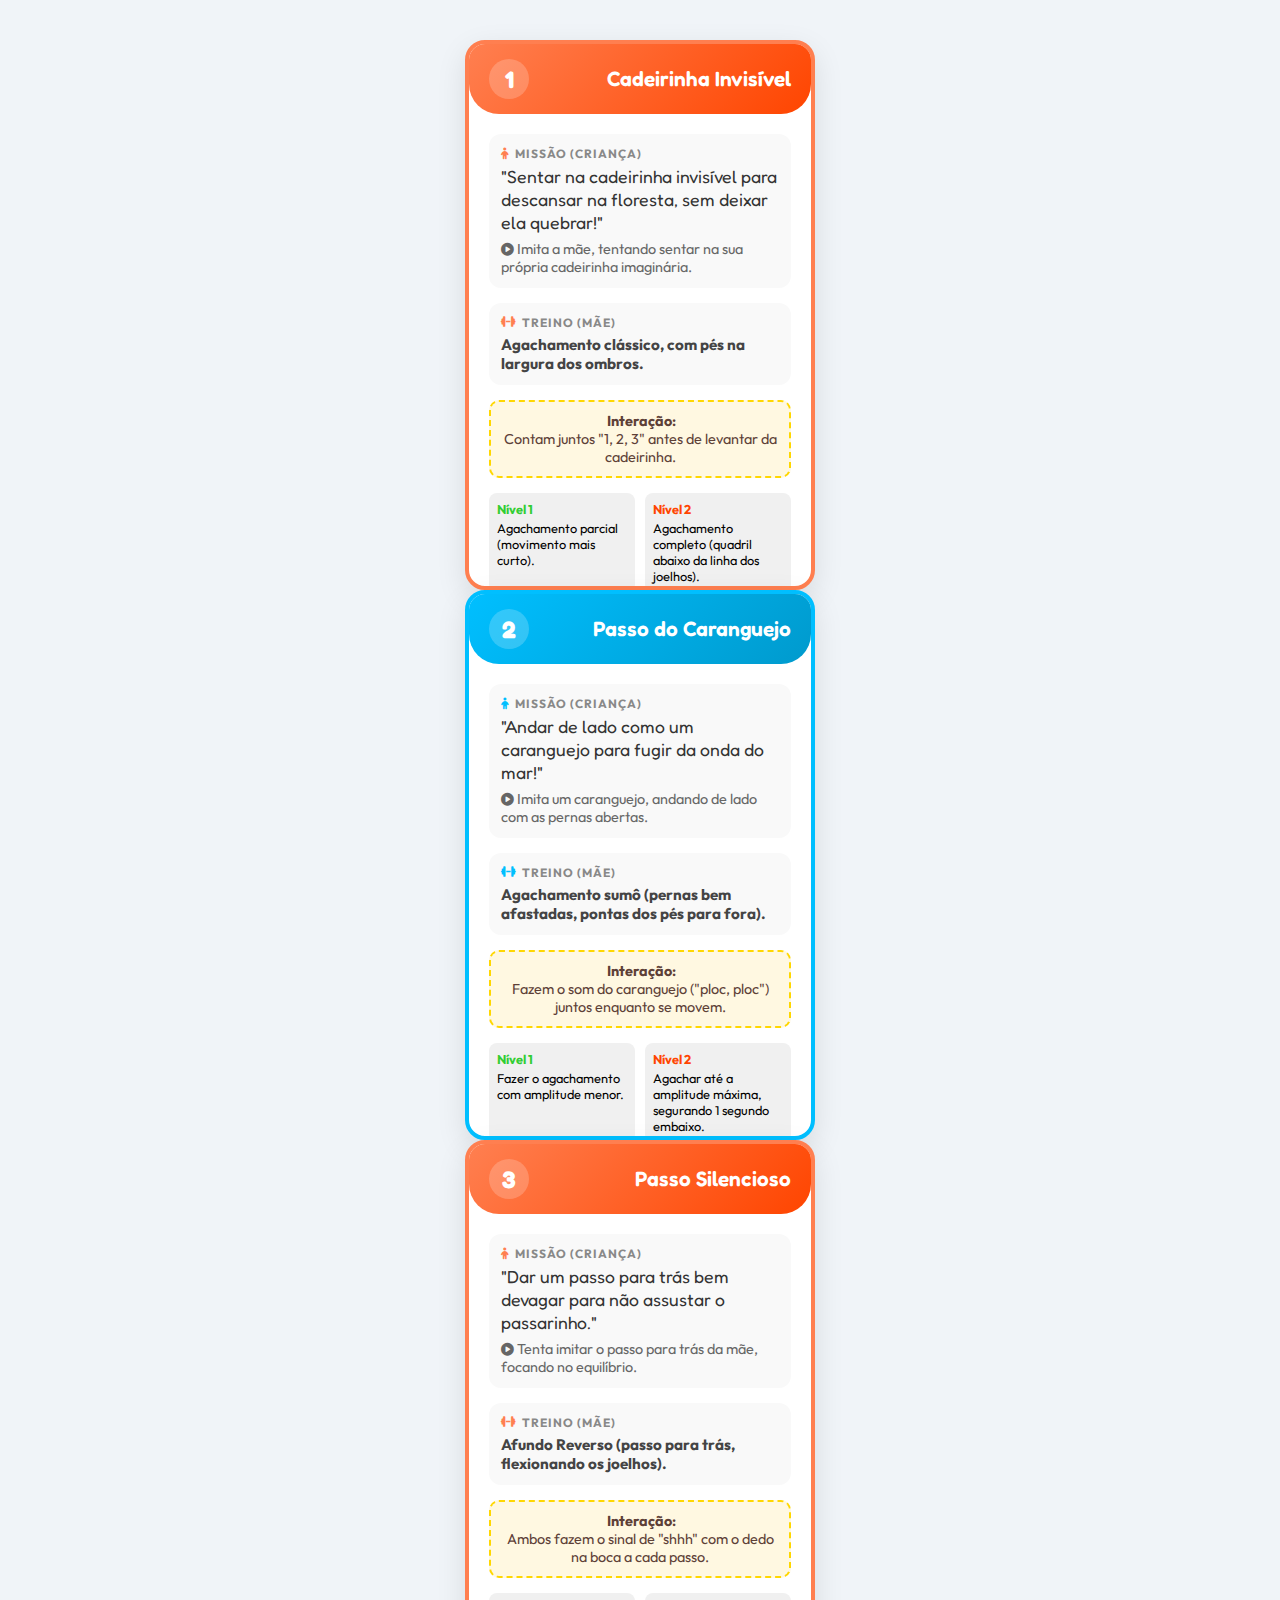
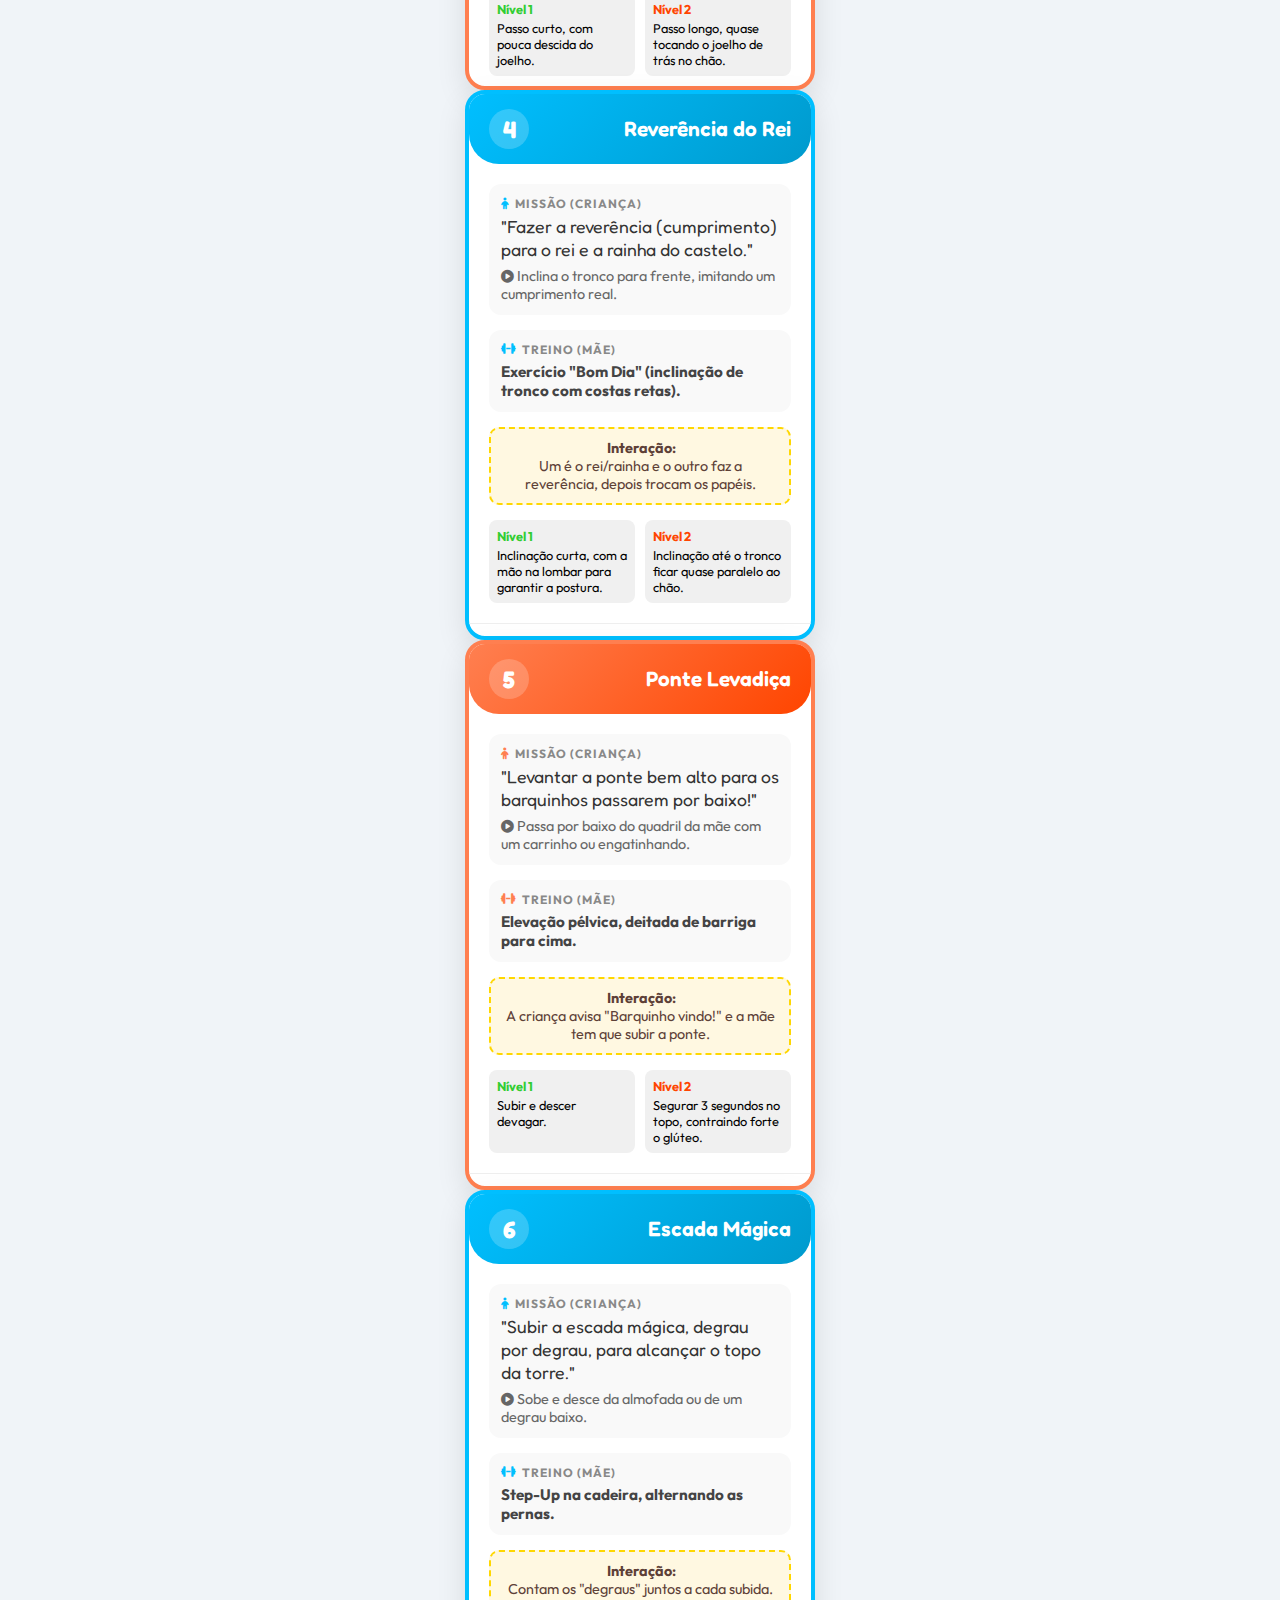
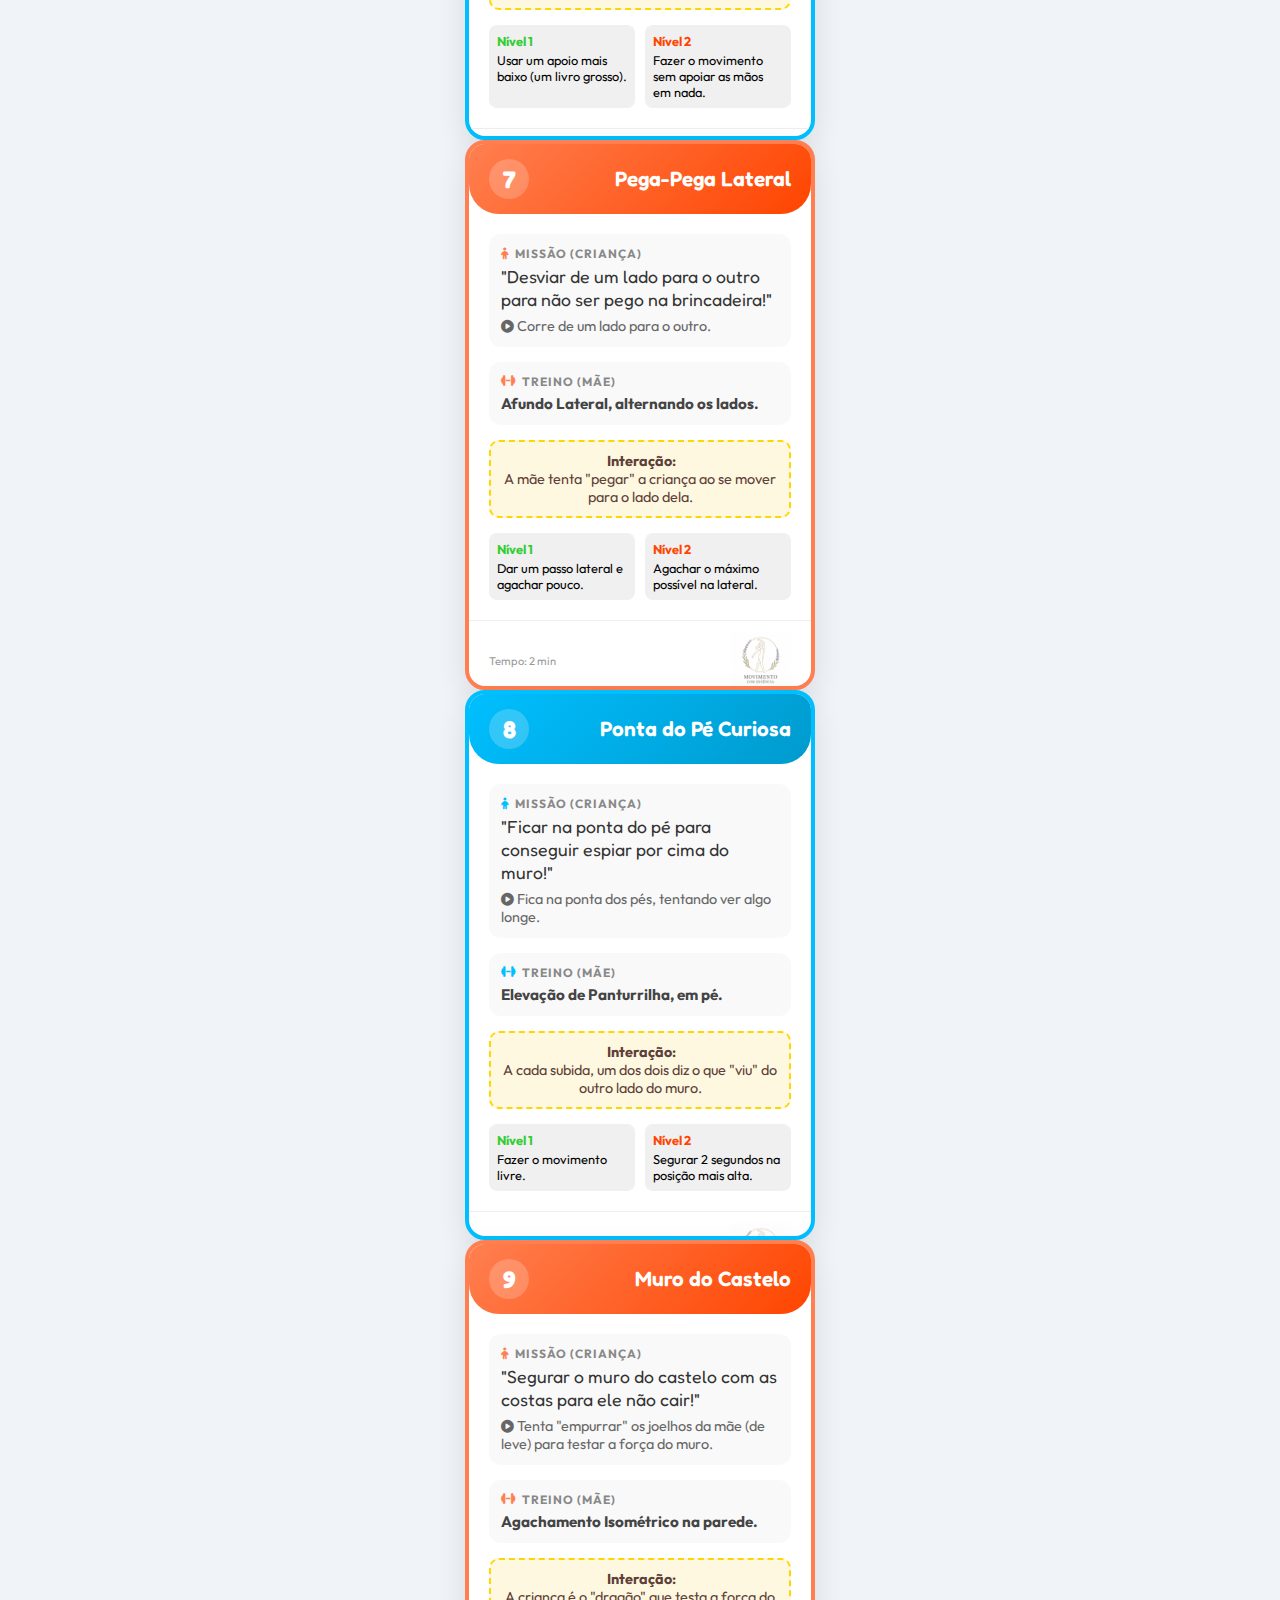
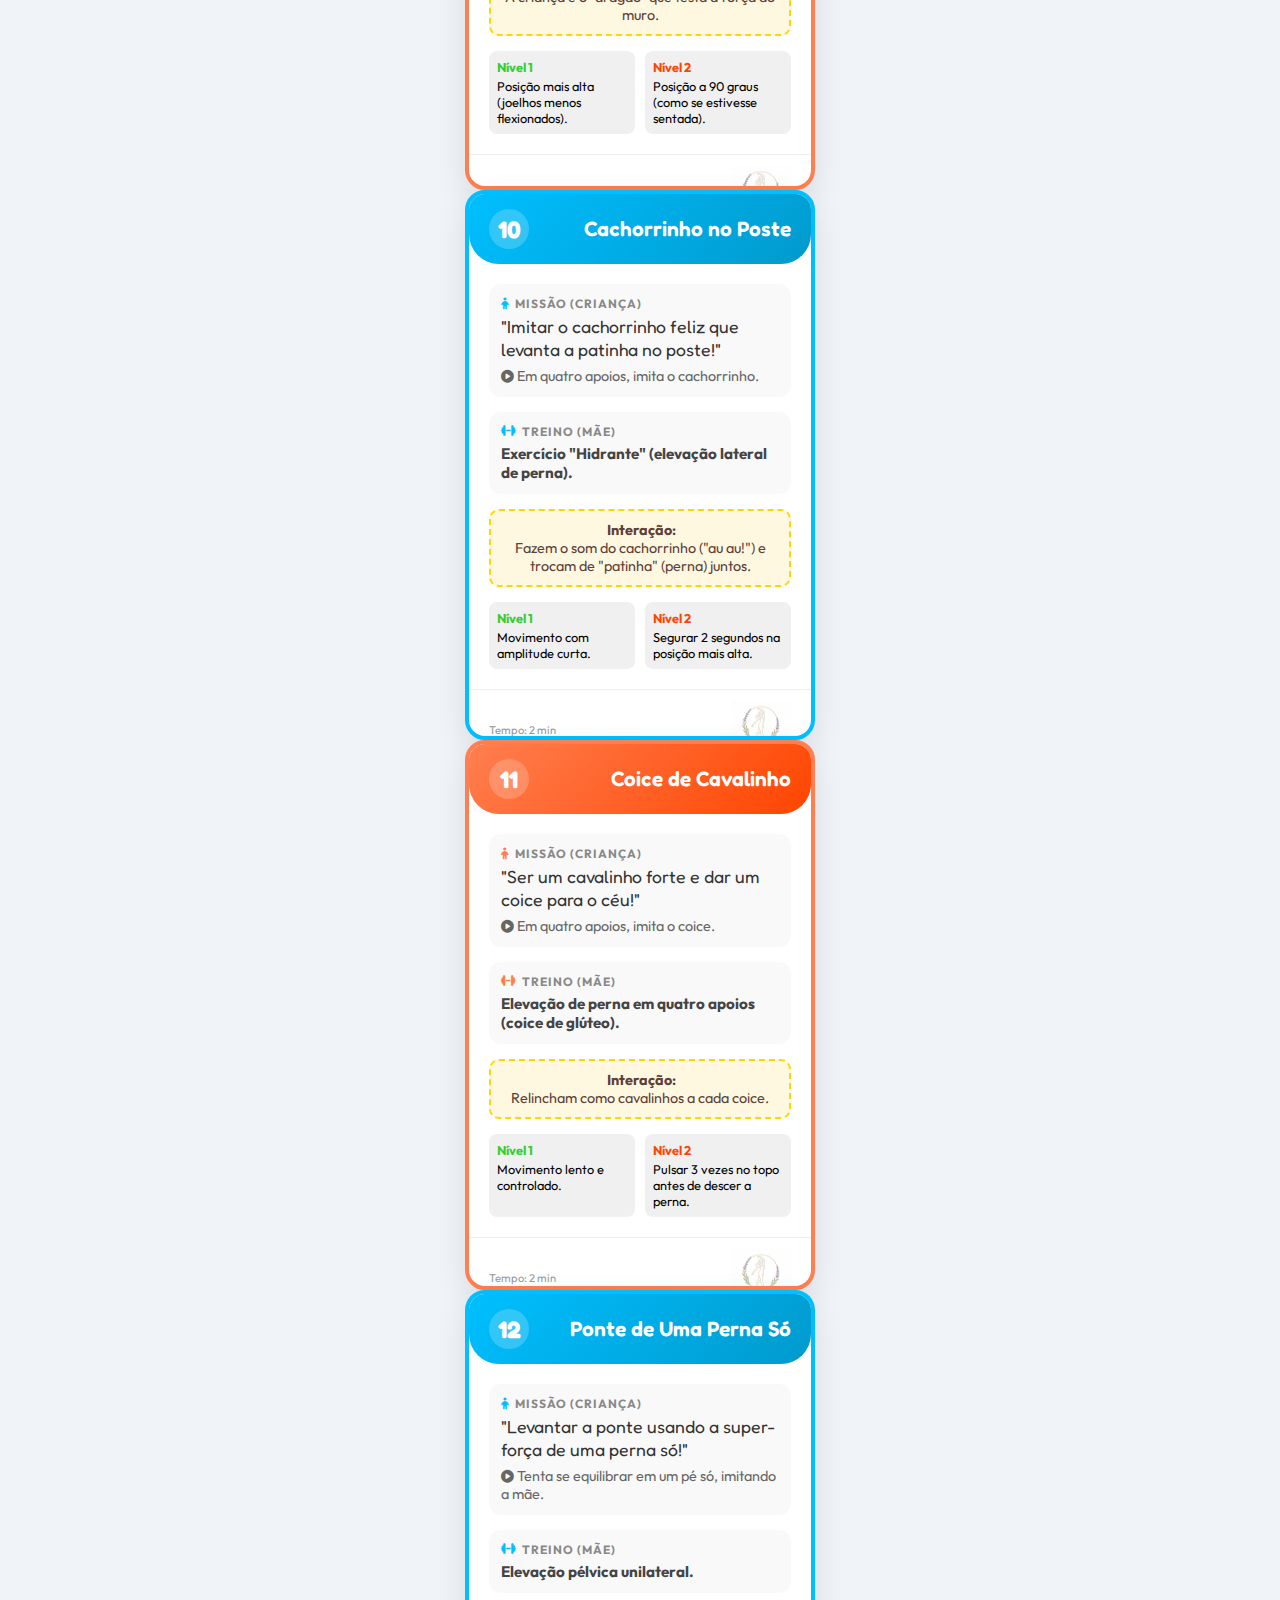
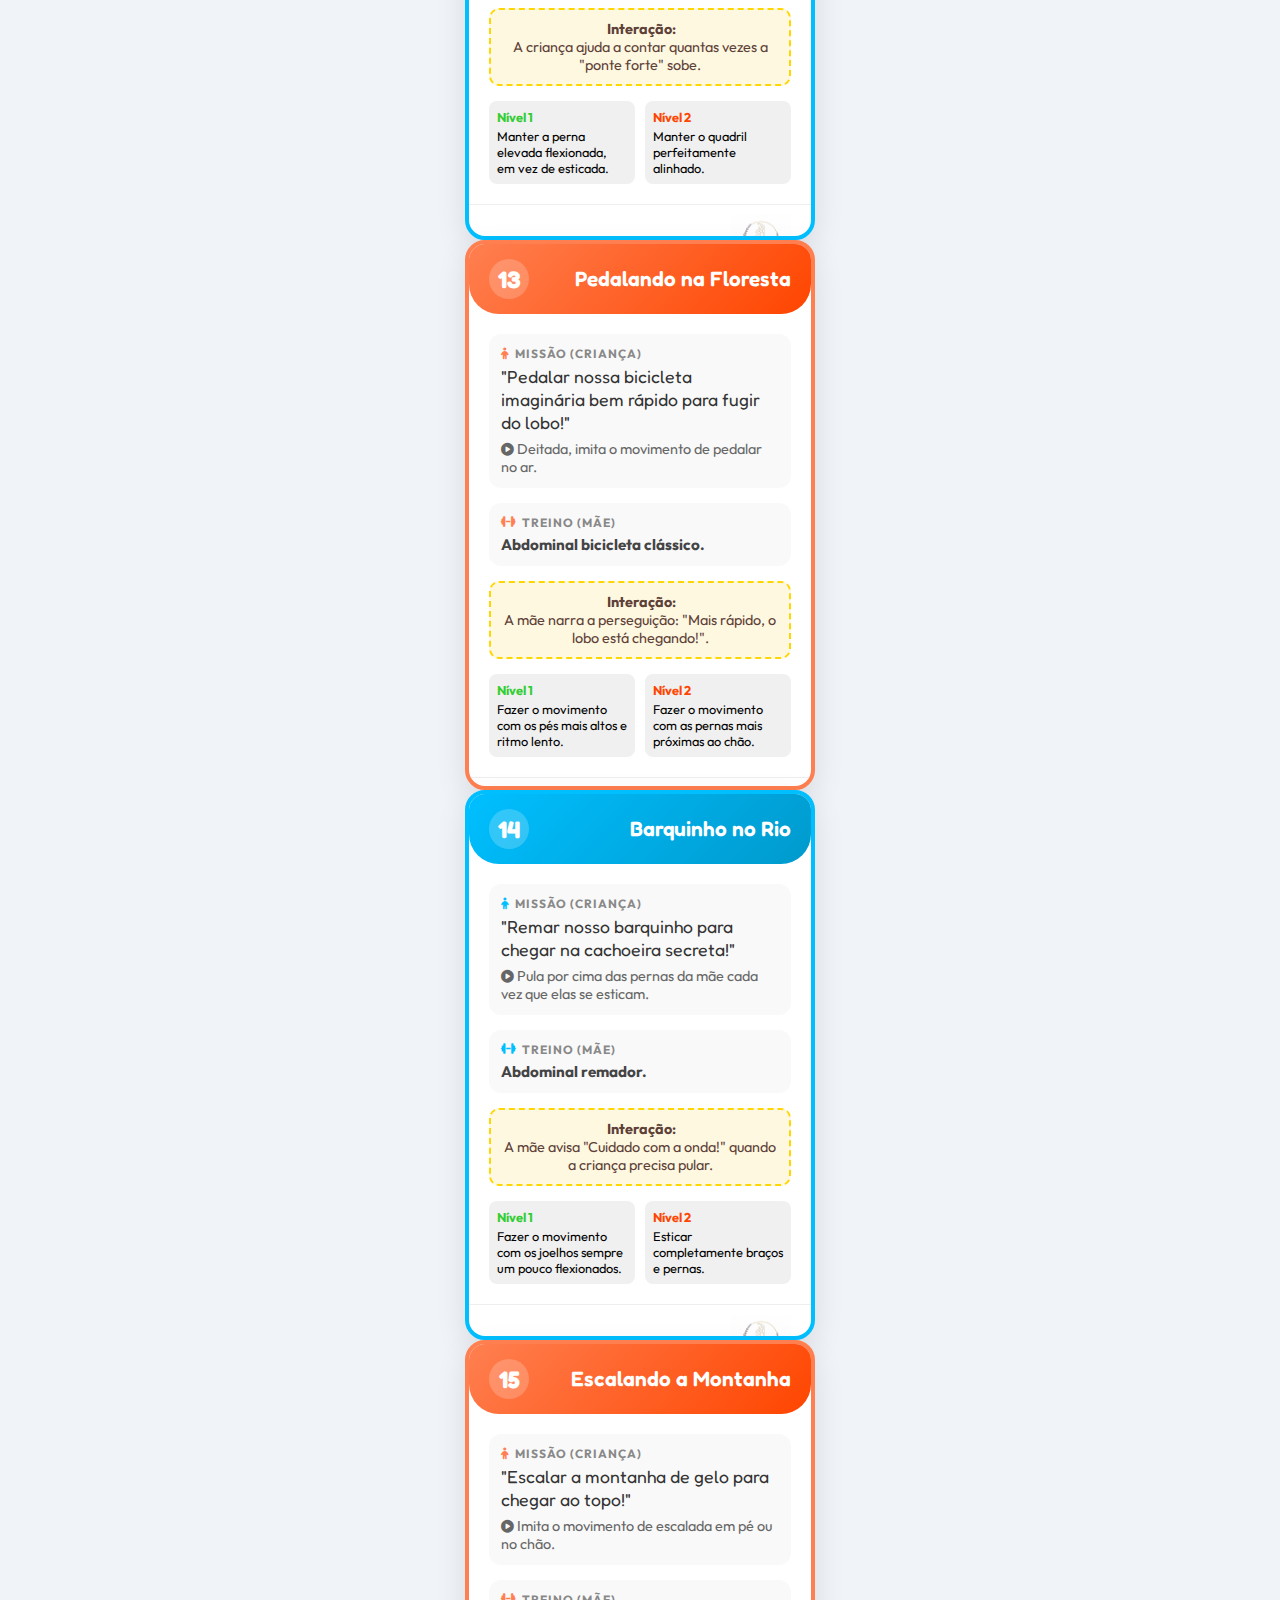
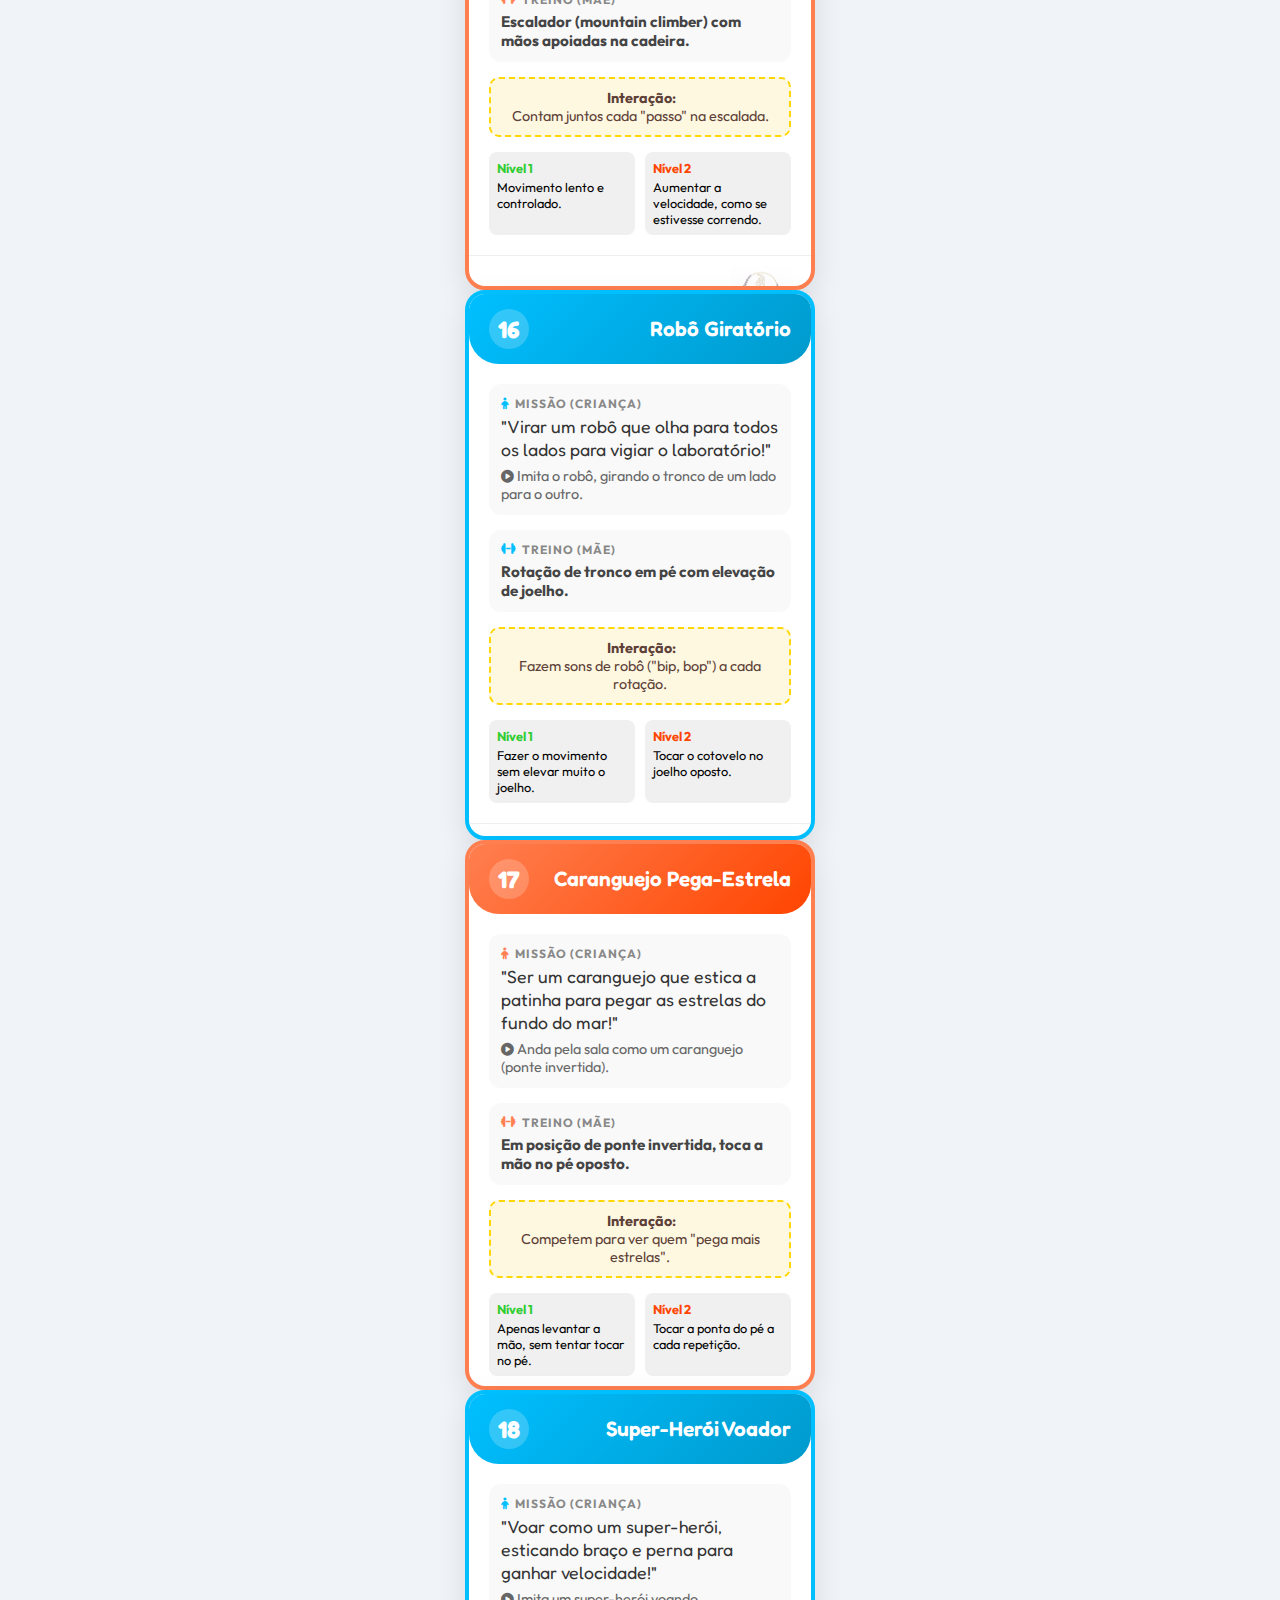
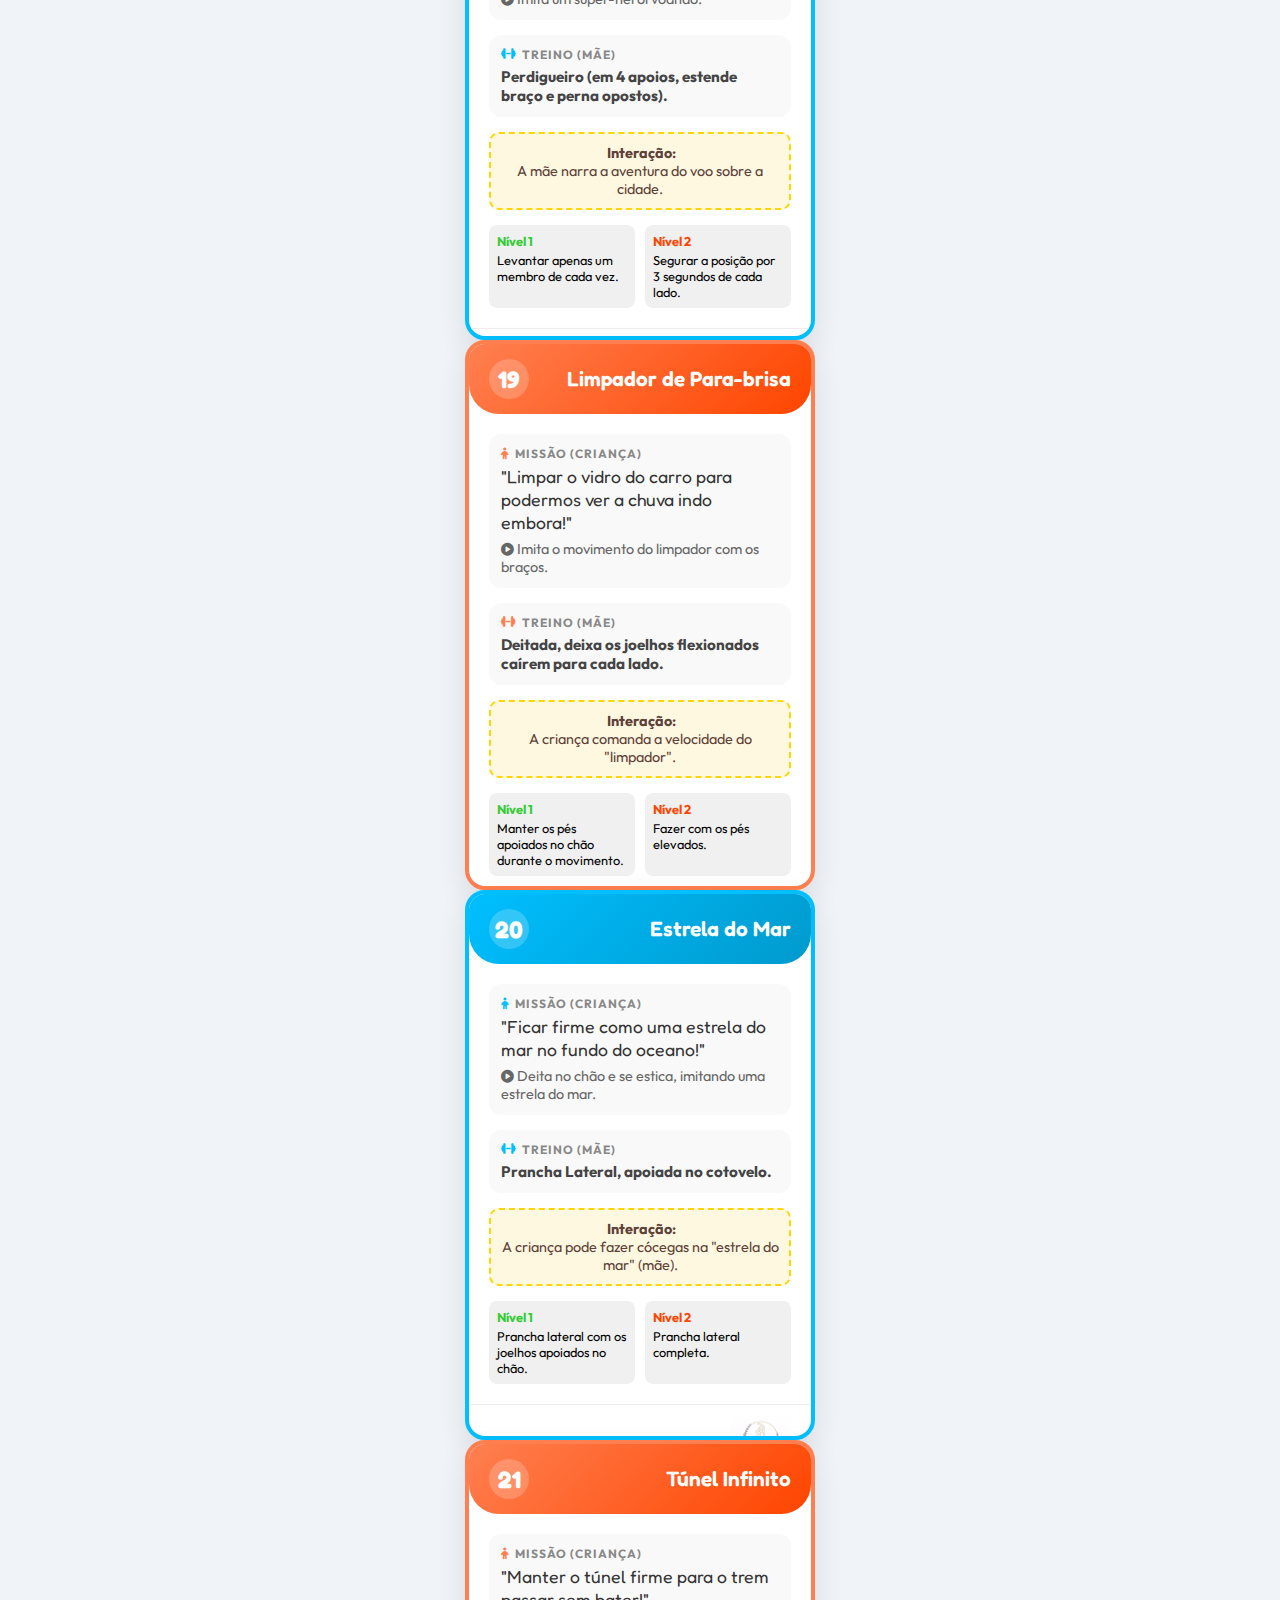
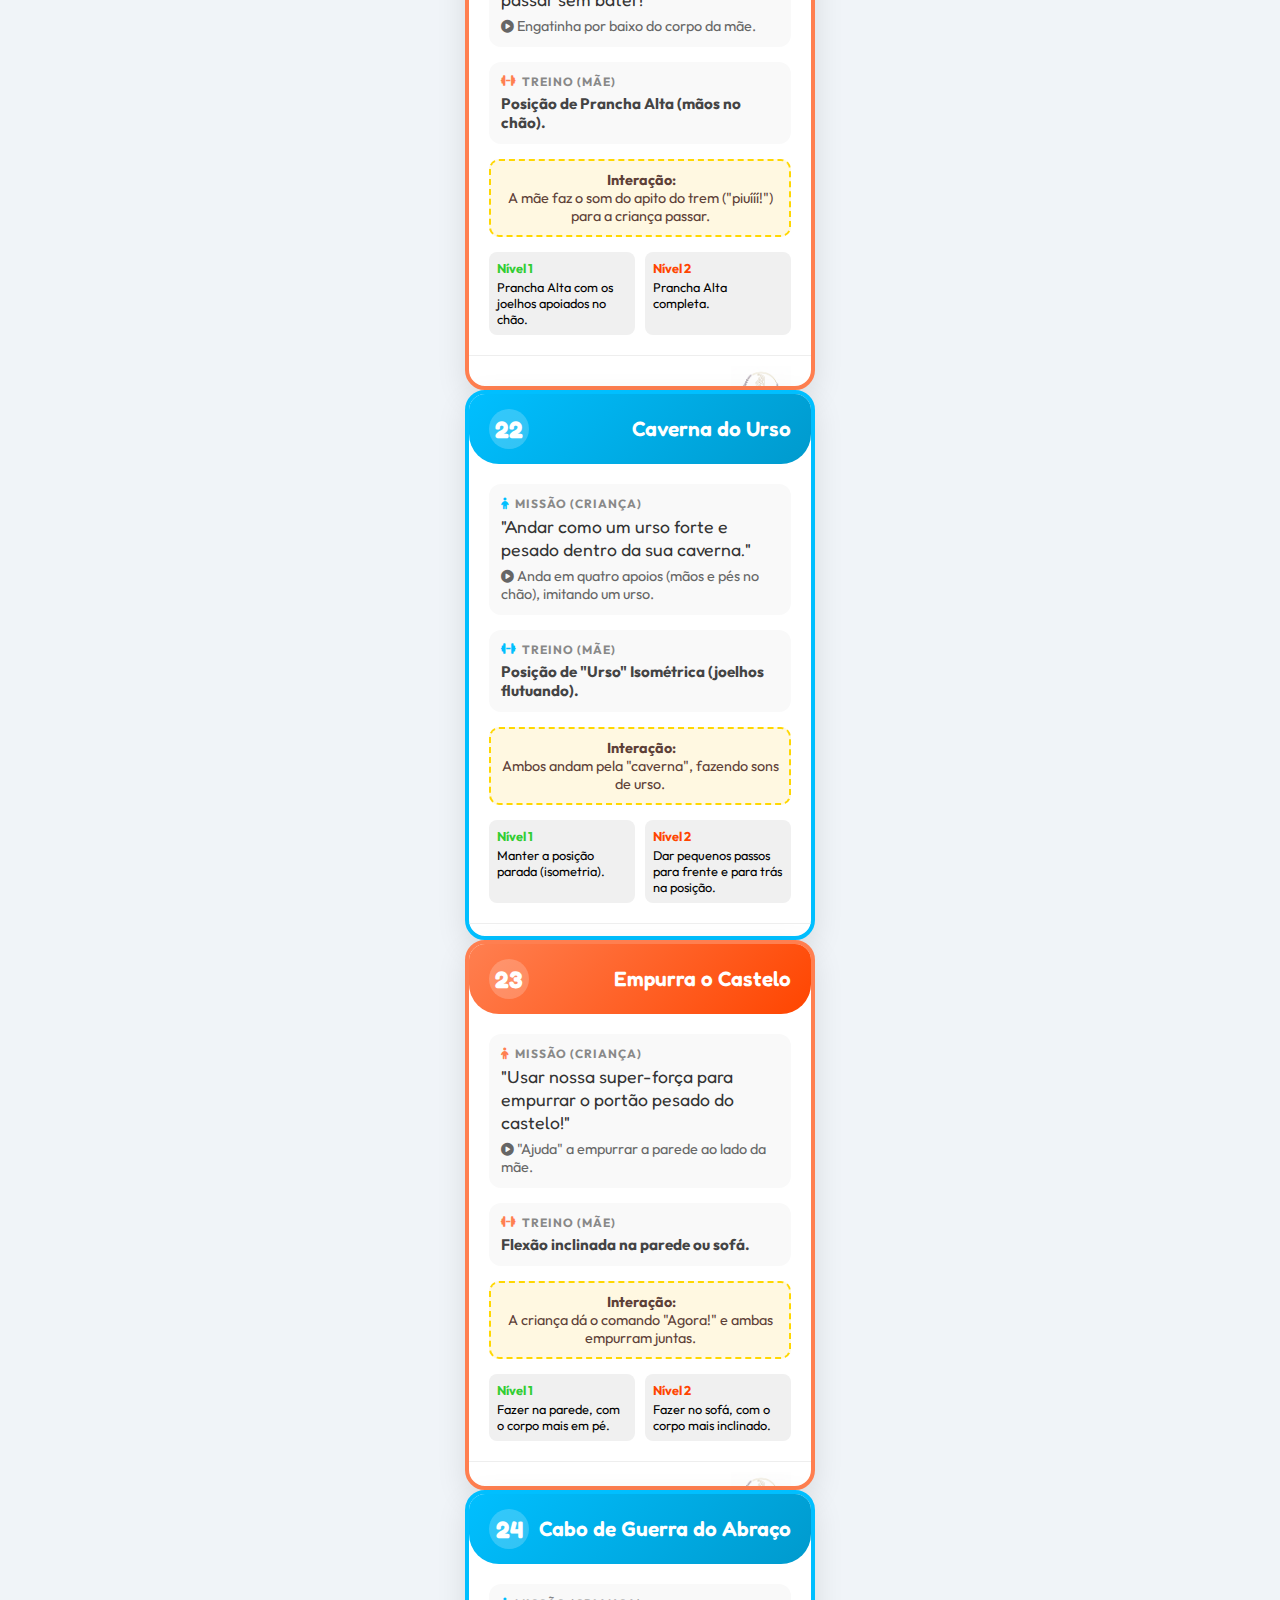
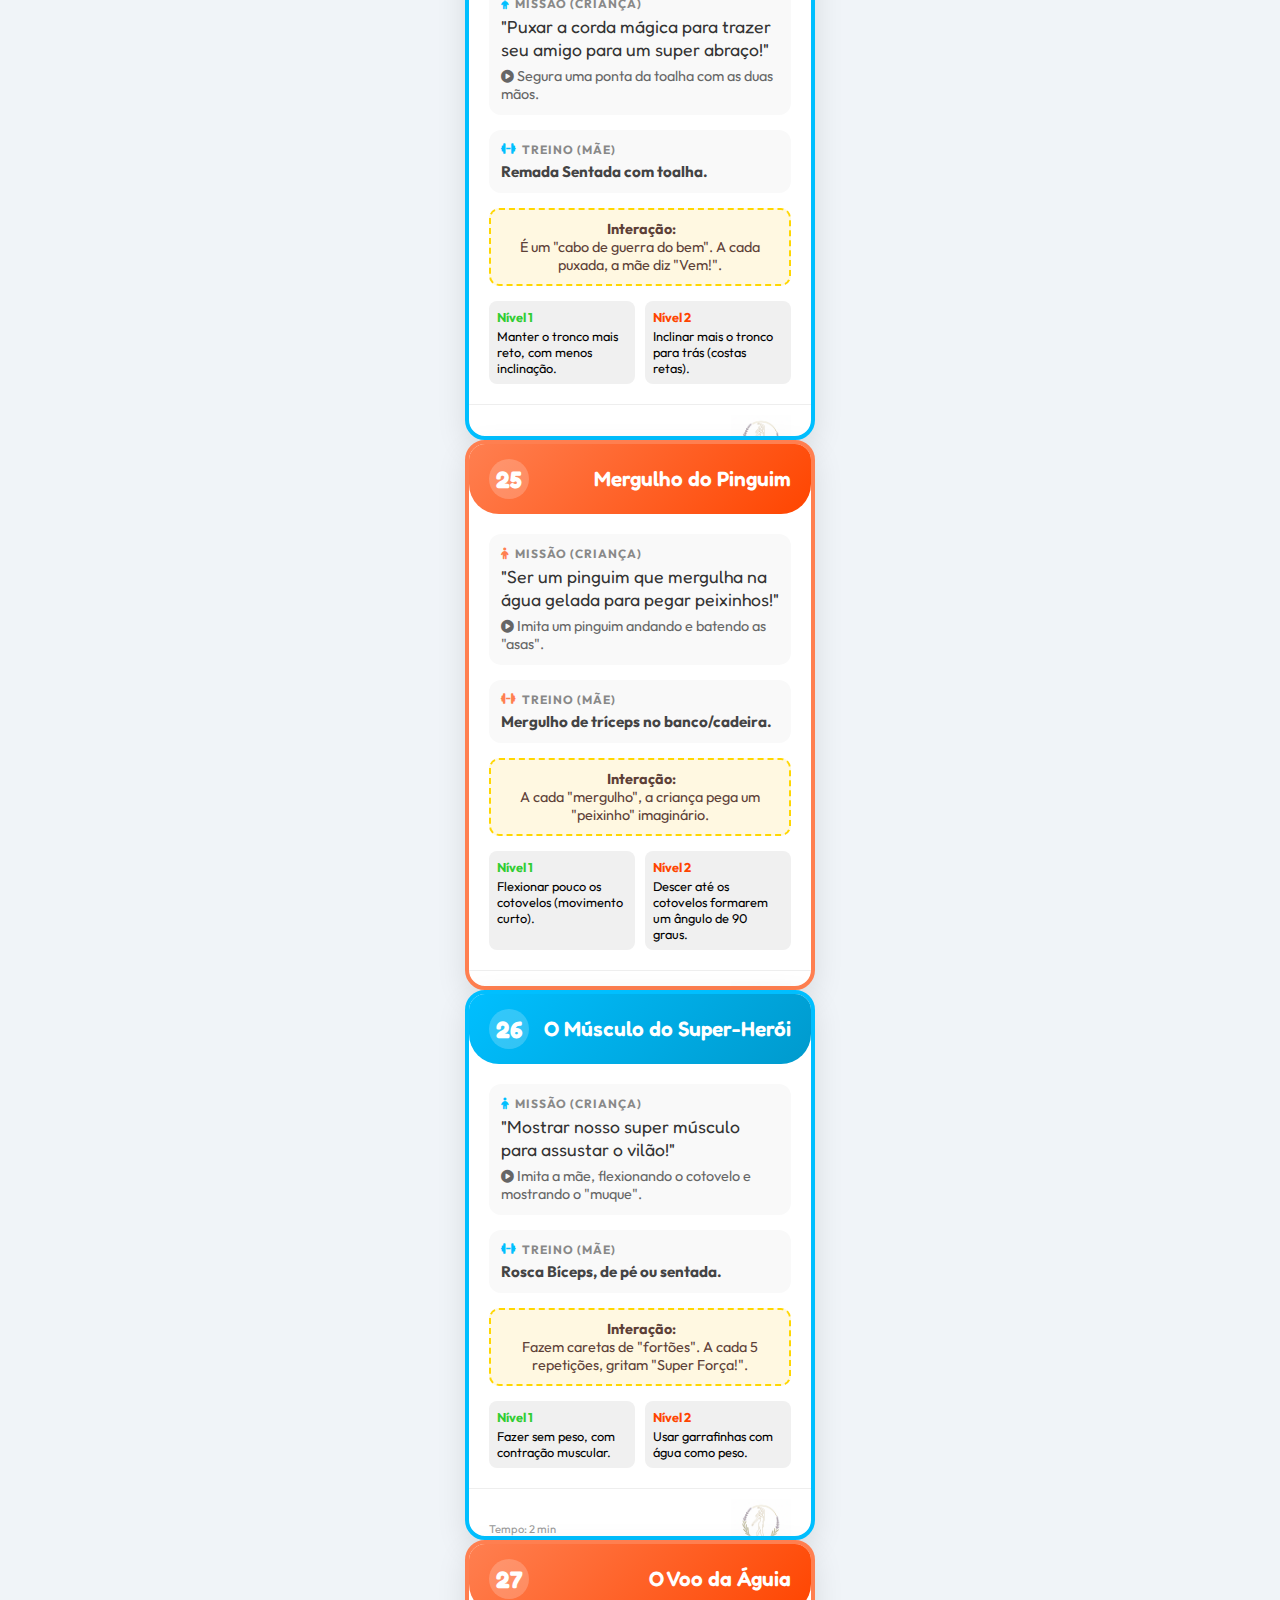
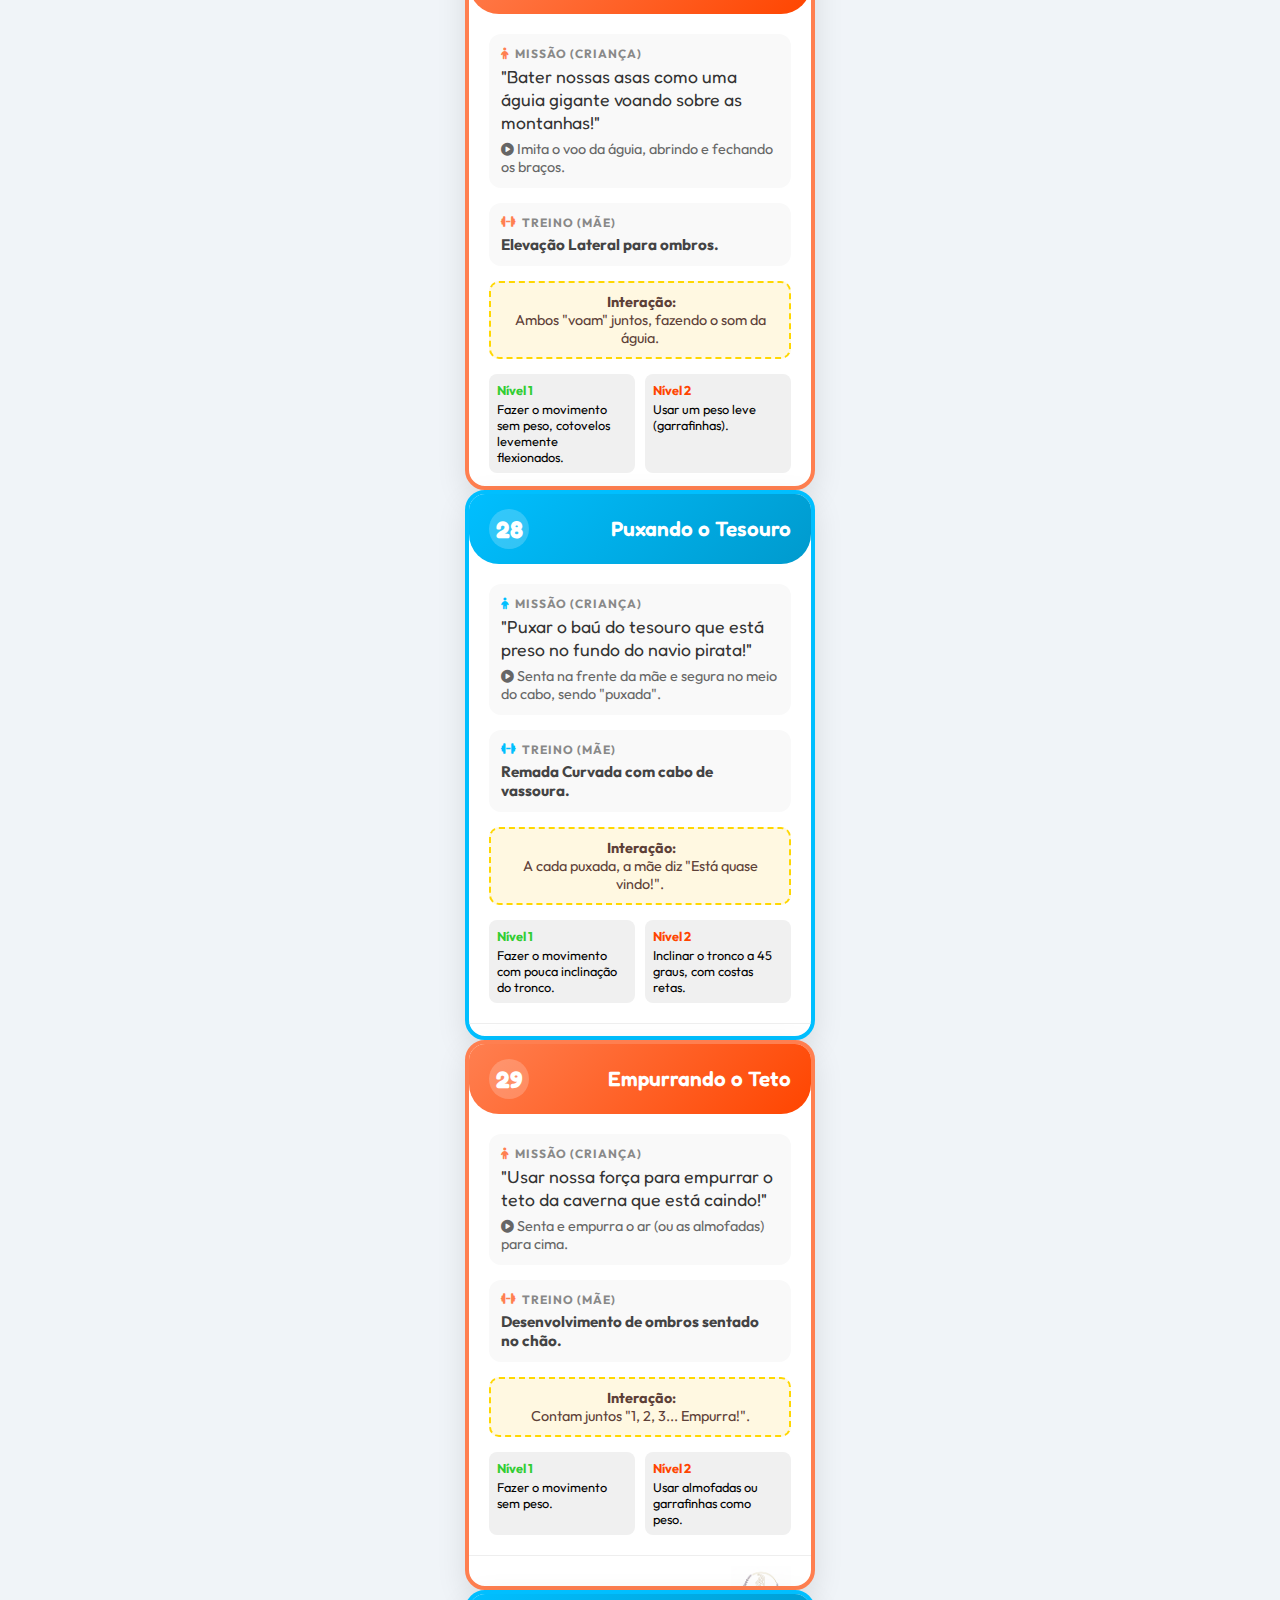
<file: BRINCATREINO_KIT_COMPLETO/CARTAS_PARA_IMPRESSAO/cards.html>
<!DOCTYPE html>
<html lang="pt-BR">

<head>
    <meta charset="UTF-8">
    <meta name="viewport" content="width=device-width, initial-scale=1.0">
    <title>BrincaTreino Cards</title>
    <script src="cards_data.js"></script>
    <link
        href="https://fonts.googleapis.com/css2?family=Fredoka:wght@400;600;700&family=Outfit:wght@300;400;600;700&display=swap"
        rel="stylesheet">
    <link rel="stylesheet" href="https://cdnjs.cloudflare.com/ajax/libs/font-awesome/6.4.0/css/all.min.css">
    <style>
        :root {
            --primary: #FF7F50;
            /* Orange */
            --secondary: #00BFFF;
            /* Blue */
            --accent: #32CD32;
            /* Green */
            --text: #2D3436;
            --bg: #F0F4F8;
            --card-w: 350px;
            /* ~A6 width relative */
            --card-h: 550px;
            /* ~A6 height relative */
        }

        body {
            background: var(--bg);
            font-family: 'Outfit', sans-serif;
            margin: 0;
            padding: 40px;
            display: flex;
            flex-wrap: wrap;
            gap: 30px;
            justify-content: center;
        }

        /* Print Settings */
        @page {
            size: A4;
            margin: 10mm;
        }

        @media print {
            body {
                background: white;
                padding: 0;
                gap: 10px;
                display: block;
                /* Helps with page breaks */
            }

            .card {
                page-break-inside: avoid;
                margin: 0 10px 20px 0;
                display: inline-block;
                border: 1px solid #ddd;
                /* Light border for cutting */
            }
        }

        /* Card Container */
        .card {
            width: var(--card-w);
            height: var(--card-h);
            background: white;
            border-radius: 20px;
            position: relative;
            overflow: hidden;
            box-shadow: 0 10px 30px rgba(0, 0, 0, 0.1);
            display: flex;
            flex-direction: column;
            border: 4px solid white;
            box-sizing: border-box;
        }

        /* Theme Variations */
        .card.theme-orange {
            border-color: var(--primary);
        }

        .card.theme-blue {
            border-color: var(--secondary);
        }

        .card.theme-green {
            border-color: var(--accent);
        }

        /* Header */
        .card-header {
            height: 90px;
            padding: 15px 20px;
            display: flex;
            align-items: center;
            justify-content: space-between;
            color: white;
            border-bottom-left-radius: 30px;
            border-bottom-right-radius: 30px;
        }

        .theme-orange .card-header {
            background: linear-gradient(135deg, #FF7F50, #FF4500);
        }

        .theme-blue .card-header {
            background: linear-gradient(135deg, #00BFFF, #009ACD);
        }

        .theme-green .card-header {
            background: linear-gradient(135deg, #32CD32, #228B22);
        }

        .card-number {
            font-family: 'Fredoka', sans-serif;
            font-size: 1.5rem;
            background: rgba(255, 255, 255, 0.2);
            width: 40px;
            height: 40px;
            border-radius: 50%;
            display: flex;
            align-items: center;
            justify-content: center;
            font-weight: 700;
        }

        .card-title {
            font-family: 'Fredoka', sans-serif;
            font-size: 1.3rem;
            font-weight: 600;
            text-align: right;
            line-height: 1.1;
            flex: 1;
            margin-left: 10px;
        }

        /* Body */
        .card-body {
            flex: 1;
            padding: 20px;
            display: flex;
            flex-direction: column;
            gap: 15px;
        }

        .section-box {
            background: #F9F9F9;
            border-radius: 12px;
            padding: 12px;
            position: relative;
        }

        .section-label {
            font-size: 0.75rem;
            text-transform: uppercase;
            letter-spacing: 1px;
            color: #888;
            font-weight: 700;
            margin-bottom: 5px;
            display: flex;
            align-items: center;
            gap: 5px;
        }

        .theme-orange .section-label i {
            color: var(--primary);
        }

        .theme-blue .section-label i {
            color: var(--secondary);
        }

        .mission-text {
            font-family: 'Fredoka', sans-serif;
            font-size: 1.1rem;
            color: #333;
            line-height: 1.3;
        }

        .mom-text {
            font-size: 0.95rem;
            color: #444;
        }

        .interaction-box {
            background: #FFF8E1;
            /* Light yellow */
            border: 2px dashed #FFD700;
            padding: 10px;
            border-radius: 10px;
            font-size: 0.9rem;
            color: #5D4037;
            text-align: center;
        }

        .levels-grid {
            display: grid;
            grid-template-columns: 1fr 1fr;
            gap: 10px;
            font-size: 0.8rem;
            margin-top: auto;
        }

        .level-box {
            padding: 8px;
            border-radius: 8px;
            background: #f0f0f0;
        }

        .level-title {
            font-weight: 700;
            display: block;
            margin-bottom: 3px;
            color: #666;
        }

        /* Footer */
        .card-footer {
            padding: 10px 20px;
            font-size: 0.7rem;
            color: #999;
            text-align: center;
            border-top: 1px solid #eee;
            display: flex;
            justify-content: space-between;
            align-items: center;
        }

        .brand-logo {
            width: 60px;
            opacity: 0.8;
        }

        /* Icons mapping (we'll implement basic logic in JS) */
    </style>
</head>

<body>

    <div id="cards-container"></div>

    <script>
        const container = document.getElementById('cards-container');

        // Helper to get themes based on index or type
        function getTheme(index) {
            if (index % 2 === 0) return 'theme-orange';
            return 'theme-blue';
        }

        cardsData.forEach((card, index) => {
            // Skip empty lines if any
            if (!card.NOME) return;

            const cardEl = document.createElement('div');
            cardEl.className = `card ${getTheme(index)}`;

            const cardNum = index + 1;

            // Parsing content
            // Note: CSV keys might have spaces or special chars depending on python export
            // We will inspect `cards_data.js` structure if needed, but assuming standard DictReader

            /* Expected keys:
               NOME, MISSÃO, CRIANÇA FAZ, MÃE FAZ, INTERAÇÃO, NÍVEL 1 (INICIANTE), NÍVEL 2 (AVANÇADO)
            */

            cardEl.innerHTML = `
            <div class="card-header">
                <div class="card-number">${cardNum}</div>
                <div class="card-title">${card.NOME}</div>
            </div>
            <div class="card-body">
                
                <div class="section-box">
                    <div class="section-label"><i class="fas fa-child"></i> Missão (Criança)</div>
                    <div class="mission-text">"${card['MISSÃO']}"</div>
                    <div style="margin-top:5px; font-size:0.9rem; color:#666;">
                        <i class="fas fa-play-circle" style="font-size:0.8rem"></i> ${card['CRIANÇA FAZ']}
                    </div>
                </div>

                <div class="section-box">
                    <div class="section-label"><i class="fas fa-dumbbell"></i> Treino (Mãe)</div>
                    <div class="mom-text"><strong>${card['MÃE FAZ']}</strong></div>
                </div>

                <div class="interaction-box">
                    <i class="fas fa-sparkles"></i> <strong>Interação:</strong><br>
                    ${card['INTERAÇÃO']}
                </div>

                <div class="levels-grid">
                    <div class="level-box">
                        <span class="level-title" style="color:#32CD32">Nível 1</span>
                        ${card['NÍVEL 1 (INICIANTE)']}
                    </div>
                    <div class="level-box">
                        <span class="level-title" style="color:#FF4500">Nível 2</span>
                        ${card['NÍVEL 2 (AVANÇADO)']}
                    </div>
                </div>

            </div>
            <div class="card-footer">
                <div>Tempo: ${card['TEMPO']}</div>
                <img src="./assets/logo.png" class="brand-logo" alt="Logo">
            </div>
        `;

            container.appendChild(cardEl);
        });
    </script>

</body>

</html>
</file>
<file: style.css>
:root {
    --primary: #FF7F50;
    --primary-light: #FF9F7D;
    --primary-dark: #E6663E;
    --secondary: #00BFFF;
    --secondary-light: #4DCEFF;
    --accent: #32CD32;
    --text: #1A1A1A;
    --text-muted: #666666;
    --bg: #FFFFFF;
    --bg-alt: #F8FAFC;
    --white: #FFFFFF;
    --card-bg: rgba(255, 255, 255, 0.8);
    --shadow-sm: 0 2px 4px rgba(0, 0, 0, 0.05);
    --shadow-md: 0 10px 25px rgba(0, 0, 0, 0.08);
    --shadow-lg: 0 20px 50px rgba(0, 0, 0, 0.12);
    --radius-sm: 8px;
    --radius-md: 16px;
    --radius-lg: 32px;
    --radius-full: 9999px;
    --transition: all 0.3s cubic-bezier(0.4, 0, 0.2, 1);
}

* {
    margin: 0;
    padding: 0;
    box-sizing: border-box;
    -webkit-font-smoothing: antialiased;
}

body {
    font-family: 'Outfit', -apple-system, BlinkMacSystemFont, "Segoe UI", Roboto, Helvetica, Arial, sans-serif;
    color: var(--text);
    background-color: var(--bg);
    line-height: 1.6;
    overflow-x: hidden;
}

h1,
h2,
h3,
h4 {
    font-family: 'Fredoka', cursive;
    font-weight: 600;
    line-height: 1.2;
}

.container {
    max-width: 1200px;
    margin: 0 auto;
    padding: 0 24px;
}

/* Buttons */
.btn {
    display: inline-flex;
    align-items: center;
    justify-content: center;
    padding: 16px 36px;
    border-radius: var(--radius-full);
    text-decoration: none;
    font-weight: 700;
    font-size: 1.1rem;
    cursor: pointer;
    transition: var(--transition);
    border: none;
    gap: 10px;
}

.btn-primary {
    background: linear-gradient(135deg, var(--primary), var(--primary-dark));
    color: white;
    box-shadow: 0 8px 20px rgba(255, 127, 80, 0.3);
}

.btn-primary:hover {
    transform: translateY(-2px) scale(1.02);
    box-shadow: 0 12px 30px rgba(255, 127, 80, 0.4);
}

.btn-secondary {
    background: transparent;
    color: var(--primary);
    border: 2px solid var(--primary);
}

.btn-secondary:hover {
    background: var(--primary);
    color: white;
}

.btn-sm {
    padding: 8px 20px;
    font-size: 0.9rem;
}

/* Navbar */
.navbar {
    position: fixed;
    top: 0;
    left: 0;
    width: 100%;
    padding: 15px 0;
    z-index: 1000;
    transition: var(--transition);
}

.navbar.scrolled {
    background: rgba(255, 255, 255, 0.9);
    backdrop-filter: blur(10px);
    box-shadow: var(--shadow-sm);
    padding: 10px 0;
}

.nav-content {
    display: flex;
    justify-content: space-between;
    align-items: center;
}

.logo {
    height: 70px;
    transition: var(--transition);
}

/* Hero Section */
.hero {
    padding: 160px 0 100px;
    background: radial-gradient(circle at 70% 30%, #FFF5F0 0%, #FFFFFF 100%);
    position: relative;
    overflow: hidden;
    min-height: 90vh;
    display: flex;
    align-items: center;
}

.hero::before {
    content: '';
    position: absolute;
    width: 600px;
    height: 600px;
    background: var(--primary);
    filter: blur(150px);
    opacity: 0.1;
    top: -100px;
    right: -100px;
    z-index: 0;
}

.hero-content {
    max-width: 650px;
    position: relative;
    z-index: 2;
}

.hero h1 {
    font-size: clamp(2.5rem, 5vw, 4rem);
    margin: 20px 0;
    color: var(--text);
}

.hero .highlight {
    background: linear-gradient(135deg, var(--primary), var(--primary-dark));
    -webkit-background-clip: text;
    background-clip: text;
    -webkit-text-fill-color: transparent;
    display: inline-block;
}

.hero-sub {
    font-size: 1.25rem;
    margin-bottom: 40px;
    color: var(--text-muted);
}

.badge {
    background: rgba(255, 127, 80, 0.1);
    color: var(--primary);
    padding: 6px 16px;
    border-radius: var(--radius-full);
    font-size: 0.9rem;
    font-weight: 700;
    display: inline-block;
    letter-spacing: 0.5px;
    text-transform: uppercase;
}

.hero-image {
    flex: 1;
    display: flex;
    justify-content: flex-end;
    position: relative;
    z-index: 1;
}

.image-wrapper {
    position: relative;
}

.image-wrapper::after {
    content: '';
    position: absolute;
    top: 50%;
    left: 50%;
    transform: translate(-50%, -50%);
    width: 120%;
    height: 120%;
    background: radial-gradient(circle, rgba(255, 127, 80, 0.15) 0%, transparent 70%);
    z-index: -1;
}

.hero-trust {
    margin-top: 40px;
    display: flex;
    gap: 24px;
    flex-wrap: wrap;
}

.hero-trust span {
    display: flex;
    align-items: center;
    gap: 8px;
    font-weight: 600;
    font-size: 0.95rem;
    color: var(--text);
}

.hero-trust i {
    color: var(--accent);
}

/* Problem/Solution Section */
.section {
    padding: 100px 0;
}

.text-center {
    text-align: center;
}

h2 {
    font-size: clamp(2rem, 4vw, 3rem);
    margin-bottom: 24px;
}

.text-gradient {
    color: var(--primary);
}

.section-desc {
    max-width: 800px;
    margin: 0 auto 60px;
    color: var(--text-muted);
    font-size: 1.15rem;
}

/* Features Grid */
.cards-grid {
    display: grid;
    grid-template-columns: repeat(auto-fit, minmax(300px, 1fr));
    gap: 32px;
}

.card-feature {
    background: var(--white);
    padding: 48px 32px;
    border-radius: var(--radius-md);
    box-shadow: var(--shadow-md);
    text-align: center;
    transition: var(--transition);
    border: 1px solid #F1F5F9;
}

.card-feature:hover {
    transform: translateY(-12px);
    box-shadow: var(--shadow-lg);
    border-color: var(--primary-light);
}

.icon-box {
    width: 80px;
    height: 80px;
    background: rgba(255, 127, 80, 0.1);
    border-radius: 24px;
    display: flex;
    align-items: center;
    justify-content: center;
    margin: 0 auto 24px;
    font-size: 2rem;
    color: var(--primary);
    transition: var(--transition);
}

.card-feature:hover .icon-box {
    background: var(--primary);
    color: white;
    transform: rotate(10deg);
}

/* Showcase Section */
.showcase {
    background-color: var(--bg-alt);
    border-radius: var(--radius-lg);
}

.row {
    display: flex;
    align-items: center;
    gap: 80px;
}

.benefit-list {
    list-style: none;
    margin: 40px 0;
    display: grid;
    gap: 20px;
}

.benefit-list li {
    background: white;
    padding: 20px 24px;
    border-radius: var(--radius-sm);
    box-shadow: var(--shadow-sm);
    border-left: 6px solid var(--secondary);
    transition: var(--transition);
}

.benefit-list li:hover {
    transform: translateX(10px);
}

.card-stack-mockup {
    position: relative;
    width: 320px;
    height: 440px;
}

.card-item {
    background: white;
    width: 100%;
    height: 100%;
    border-radius: 24px;
    box-shadow: var(--shadow-lg);
    position: absolute;
    display: flex;
    flex-direction: column;
    align-items: center;
    justify-content: center;
    border: 1px solid #F1F5F9;
    transition: transform 0.6s cubic-bezier(0.175, 0.885, 0.32, 1.275);
    text-align: center;
    padding: 32px;
}

.card-1 {
    z-index: 3;
    transform: rotate(-6deg) translateX(-10px);
}

.card-2 {
    z-index: 2;
    transform: rotate(6deg) translateX(10px);
}

.card-3 {
    z-index: 1;
    transform: rotate(0);
}

.card-stack-mockup:hover .card-1 {
    transform: rotate(-20deg) translateX(-60px);
}

.card-stack-mockup:hover .card-2 {
    transform: rotate(20deg) translateX(60px);
}

/* Content Preview */
.preview-grid {
    display: flex;
    justify-content: center;
    gap: 80px;
    margin: 60px 0;
}

.preview-number {
    display: block;
    font-size: 4.5rem;
    font-weight: 700;
    color: var(--primary);
    font-family: 'Fredoka', cursive;
    line-height: 1;
}

.preview-label {
    font-size: 1.1rem;
    color: var(--text-muted);
    font-weight: 600;
}

.tags {
    display: flex;
    justify-content: center;
    flex-wrap: wrap;
    gap: 16px;
    max-width: 900px;
    margin: 0 auto;
}

.tags span {
    background: rgba(0, 191, 255, 0.05);
    padding: 12px 24px;
    border-radius: var(--radius-full);
    font-weight: 600;
    color: var(--secondary);
    border: 1px solid rgba(0, 191, 255, 0.2);
    transition: var(--transition);
}

.tags span:hover {
    background: var(--secondary);
    color: white;
}

/* About Section */
.about-grid {
    display: flex;
    align-items: center;
    gap: 80px;
}

.about-img {
    flex: 1;
    position: relative;
    max-width: 500px;
    height: 550px;
    /* Altura fixa para manter a consistência */
}

.about-img img {
    width: 100%;
    height: 100%;
    object-fit: cover;
    /* Faz a imagem preencher o espaço sem distorcer */
    object-position: center 20%;
    /* Foca mais na parte superior (rosto) */
    border-radius: var(--radius-md);
    box-shadow: var(--shadow-lg);
    display: block;
}

.about-img::before {
    content: '';
    position: absolute;
    width: 100%;
    height: 100%;
    border: 4px solid var(--primary);
    border-radius: var(--radius-md);
    top: 20px;
    left: -20px;
    z-index: -1;
}

.about-text {
    flex: 1.2;
}

/* Testimonials */
.testimonial-grid {
    display: grid;
    grid-template-columns: repeat(auto-fit, minmax(350px, 1fr));
    gap: 32px;
}

.testimonial-card {
    background: var(--bg-alt);
    padding: 40px;
    border-radius: var(--radius-md);
    position: relative;
}

.testimonial-card::after {
    content: '“';
    position: absolute;
    top: 20px;
    right: 30px;
    font-size: 6rem;
    color: rgba(0, 0, 0, 0.05);
    font-family: serif;
    line-height: 1;
}

.testimonial-card cite {
    display: block;
    margin-top: 24px;
    font-weight: 700;
    font-style: normal;
    color: var(--primary);
}

/* Offer Box */
.offer {
    background: linear-gradient(135deg, var(--primary), var(--primary-dark));
    padding: 120px 0;
}

.offer-box {
    background: white;
    max-width: 800px;
    margin: 0 auto;
    padding: 80px 40px;
    border-radius: var(--radius-lg);
    box-shadow: var(--shadow-lg);
    position: relative;
    text-align: center;
}

.best-value {
    position: absolute;
    top: -20px;
    left: 50%;
    transform: translateX(-50%);
    background: var(--accent);
    color: white;
    padding: 10px 32px;
    border-radius: var(--radius-full);
    font-weight: 800;
    text-transform: uppercase;
    font-size: 0.9rem;
    box-shadow: 0 4px 15px rgba(50, 205, 50, 0.4);
}

.price {
    font-size: 5rem;
    color: var(--text);
    margin: 30px 0;
    display: flex;
    justify-content: center;
    align-items: flex-start;
}

.currency {
    font-size: 1.5rem;
    margin-top: 20px;
    margin-right: 5px;
    color: var(--text-muted);
}

.cents {
    font-size: 1.5rem;
    margin-top: 20px;
    color: var(--text-muted);
}

.offer-features {
    display: grid;
    grid-template-columns: repeat(auto-fit, minmax(200px, 1fr));
    gap: 16px;
    text-align: left;
    margin: 40px 0;
}

.offer-features li {
    list-style: none;
    display: flex;
    align-items: center;
    gap: 12px;
    font-weight: 600;
}

.offer-features i {
    color: var(--accent);
}

.guarantee-box {
    margin-top: 40px;
    padding-top: 40px;
    border-top: 1px solid #F1F5F9;
}

/* Footer */
footer {
    background: #0F172A;
    color: #94A3B8;
    padding: 60px 0;
    text-align: center;
}

footer p {
    margin-bottom: 10px;
}

/* Mobile Optimizations */
@media (max-width: 991px) {
    .hero {
        padding-top: 140px;
        flex-direction: column;
        text-align: center;
    }

    .hero-content {
        margin-bottom: 60px;
    }

    .hero-image {
        justify-content: center;
    }

    .hero-trust {
        justify-content: center;
    }

    .row,
    .about-grid {
        flex-direction: column;
        text-align: center;
        gap: 48px;
    }
}

@media (max-width: 576px) {
    .container {
        padding: 0 20px;
    }

    .hero h1 {
        font-size: 2.5rem;
    }

    .preview-grid {
        flex-direction: column;
        gap: 40px;
    }
}

/* WhatsApp Float */
.whatsapp-float {
    position: fixed;
    bottom: 30px;
    right: 30px;
    width: 65px;
    height: 65px;
    background-color: #25D366;
    color: white;
    border-radius: 50px;
    text-align: center;
    font-size: 35px;
    box-shadow: 0 10px 25px rgba(37, 211, 102, 0.3);
    z-index: 1000;
    display: flex;
    align-items: center;
    justify-content: center;
    text-decoration: none;
    transition: var(--transition);
    animation: whatsapp-pulse 2s infinite;
}

.whatsapp-float:hover {
    transform: scale(1.1);
    background-color: #128C7E;
    animation: none;
}

.whatsapp-tooltip {
    position: absolute;
    right: 80px;
    background: white;
    color: var(--text);
    padding: 12px 20px;
    border-radius: var(--radius-md);
    font-size: 0.95rem;
    font-weight: 600;
    box-shadow: var(--shadow-lg);
    white-space: nowrap;
    opacity: 0;
    pointer-events: none;
    transition: var(--transition);
    border: 1px solid #F1F5F9;
}

.whatsapp-float:hover .whatsapp-tooltip {
    opacity: 1;
    transform: translateX(-10px);
}

@keyframes whatsapp-pulse {
    0% {
        box-shadow: 0 0 0 0 rgba(37, 211, 102, 0.4);
    }

    70% {
        box-shadow: 0 0 0 20px rgba(37, 211, 102, 0);
    }

    100% {
        box-shadow: 0 0 0 0 rgba(37, 211, 102, 0);
    }
}

@media (max-width: 768px) {
    .whatsapp-float {
        bottom: 20px;
        right: 20px;
        width: 55px;
        height: 55px;
        font-size: 28px;
    }

    .whatsapp-tooltip {
        display: none;
    }
}

/* Modal Styles */
.modal {
    display: none;
    position: fixed;
    z-index: 2000;
    left: 0;
    top: 0;
    width: 100%;
    height: 100%;
    background-color: rgba(0, 0, 0, 0.6);
    backdrop-filter: blur(5px);
    align-items: center;
    justify-content: center;
}

.modal-content {
    background-color: white;
    padding: 40px;
    border-radius: var(--radius-md);
    width: 90%;
    max-width: 450px;
    position: relative;
    box-shadow: var(--shadow-lg);
    animation: modalFadeIn 0.3s ease-out;
}

@keyframes modalFadeIn {
    from {
        opacity: 0;
        transform: translateY(-20px);
    }

    to {
        opacity: 1;
        transform: translateY(0);
    }
}

.close-modal {
    position: absolute;
    right: 20px;
    top: 15px;
    font-size: 28px;
    font-weight: bold;
    color: var(--text-muted);
    cursor: pointer;
    transition: var(--transition);
}

.close-modal:hover {
    color: var(--primary);
}

.modal-header {
    text-align: center;
    margin-bottom: 30px;
}

.modal-header h2 {
    color: var(--text);
    margin-bottom: 10px;
}

.form-group {
    margin-bottom: 20px;
}

.form-group label {
    display: block;
    margin-bottom: 8px;
    font-weight: 600;
    color: var(--text);
}

.form-group input {
    width: 100%;
    padding: 14px 20px;
    border-radius: var(--radius-sm);
    border: 2px solid #E2E8F0;
    font-family: 'Outfit', sans-serif;
    font-size: 1rem;
    transition: var(--transition);
}

.form-group input:focus {
    outline: none;
    border-color: var(--primary);
}

.form-privacy {
    font-size: 0.8rem;
    color: var(--text-muted);
    text-align: center;
    margin-top: 15px;
}

/* Bonus Section Styles */
.bonus-section {
    background: var(--bg-alt);
    position: relative;
}

.access-group {
    margin-bottom: 60px;
}

.access-title {
    display: inline-flex;
    align-items: center;
    gap: 12px;
    background: white;
    padding: 12px 24px;
    border-radius: var(--radius-md);
    box-shadow: var(--shadow-sm);
    margin-bottom: 30px;
    border-left: 6px solid var(--primary);
}

.access-title h3 {
    font-size: 1.25rem;
    color: var(--text);
    margin: 0;
}

.access-title i {
    color: var(--primary);
    font-size: 1.5rem;
}

.delayed .access-title {
    border-left-color: var(--secondary);
}

.delayed .access-title i {
    color: var(--secondary);
}

.bonus-grid {
    display: grid;
    grid-template-columns: repeat(auto-fit, minmax(320px, 1fr));
    gap: 24px;
}

.bonus-card {
    background: white;
    padding: 30px;
    border-radius: var(--radius-md);
    box-shadow: var(--shadow-sm);
    transition: var(--transition);
    border: 1px solid #F1F5F9;
    display: flex;
    flex-direction: column;
}

.bonus-card:hover {
    transform: translateY(-5px);
    box-shadow: var(--shadow-md);
    border-color: var(--primary-light);
}

.bonus-card h4 {
    color: var(--primary);
    font-size: 1.1rem;
    margin-bottom: 12px;
    display: flex;
    align-items: center;
    gap: 10px;
}

.bonus-card p {
    font-size: 0.95rem;
    color: var(--text-muted);
}

.bonus-summary {
    background: var(--white);
    padding: 30px;
    border-radius: var(--radius-md);
    border: 2px dashed var(--primary-light);
    text-align: center;
    font-weight: 600;
    color: var(--text);
    margin-top: 40px;
}
</file>
<file: BRINCATREINO_LP/style.css>
:root {
    --primary: #FF7F50;
    --primary-light: #FF9F7D;
    --primary-dark: #E6663E;
    --secondary: #00BFFF;
    --secondary-light: #4DCEFF;
    --accent: #32CD32;
    --text: #1A1A1A;
    --text-muted: #666666;
    --bg: #FFFFFF;
    --bg-alt: #F8FAFC;
    --white: #FFFFFF;
    --card-bg: rgba(255, 255, 255, 0.8);
    --shadow-sm: 0 2px 4px rgba(0, 0, 0, 0.05);
    --shadow-md: 0 10px 25px rgba(0, 0, 0, 0.08);
    --shadow-lg: 0 20px 50px rgba(0, 0, 0, 0.12);
    --radius-sm: 8px;
    --radius-md: 16px;
    --radius-lg: 32px;
    --radius-full: 9999px;
    --transition: all 0.3s cubic-bezier(0.4, 0, 0.2, 1);
}

* {
    margin: 0;
    padding: 0;
    box-sizing: border-box;
    -webkit-font-smoothing: antialiased;
}

body {
    font-family: 'Outfit', -apple-system, BlinkMacSystemFont, "Segoe UI", Roboto, Helvetica, Arial, sans-serif;
    color: var(--text);
    background-color: var(--bg);
    line-height: 1.6;
    overflow-x: hidden;
}

h1,
h2,
h3,
h4 {
    font-family: 'Fredoka', cursive;
    font-weight: 600;
    line-height: 1.2;
}

.container {
    max-width: 1200px;
    margin: 0 auto;
    padding: 0 24px;
}

/* Buttons */
.btn {
    display: inline-flex;
    align-items: center;
    justify-content: center;
    padding: 16px 36px;
    border-radius: var(--radius-full);
    text-decoration: none;
    font-weight: 700;
    font-size: 1.1rem;
    cursor: pointer;
    transition: var(--transition);
    border: none;
    gap: 10px;
}

.btn-primary {
    background: linear-gradient(135deg, var(--primary), var(--primary-dark));
    color: white;
    box-shadow: 0 8px 20px rgba(255, 127, 80, 0.3);
}

.btn-primary:hover {
    transform: translateY(-2px) scale(1.02);
    box-shadow: 0 12px 30px rgba(255, 127, 80, 0.4);
}

.btn-secondary {
    background: transparent;
    color: var(--primary);
    border: 2px solid var(--primary);
}

.btn-secondary:hover {
    background: var(--primary);
    color: white;
}

.btn-sm {
    padding: 8px 20px;
    font-size: 0.9rem;
}

/* Navbar */
.navbar {
    position: fixed;
    top: 0;
    left: 0;
    width: 100%;
    padding: 15px 0;
    z-index: 1000;
    transition: var(--transition);
}

.navbar.scrolled {
    background: rgba(255, 255, 255, 0.9);
    backdrop-filter: blur(10px);
    box-shadow: var(--shadow-sm);
    padding: 10px 0;
}

.nav-content {
    display: flex;
    justify-content: space-between;
    align-items: center;
}

.logo {
    height: 70px;
    transition: var(--transition);
}

/* Hero Section */
.hero {
    padding: 160px 0 100px;
    background: radial-gradient(circle at 70% 30%, #FFF5F0 0%, #FFFFFF 100%);
    position: relative;
    overflow: hidden;
    min-height: 90vh;
    display: flex;
    align-items: center;
}

.hero::before {
    content: '';
    position: absolute;
    width: 600px;
    height: 600px;
    background: var(--primary);
    filter: blur(150px);
    opacity: 0.1;
    top: -100px;
    right: -100px;
    z-index: 0;
}

.hero-content {
    max-width: 650px;
    position: relative;
    z-index: 2;
}

.hero h1 {
    font-size: clamp(2.5rem, 5vw, 4rem);
    margin: 20px 0;
    color: var(--text);
}

.hero .highlight {
    background: linear-gradient(135deg, var(--primary), var(--primary-dark));
    -webkit-background-clip: text;
    background-clip: text;
    -webkit-text-fill-color: transparent;
    display: inline-block;
}

.hero-sub {
    font-size: 1.25rem;
    margin-bottom: 40px;
    color: var(--text-muted);
}

.badge {
    background: rgba(255, 127, 80, 0.1);
    color: var(--primary);
    padding: 6px 16px;
    border-radius: var(--radius-full);
    font-size: 0.9rem;
    font-weight: 700;
    display: inline-block;
    letter-spacing: 0.5px;
    text-transform: uppercase;
}

.hero-image {
    flex: 1;
    display: flex;
    justify-content: flex-end;
    position: relative;
    z-index: 1;
}

.image-wrapper {
    position: relative;
}

.image-wrapper::after {
    content: '';
    position: absolute;
    top: 50%;
    left: 50%;
    transform: translate(-50%, -50%);
    width: 120%;
    height: 120%;
    background: radial-gradient(circle, rgba(255, 127, 80, 0.15) 0%, transparent 70%);
    z-index: -1;
}

.hero-trust {
    margin-top: 40px;
    display: flex;
    gap: 24px;
    flex-wrap: wrap;
}

.hero-trust span {
    display: flex;
    align-items: center;
    gap: 8px;
    font-weight: 600;
    font-size: 0.95rem;
    color: var(--text);
}

.hero-trust i {
    color: var(--accent);
}

/* Problem/Solution Section */
.section {
    padding: 100px 0;
}

.text-center {
    text-align: center;
}

h2 {
    font-size: clamp(2rem, 4vw, 3rem);
    margin-bottom: 24px;
}

.text-gradient {
    color: var(--primary);
}

.section-desc {
    max-width: 800px;
    margin: 0 auto 60px;
    color: var(--text-muted);
    font-size: 1.15rem;
}

/* Features Grid */
.cards-grid {
    display: grid;
    grid-template-columns: repeat(auto-fit, minmax(300px, 1fr));
    gap: 32px;
}

.card-feature {
    background: var(--white);
    padding: 48px 32px;
    border-radius: var(--radius-md);
    box-shadow: var(--shadow-md);
    text-align: center;
    transition: var(--transition);
    border: 1px solid #F1F5F9;
}

.card-feature:hover {
    transform: translateY(-12px);
    box-shadow: var(--shadow-lg);
    border-color: var(--primary-light);
}

.icon-box {
    width: 80px;
    height: 80px;
    background: rgba(255, 127, 80, 0.1);
    border-radius: 24px;
    display: flex;
    align-items: center;
    justify-content: center;
    margin: 0 auto 24px;
    font-size: 2rem;
    color: var(--primary);
    transition: var(--transition);
}

.card-feature:hover .icon-box {
    background: var(--primary);
    color: white;
    transform: rotate(10deg);
}

/* Showcase Section */
.showcase {
    background-color: var(--bg-alt);
    border-radius: var(--radius-lg);
}

.row {
    display: flex;
    align-items: center;
    gap: 80px;
}

.benefit-list {
    list-style: none;
    margin: 40px 0;
    display: grid;
    gap: 20px;
}

.benefit-list li {
    background: white;
    padding: 20px 24px;
    border-radius: var(--radius-sm);
    box-shadow: var(--shadow-sm);
    border-left: 6px solid var(--secondary);
    transition: var(--transition);
}

.benefit-list li:hover {
    transform: translateX(10px);
}

.card-stack-mockup {
    position: relative;
    width: 320px;
    height: 440px;
}

.card-item {
    background: white;
    width: 100%;
    height: 100%;
    border-radius: 24px;
    box-shadow: var(--shadow-lg);
    position: absolute;
    display: flex;
    flex-direction: column;
    align-items: center;
    justify-content: center;
    border: 1px solid #F1F5F9;
    transition: transform 0.6s cubic-bezier(0.175, 0.885, 0.32, 1.275);
    text-align: center;
    padding: 32px;
}

.card-1 {
    z-index: 3;
    transform: rotate(-6deg) translateX(-10px);
}

.card-2 {
    z-index: 2;
    transform: rotate(6deg) translateX(10px);
}

.card-3 {
    z-index: 1;
    transform: rotate(0);
}

.card-stack-mockup:hover .card-1 {
    transform: rotate(-20deg) translateX(-60px);
}

.card-stack-mockup:hover .card-2 {
    transform: rotate(20deg) translateX(60px);
}

/* Content Preview */
.preview-grid {
    display: flex;
    justify-content: center;
    gap: 80px;
    margin: 60px 0;
}

.preview-number {
    display: block;
    font-size: 4.5rem;
    font-weight: 700;
    color: var(--primary);
    font-family: 'Fredoka', cursive;
    line-height: 1;
}

.preview-label {
    font-size: 1.1rem;
    color: var(--text-muted);
    font-weight: 600;
}

.tags {
    display: flex;
    justify-content: center;
    flex-wrap: wrap;
    gap: 16px;
    max-width: 900px;
    margin: 0 auto;
}

.tags span {
    background: rgba(0, 191, 255, 0.05);
    padding: 12px 24px;
    border-radius: var(--radius-full);
    font-weight: 600;
    color: var(--secondary);
    border: 1px solid rgba(0, 191, 255, 0.2);
    transition: var(--transition);
}

.tags span:hover {
    background: var(--secondary);
    color: white;
}

/* About Section */
.about-grid {
    display: flex;
    align-items: center;
    gap: 80px;
}

.about-img {
    flex: 1;
    position: relative;
    max-width: 500px;
    height: 550px;
    /* Altura fixa para manter a consistência */
}

.about-img img {
    width: 100%;
    height: 100%;
    object-fit: cover;
    /* Faz a imagem preencher o espaço sem distorcer */
    object-position: center 20%;
    /* Foca mais na parte superior (rosto) */
    border-radius: var(--radius-md);
    box-shadow: var(--shadow-lg);
    display: block;
}

.about-img::before {
    content: '';
    position: absolute;
    width: 100%;
    height: 100%;
    border: 4px solid var(--primary);
    border-radius: var(--radius-md);
    top: 20px;
    left: -20px;
    z-index: -1;
}

.about-text {
    flex: 1.2;
}

/* Testimonials */
.testimonial-grid {
    display: grid;
    grid-template-columns: repeat(auto-fit, minmax(350px, 1fr));
    gap: 32px;
}

.testimonial-card {
    background: var(--bg-alt);
    padding: 40px;
    border-radius: var(--radius-md);
    position: relative;
}

.testimonial-card::after {
    content: '“';
    position: absolute;
    top: 20px;
    right: 30px;
    font-size: 6rem;
    color: rgba(0, 0, 0, 0.05);
    font-family: serif;
    line-height: 1;
}

.testimonial-card cite {
    display: block;
    margin-top: 24px;
    font-weight: 700;
    font-style: normal;
    color: var(--primary);
}

/* Offer Box */
.offer {
    background: linear-gradient(135deg, var(--primary), var(--primary-dark));
    padding: 120px 0;
}

.offer-box {
    background: white;
    max-width: 800px;
    margin: 0 auto;
    padding: 80px 40px;
    border-radius: var(--radius-lg);
    box-shadow: var(--shadow-lg);
    position: relative;
    text-align: center;
}

.best-value {
    position: absolute;
    top: -20px;
    left: 50%;
    transform: translateX(-50%);
    background: var(--accent);
    color: white;
    padding: 10px 32px;
    border-radius: var(--radius-full);
    font-weight: 800;
    text-transform: uppercase;
    font-size: 0.9rem;
    box-shadow: 0 4px 15px rgba(50, 205, 50, 0.4);
}

.price {
    font-size: 5rem;
    color: var(--text);
    margin: 30px 0;
    display: flex;
    justify-content: center;
    align-items: flex-start;
}

.currency {
    font-size: 1.5rem;
    margin-top: 20px;
    margin-right: 5px;
    color: var(--text-muted);
}

.cents {
    font-size: 1.5rem;
    margin-top: 20px;
    color: var(--text-muted);
}

.offer-features {
    display: grid;
    grid-template-columns: repeat(auto-fit, minmax(200px, 1fr));
    gap: 16px;
    text-align: left;
    margin: 40px 0;
}

.offer-features li {
    list-style: none;
    display: flex;
    align-items: center;
    gap: 12px;
    font-weight: 600;
}

.offer-features i {
    color: var(--accent);
}

.guarantee-box {
    margin-top: 40px;
    padding-top: 40px;
    border-top: 1px solid #F1F5F9;
}

/* Footer */
footer {
    background: #0F172A;
    color: #94A3B8;
    padding: 60px 0;
    text-align: center;
}

footer p {
    margin-bottom: 10px;
}

/* Mobile Optimizations */
@media (max-width: 991px) {
    .hero {
        padding-top: 140px;
        flex-direction: column;
        text-align: center;
    }

    .hero-content {
        margin-bottom: 60px;
    }

    .hero-image {
        justify-content: center;
    }

    .hero-trust {
        justify-content: center;
    }

    .row,
    .about-grid {
        flex-direction: column;
        text-align: center;
        gap: 48px;
    }
}

@media (max-width: 576px) {
    .container {
        padding: 0 20px;
    }

    .hero h1 {
        font-size: 2.5rem;
    }

    .preview-grid {
        flex-direction: column;
        gap: 40px;
    }
}

/* WhatsApp Float */
.whatsapp-float {
    position: fixed;
    bottom: 30px;
    right: 30px;
    width: 65px;
    height: 65px;
    background-color: #25D366;
    color: white;
    border-radius: 50px;
    text-align: center;
    font-size: 35px;
    box-shadow: 0 10px 25px rgba(37, 211, 102, 0.3);
    z-index: 1000;
    display: flex;
    align-items: center;
    justify-content: center;
    text-decoration: none;
    transition: var(--transition);
    animation: whatsapp-pulse 2s infinite;
}

.whatsapp-float:hover {
    transform: scale(1.1);
    background-color: #128C7E;
    animation: none;
}

.whatsapp-tooltip {
    position: absolute;
    right: 80px;
    background: white;
    color: var(--text);
    padding: 12px 20px;
    border-radius: var(--radius-md);
    font-size: 0.95rem;
    font-weight: 600;
    box-shadow: var(--shadow-lg);
    white-space: nowrap;
    opacity: 0;
    pointer-events: none;
    transition: var(--transition);
    border: 1px solid #F1F5F9;
}

.whatsapp-float:hover .whatsapp-tooltip {
    opacity: 1;
    transform: translateX(-10px);
}

@keyframes whatsapp-pulse {
    0% {
        box-shadow: 0 0 0 0 rgba(37, 211, 102, 0.4);
    }

    70% {
        box-shadow: 0 0 0 20px rgba(37, 211, 102, 0);
    }

    100% {
        box-shadow: 0 0 0 0 rgba(37, 211, 102, 0);
    }
}

@media (max-width: 768px) {
    .whatsapp-float {
        bottom: 20px;
        right: 20px;
        width: 55px;
        height: 55px;
        font-size: 28px;
    }

    .whatsapp-tooltip {
        display: none;
    }
}

/* Modal Styles */
.modal {
    display: none;
    position: fixed;
    z-index: 2000;
    left: 0;
    top: 0;
    width: 100%;
    height: 100%;
    background-color: rgba(0, 0, 0, 0.6);
    backdrop-filter: blur(5px);
    align-items: center;
    justify-content: center;
}

.modal-content {
    background-color: white;
    padding: 40px;
    border-radius: var(--radius-md);
    width: 90%;
    max-width: 450px;
    position: relative;
    box-shadow: var(--shadow-lg);
    animation: modalFadeIn 0.3s ease-out;
}

@keyframes modalFadeIn {
    from {
        opacity: 0;
        transform: translateY(-20px);
    }

    to {
        opacity: 1;
        transform: translateY(0);
    }
}

.close-modal {
    position: absolute;
    right: 20px;
    top: 15px;
    font-size: 28px;
    font-weight: bold;
    color: var(--text-muted);
    cursor: pointer;
    transition: var(--transition);
}

.close-modal:hover {
    color: var(--primary);
}

.modal-header {
    text-align: center;
    margin-bottom: 30px;
}

.modal-header h2 {
    color: var(--text);
    margin-bottom: 10px;
}

.form-group {
    margin-bottom: 20px;
}

.form-group label {
    display: block;
    margin-bottom: 8px;
    font-weight: 600;
    color: var(--text);
}

.form-group input {
    width: 100%;
    padding: 14px 20px;
    border-radius: var(--radius-sm);
    border: 2px solid #E2E8F0;
    font-family: 'Outfit', sans-serif;
    font-size: 1rem;
    transition: var(--transition);
}

.form-group input:focus {
    outline: none;
    border-color: var(--primary);
}

.form-privacy {
    font-size: 0.8rem;
    color: var(--text-muted);
    text-align: center;
    margin-top: 15px;
}

/* Bonus Section Styles */
.bonus-section {
    background: var(--bg-alt);
    position: relative;
}

.access-group {
    margin-bottom: 60px;
}

.access-title {
    display: inline-flex;
    align-items: center;
    gap: 12px;
    background: white;
    padding: 12px 24px;
    border-radius: var(--radius-md);
    box-shadow: var(--shadow-sm);
    margin-bottom: 30px;
    border-left: 6px solid var(--primary);
}

.access-title h3 {
    font-size: 1.25rem;
    color: var(--text);
    margin: 0;
}

.access-title i {
    color: var(--primary);
    font-size: 1.5rem;
}

.delayed .access-title {
    border-left-color: var(--secondary);
}

.delayed .access-title i {
    color: var(--secondary);
}

.bonus-grid {
    display: grid;
    grid-template-columns: repeat(auto-fit, minmax(320px, 1fr));
    gap: 24px;
}

.bonus-card {
    background: white;
    padding: 30px;
    border-radius: var(--radius-md);
    box-shadow: var(--shadow-sm);
    transition: var(--transition);
    border: 1px solid #F1F5F9;
    display: flex;
    flex-direction: column;
}

.bonus-card:hover {
    transform: translateY(-5px);
    box-shadow: var(--shadow-md);
    border-color: var(--primary-light);
}

.bonus-card h4 {
    color: var(--primary);
    font-size: 1.1rem;
    margin-bottom: 12px;
    display: flex;
    align-items: center;
    gap: 10px;
}

.bonus-card p {
    font-size: 0.95rem;
    color: var(--text-muted);
}

.bonus-summary {
    background: var(--white);
    padding: 30px;
    border-radius: var(--radius-md);
    border: 2px dashed var(--primary-light);
    text-align: center;
    font-weight: 600;
    color: var(--text);
    margin-top: 40px;
}
</file>
<file: BRINCATREINO_KIT_COMPLETO/LANDING_PAGE/style.css>
:root {
    --primary-color: #FF7F50;
    /* Vibrant Orange */
    --secondary-color: #00BFFF;
    /* Deep Sky Blue */
    --accent-color: #32CD32;
    /* Lime Green */
    --text-color: #2D3436;
    --bg-color: #FFFFFF;
    --card-bg: #ffffff;
    --gradient-main: linear-gradient(135deg, #FF7F50 0%, #FF4500 100%);
    /* Orange Gradient */
    --gradient-hero: linear-gradient(135deg, #FF7F50 0%, #FFD700 100%);
    /* Orange to Yellowish */
    --shadow-soft: 0 10px 30px rgba(0, 0, 0, 0.1);
    --radius-lg: 20px;
    --radius-btn: 50px;
}

* {
    margin: 0;
    padding: 0;
    box-sizing: border-box;
}

body {
    font-family: 'Outfit', sans-serif;
    color: var(--text-color);
    background-color: var(--bg-color);
    line-height: 1.6;
    overflow-x: hidden;
}

h1,
h2,
h3,
h4 {
    font-family: 'Fredoka', sans-serif;
    font-weight: 600;
}

.container {
    max-width: 1200px;
    margin: 0 auto;
    padding: 0 20px;
}

.btn {
    display: inline-block;
    padding: 15px 40px;
    border-radius: var(--radius-btn);
    text-decoration: none;
    font-weight: 700;
    font-size: 1.1rem;
    cursor: pointer;
    transition: transform 0.3s ease, box-shadow 0.3s ease;
    border: none;
}

.btn-primary {
    background: var(--gradient-main);
    color: white;
    box-shadow: 0 10px 20px rgba(255, 107, 107, 0.4);
}

.btn-primary:hover {
    transform: translateY(-3px);
    box-shadow: 0 15px 30px rgba(255, 107, 107, 0.6);
}

.btn-secondary {
    background: white;
    color: var(--primary-color);
    border: 2px solid var(--primary-color);
}

.btn-secondary:hover {
    background: var(--primary-color);
    color: white;
}

.pulse {
    animation: pulse-animation 2s infinite;
}

@keyframes pulse-animation {
    0% {
        box-shadow: 0 0 0 0 rgba(255, 107, 107, 0.7);
    }

    70% {
        box-shadow: 0 0 0 15px rgba(255, 107, 107, 0);
    }

    100% {
        box-shadow: 0 0 0 0 rgba(255, 107, 107, 0);
    }
}

/* Navbar */
.navbar {
    position: absolute;
    top: 0;
    left: 0;
    width: 100%;
    padding: 20px 0;
    z-index: 10;
}

.nav-content {
    display: flex;
    justify-content: space-between;
    align-items: center;
}

.logo {
    height: 85px;
    /* Increased for visibility */
    /* Filter removed to show original logo colors */
}

/* Hero Section */
.hero {
    background: var(--gradient-hero);
    color: white;
    padding-top: 100px;
    position: relative;
    overflow: hidden;
    min-height: 80vh;
    display: flex;
    align-items: center;
    flex-direction: column;
}

.hero-content {
    max-width: 600px;
    position: relative;
    z-index: 2;
}

.hero h1 {
    font-size: 3.5rem;
    line-height: 1.2;
    margin-bottom: 20px;
}

.hero .highlight {
    color: var(--secondary-color);
    text-shadow: 2px 2px 0px rgba(0, 0, 0, 0.1);
}

.hero-sub {
    font-size: 1.25rem;
    margin-bottom: 40px;
    opacity: 0.95;
}

.badge {
    background: rgba(255, 255, 255, 0.2);
    padding: 5px 15px;
    border-radius: 20px;
    font-size: 0.9rem;
    font-weight: 600;
    margin-bottom: 15px;
    display: inline-block;
    backdrop-filter: blur(5px);
}

.hero-trust {
    margin-top: 30px;
    font-size: 0.9rem;
    opacity: 0.9;
}

.hero-trust span {
    margin-right: 15px;
}

.hero-image {
    position: absolute;
    right: 5%;
    top: 15%;
    width: 450px;
    height: 450px;
    z-index: 1;
}

.image-placeholder {
    width: 100%;
    height: 100%;
    background: rgba(255, 255, 255, 0.1);
    border-radius: 50%;
    backdrop-filter: blur(10px);
    border: 5px solid rgba(255, 255, 255, 0.3);
    display: flex;
    align-items: center;
    justify-content: center;
    overflow: hidden;
}

.image-placeholder img {
    width: 100%;
    height: 100%;
    object-fit: cover;
}

.wave-bottom {
    position: absolute;
    bottom: 0;
    left: 0;
    width: 100%;
    line-height: 0;
}

/* Sections */
.section {
    padding: 80px 0;
}

.text-gradient {
    background: var(--gradient-main);
    background-clip: text;
    -webkit-background-clip: text;
    -webkit-text-fill-color: transparent;
}

.section h2 {
    font-size: 2.5rem;
    margin-bottom: 20px;
    color: var(--text-color);
}

.section-desc {
    max-width: 700px;
    margin: 0 auto 60px;
    color: #636e72;
    font-size: 1.1rem;
}

/* Cards Grid */
.cards-grid {
    display: grid;
    grid-template-columns: repeat(auto-fit, minmax(300px, 1fr));
    gap: 30px;
}

.card-feature {
    background: var(--card-bg);
    padding: 40px 30px;
    border-radius: var(--radius-lg);
    box-shadow: var(--shadow-soft);
    text-align: center;
    transition: transform 0.3s;
}

.card-feature:hover {
    transform: translateY(-10px);
}

.icon-box {
    width: 70px;
    height: 70px;
    background: #FFF0F0;
    border-radius: 50%;
    display: flex;
    align-items: center;
    justify-content: center;
    margin: 0 auto 20px;
    font-size: 1.8rem;
    color: var(--primary-color);
}

/* Showcase */
.showcase {
    background: #FFFEF9;
}

.row {
    display: flex;
    align-items: center;
    gap: 50px;
}

.col-text {
    flex: 1;
}

.col-image {
    flex: 1;
    display: flex;
    justify-content: center;
}

.brand-name {
    font-family: 'Fredoka', sans-serif;
    color: var(--accent-color);
}

.benefit-list {
    list-style: none;
    margin: 30px 0;
}

.benefit-list li {
    margin-bottom: 15px;
    background: white;
    padding: 15px 20px;
    border-radius: 10px;
    box-shadow: 0 5px 15px rgba(0, 0, 0, 0.05);
    border-left: 4px solid var(--secondary-color);
}

.card-stack-mockup {
    position: relative;
    width: 300px;
    height: 400px;
}

.card-item {
    background: white;
    width: 100%;
    height: 100%;
    border-radius: 15px;
    box-shadow: 0 10px 40px rgba(0, 0, 0, 0.15);
    position: absolute;
    display: flex;
    flex-direction: column;
    align-items: center;
    justify-content: center;
    border: 1px solid #eee;
    transition: transform 0.4s;
    text-align: center;
    padding: 20px;
}

.card-item h4 {
    font-size: 1.5rem;
    color: var(--primary-color);
    margin-bottom: 10px;
}

.card-1 {
    z-index: 3;
    transform: rotate(-5deg);
    top: 0;
    left: -20px;
    background: #FFF5F5;
}

.card-2 {
    z-index: 2;
    transform: rotate(5deg);
    top: 20px;
    left: 20px;
    background: #F5F7FF;
}

.card-3 {
    z-index: 1;
    transform: rotate(0deg);
    top: 10px;
    left: 0px;
}

.card-stack-mockup:hover .card-1 {
    transform: rotate(-15deg) translateX(-30px);
}

.card-stack-mockup:hover .card-2 {
    transform: rotate(15deg) translateX(30px);
}

/* Preview */
.preview-grid {
    display: flex;
    justify-content: center;
    gap: 60px;
    margin-bottom: 50px;
    margin-top: 40px;
}

.preview-item {
    text-align: center;
}

.preview-number {
    display: block;
    font-size: 3.5rem;
    font-weight: 700;
    color: var(--accent-color);
    font-family: 'Fredoka', sans-serif;
}

.preview-label {
    font-size: 1.1rem;
    color: #888;
}

.tags {
    display: flex;
    justify-content: center;
    flex-wrap: wrap;
    gap: 15px;
}

.tags span {
    background: white;
    padding: 10px 20px;
    border-radius: 30px;
    box-shadow: 0 2px 10px rgba(0, 0, 0, 0.05);
    font-weight: 500;
    color: #555;
    border: 1px solid #eaeaea;
}

/* Testimonials */
.testimonials {
    background: #fdfdfd;
}

.testimonial-grid {
    display: grid;
    grid-template-columns: repeat(2, 1fr);
    gap: 40px;
    margin-top: 50px;
}

.testimonial-card {
    background: white;
    padding: 40px;
    border-radius: 20px;
    border-bottom: 5px solid var(--secondary-color);
    box-shadow: 0 5px 20px rgba(0, 0, 0, 0.05);
    font-style: italic;
}

.testimonial-card cite {
    display: block;
    margin-top: 20px;
    font-weight: 700;
    font-style: normal;
    color: var(--primary-color);
}

/* Offer */
.offer {
    background: var(--gradient-main);
    color: white;
    text-align: center;
    padding: 80px 0 100px;
}

.offer-box {
    background: white;
    color: var(--text-color);
    max-width: 600px;
    margin: 0 auto;
    padding: 60px;
    border-radius: 30px;
    box-shadow: 0 20px 60px rgba(0, 0, 0, 0.2);
    position: relative;
}

.best-value {
    position: absolute;
    top: -15px;
    left: 50%;
    transform: translateX(-50%);
    background: var(--secondary-color);
    padding: 8px 25px;
    border-radius: 20px;
    font-weight: 700;
    text-transform: uppercase;
    font-size: 0.9rem;
    letter-spacing: 1px;
    color: #333;
}

.price {
    font-size: 4rem;
    font-weight: 700;
    color: var(--primary-color);
    margin: 20px 0;
    font-family: 'Fredoka', sans-serif;
    display: flex;
    justify-content: center;
    align-items: flex-start;
}

.currency {
    font-size: 1.5rem;
    margin-top: 15px;
}

.cents {
    font-size: 1.5rem;
    margin-top: 15px;
}

.offer-features {
    list-style: none;
    text-align: left;
    margin: 30px 0;
    padding-left: 20px;
}

.offer-features li {
    margin-bottom: 12px;
    font-size: 1.1rem;
}

.offer-features i {
    color: #00b894;
    margin-right: 10px;
}

.btn-large {
    width: 100%;
    font-size: 1.3rem;
    padding: 20px;
}

.guarantee {
    margin-top: 20px;
    font-size: 0.9rem;
    color: #888;
}

/* Footer */
footer {
    background: #2D3436;
    color: white;
    text-align: center;
    padding: 40px 0;
}

/* Mobile */
@media (max-width: 768px) {
    .hero {
        text-align: center;
        padding-top: 50px;
    }

    .hero-content {
        margin-bottom: 300px;
    }

    /* Space for image */

    .hero-image {
        position: relative;
        right: auto;
        top: auto;
        margin: 0 auto;
        width: 300px;
        height: 300px;
        margin-top: -380px;
        opacity: 0.3;
        /* Fade image on mobile behind text */
    }

    .hero-image {
        /* Better mobile layout: stack */
        position: relative;
        margin: 40px auto;
        opacity: 1;
        width: 80%;
        height: auto;
        aspect-ratio: 1;
    }

    .hero-content {
        margin-bottom: 0;
    }

    .row {
        flex-direction: column;
    }

    .card-stack-mockup {
        margin: 0 auto;
    }

    .preview-grid {
        flex-direction: column;
        gap: 30px;
    }

    .testimonial-grid {
        grid-template-columns: 1fr;
    }

    .hero h1 {
        font-size: 2.5rem;
    }
}

/* About Section */
.about {
    background: #fff;
    border-top: 1px solid #eee;
}

.about-grid {
    display: flex;
    align-items: center;
    gap: 60px;
}

.about-img {
    flex: 1;
    position: relative;
}

.about-img img {
    width: 100%;
    border-radius: 20px;
    box-shadow: var(--shadow-soft);
    border: 5px solid white;
}

.about-text {
    flex: 1.2;
}

.about-text h2 {
    margin-bottom: 20px;
}

/* Guarantee Box */
.guarantee-box {
    background: #FDFDFD;
    border: 2px dashed #E0E0E0;
    border-radius: 20px;
    padding: 25px;
    margin-top: 30px;
    display: flex;
    align-items: center;
    justify-content: center;
    gap: 20px;
    text-align: left;
    max-width: 500px;
    margin-left: auto;
    margin-right: auto;
}

.guarantee-box i {
    font-size: 2.5rem;
    color: var(--accent-color);
    /* Green */
}

.guarantee-box p {
    font-size: 1rem;
    color: #555;
    margin-bottom: 0;
    line-height: 1.4;
}

.guarantee-box strong {
    color: var(--text-color);
    font-size: 1.1rem;
    display: block;
    margin-bottom: 5px;
}

/* Mid CTA */
.mid-cta-container {
    text-align: center;
    margin-top: 50px;
}

/* About Mobile */
@media (max-width: 768px) {
    .about-grid {
        flex-direction: column;
        gap: 30px;
        text-align: center;
    }

    .guarantee-box {
        flex-direction: column;
        text-align: center;
        gap: 10px;
    }
}
</file>
